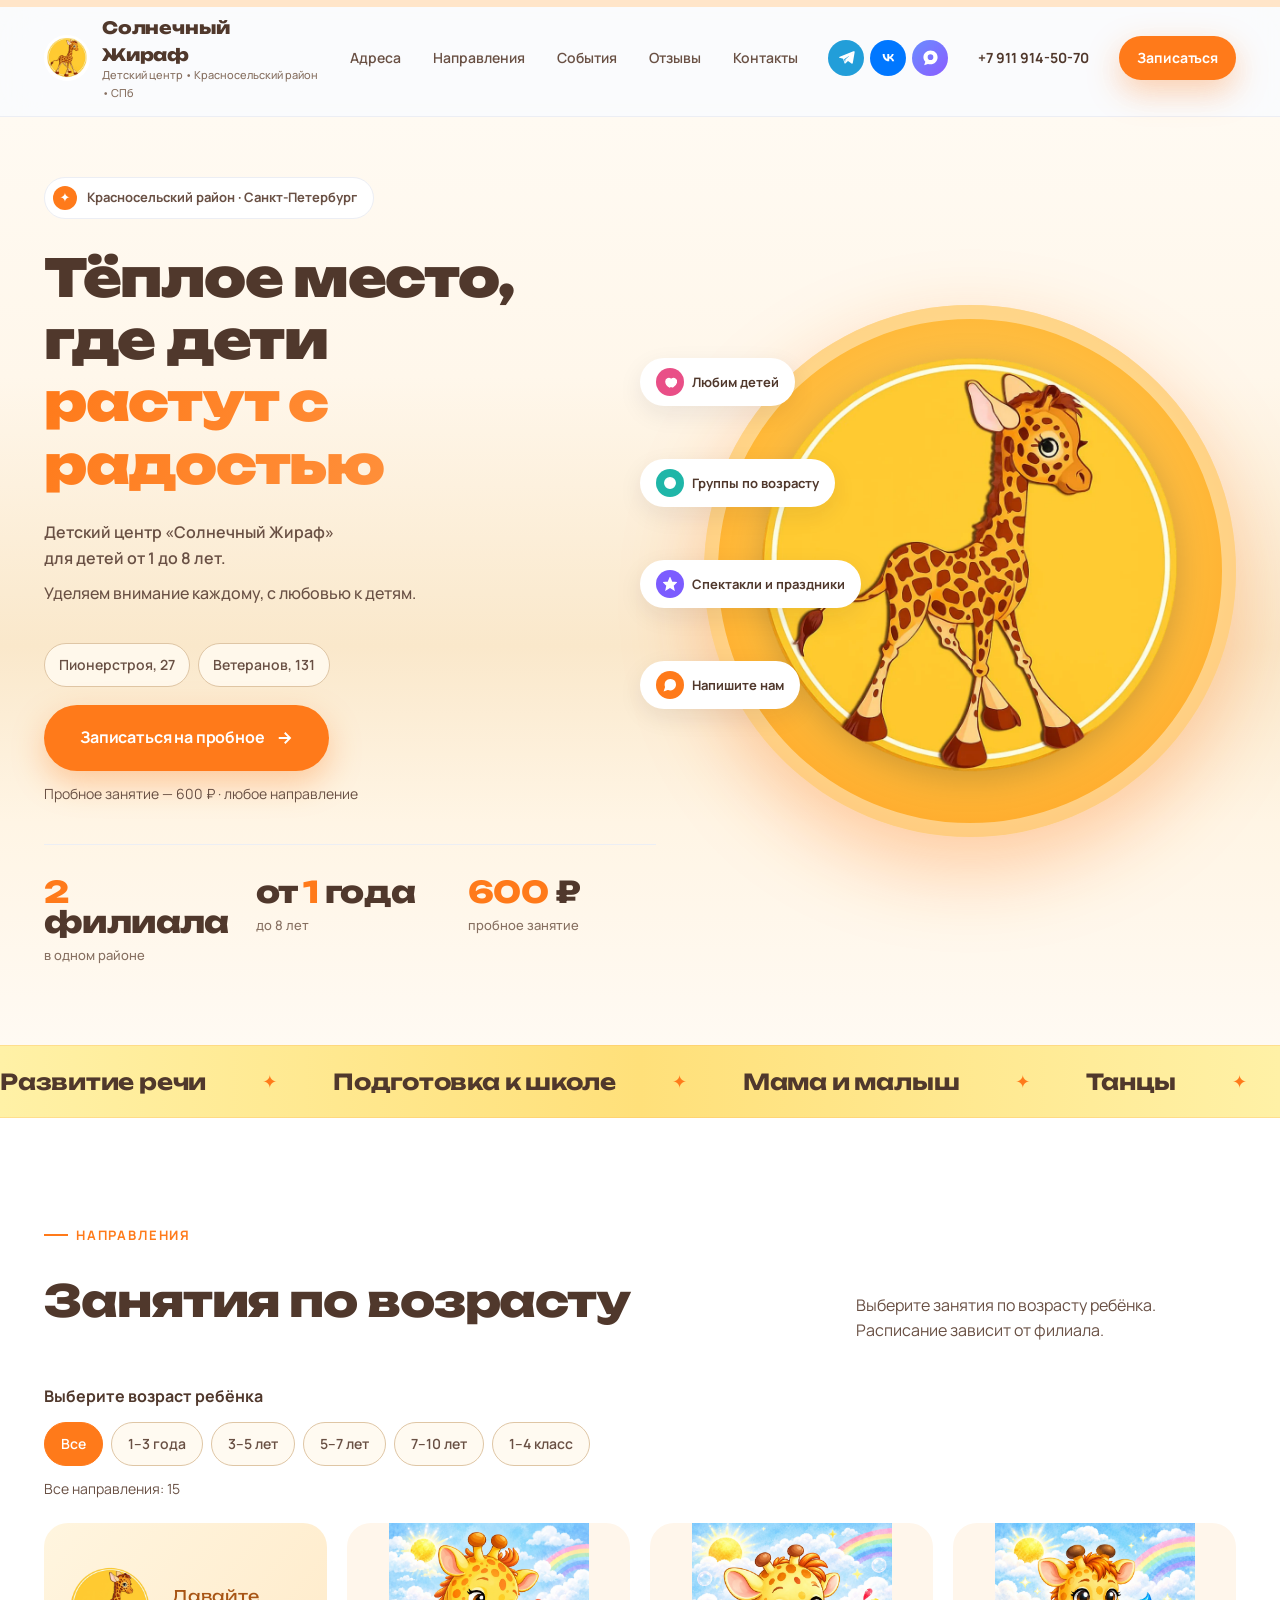
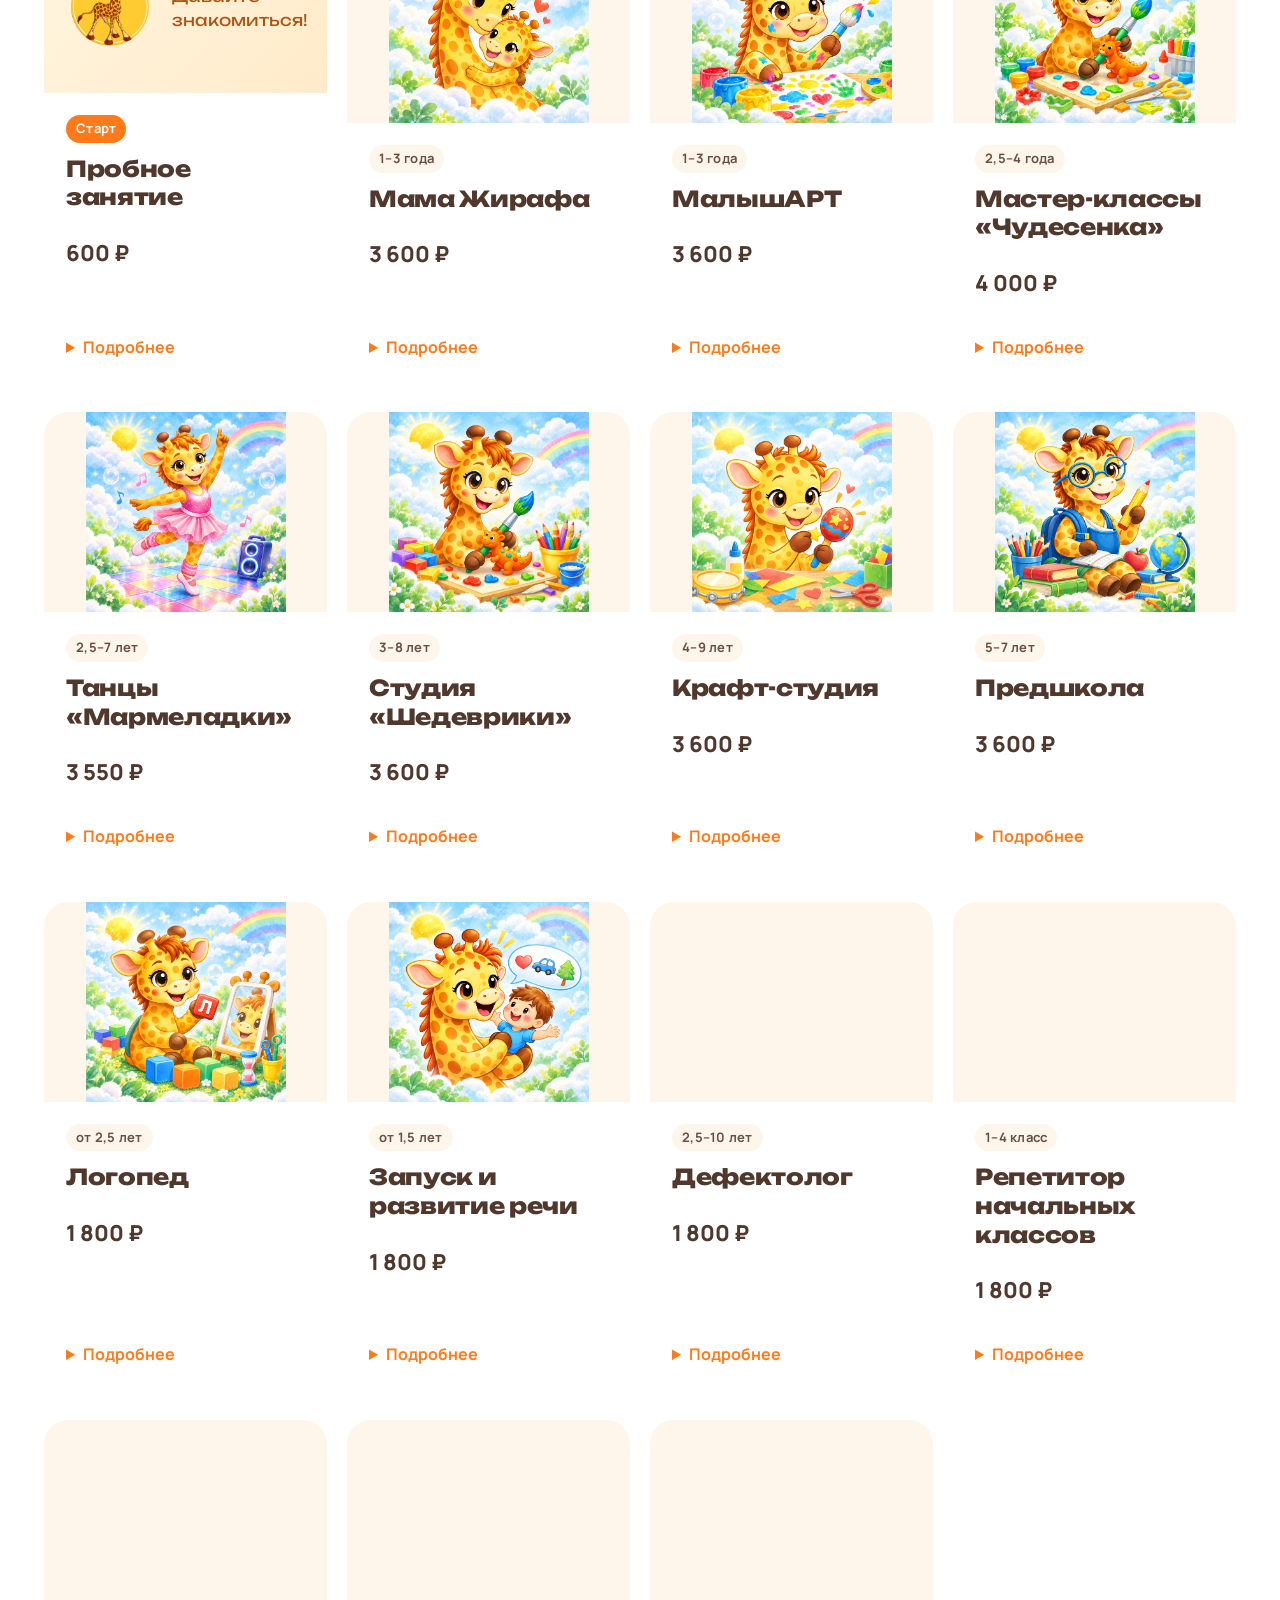
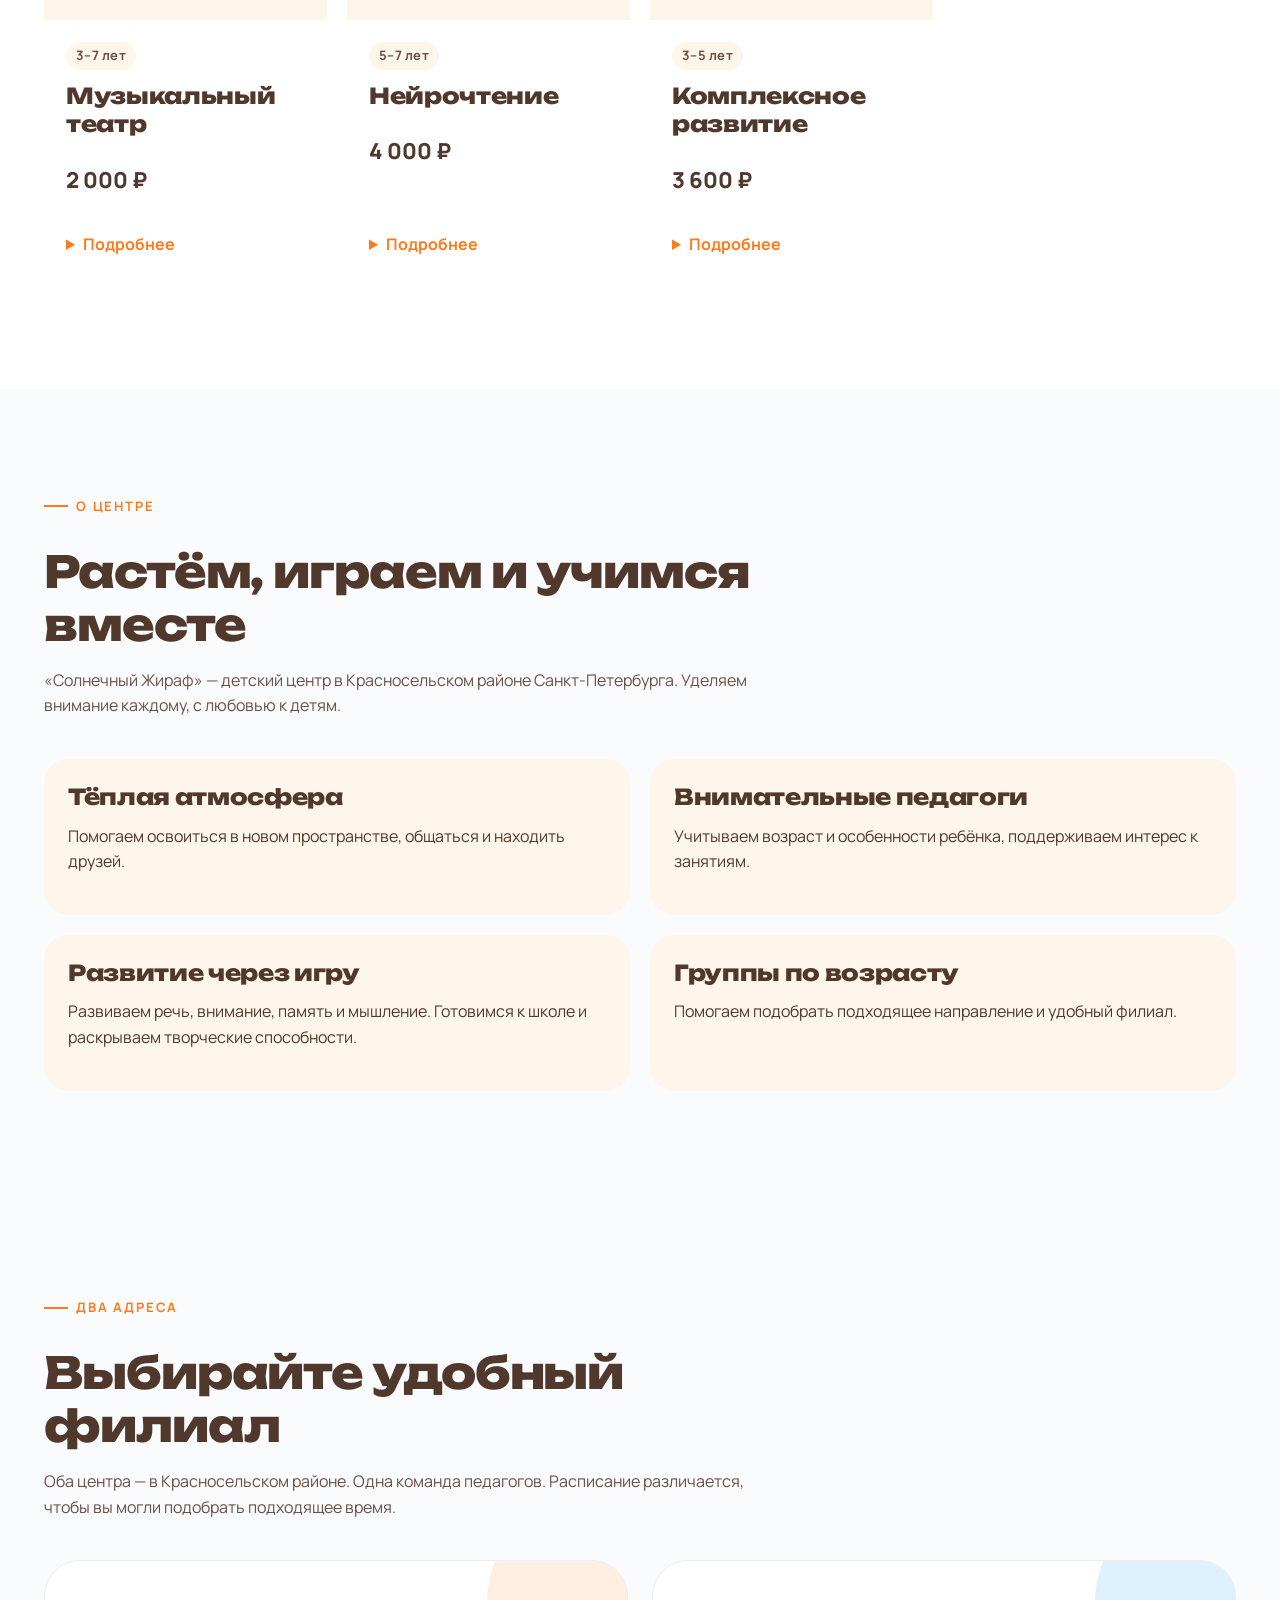
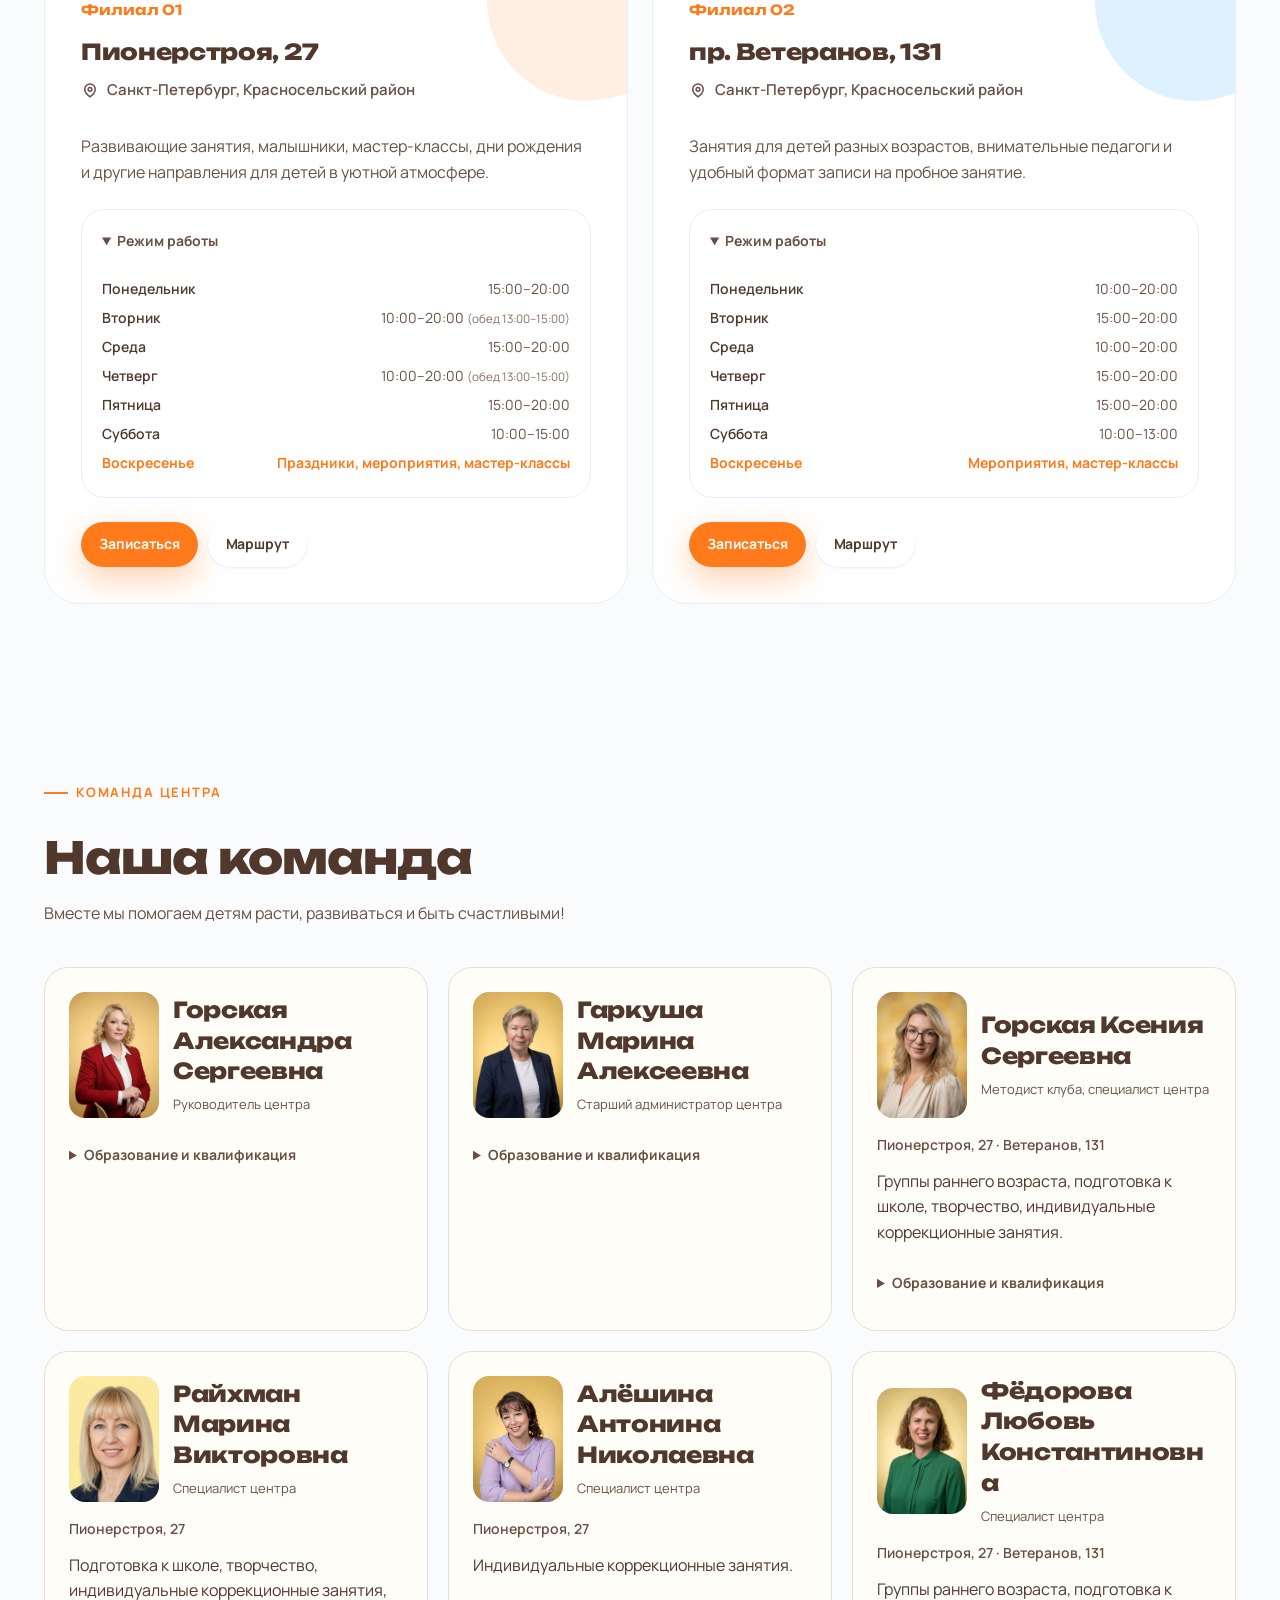
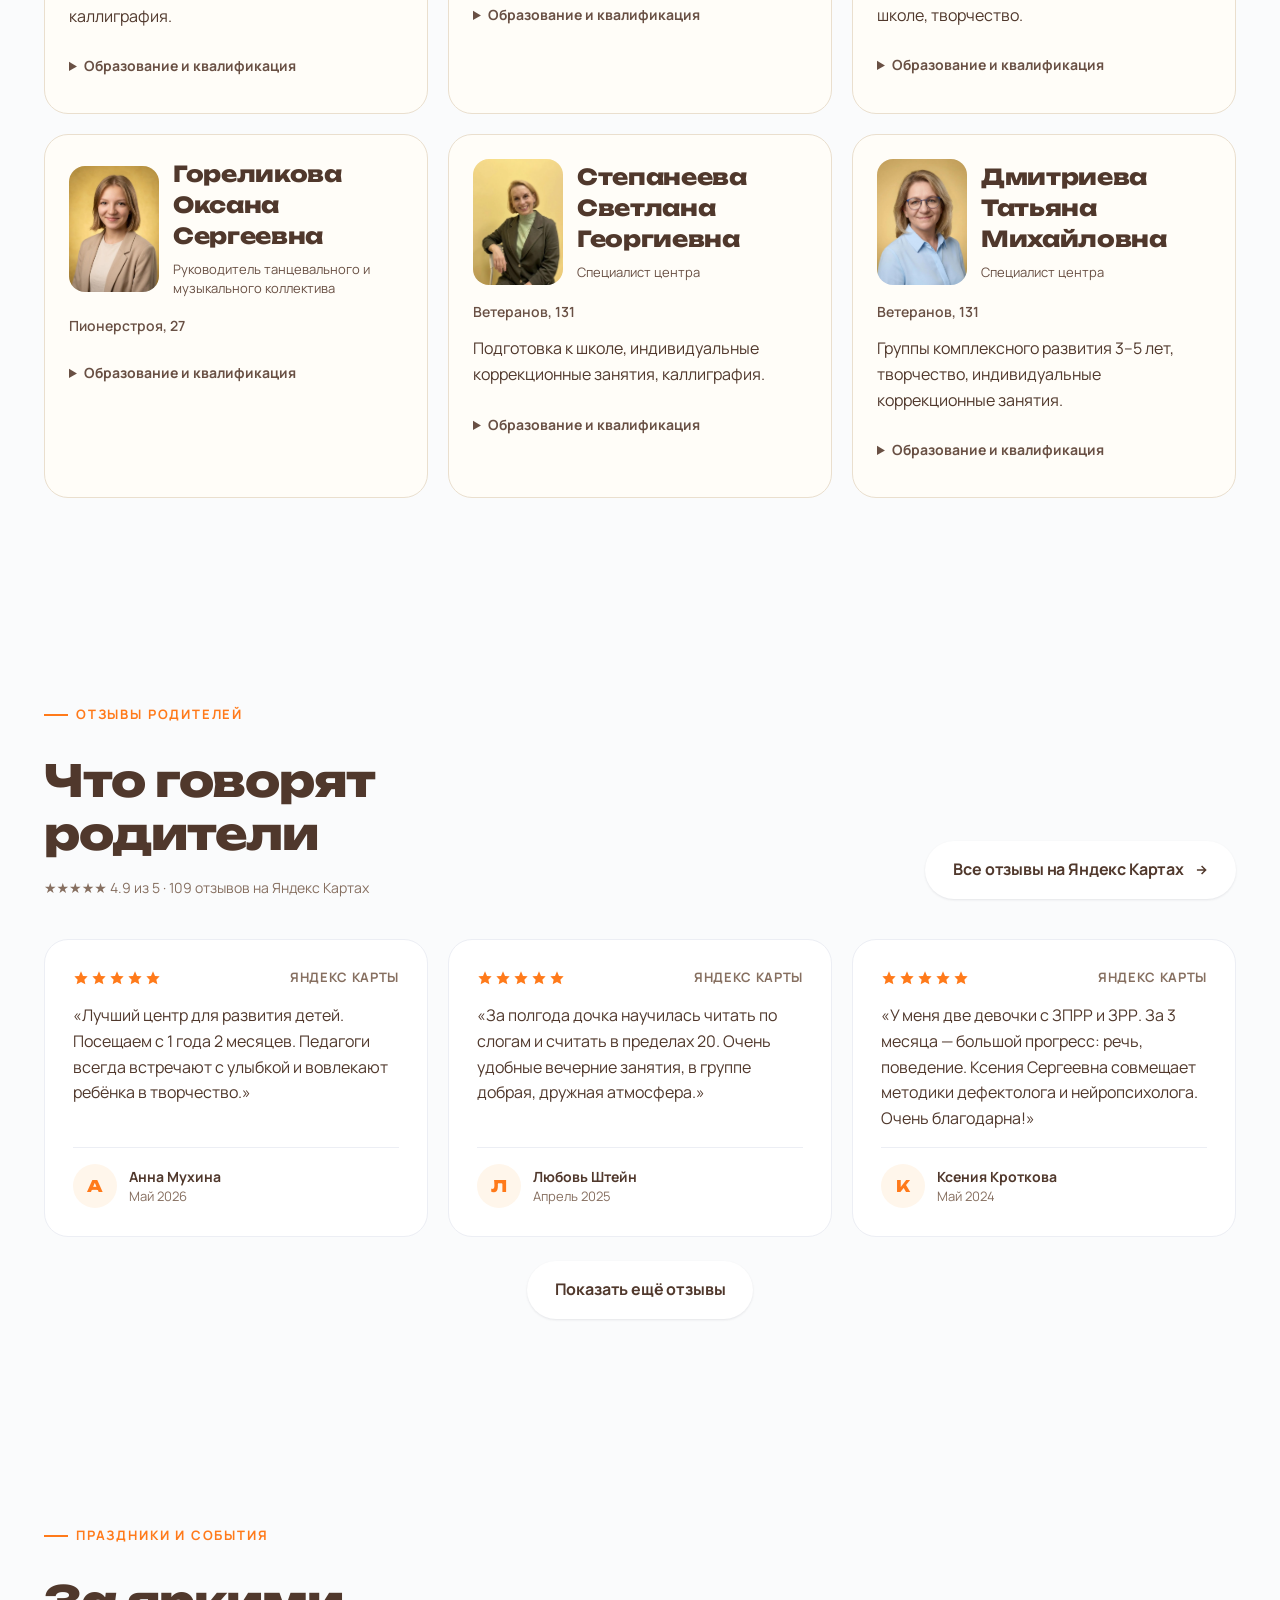
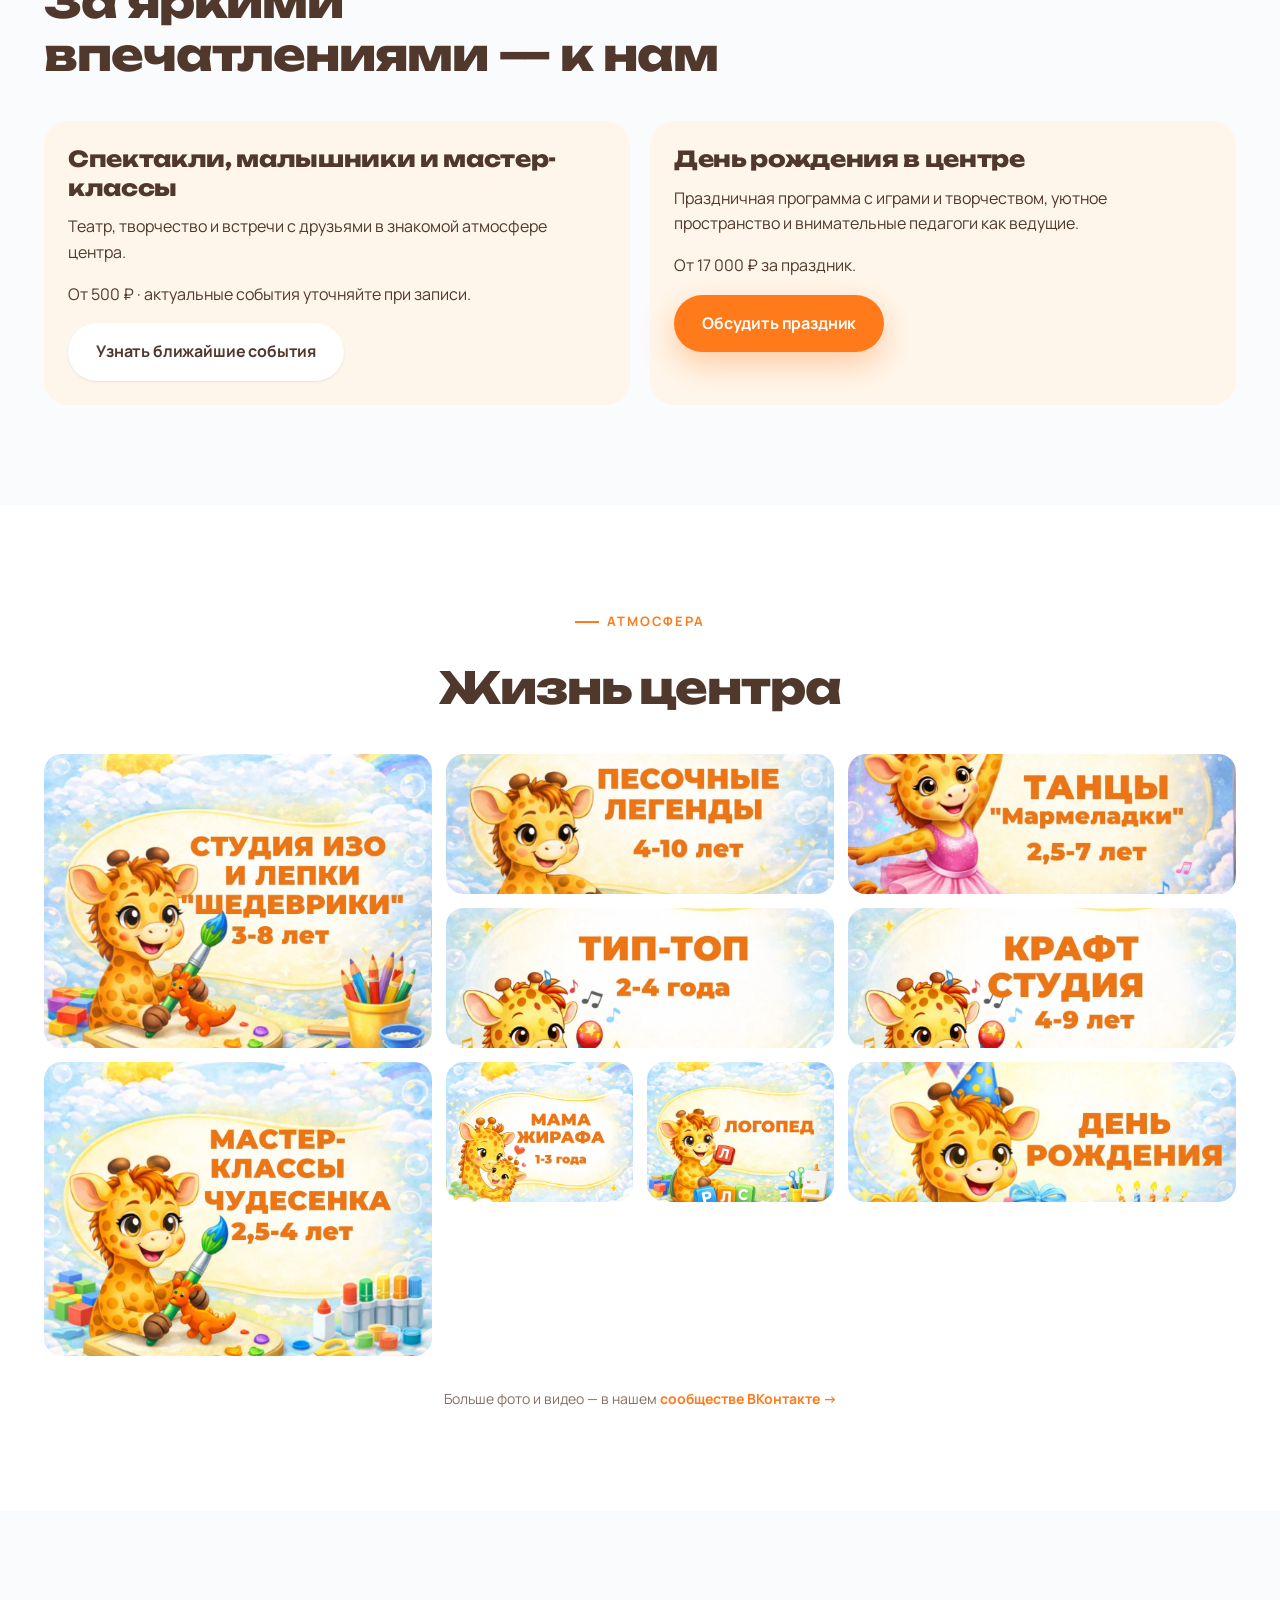
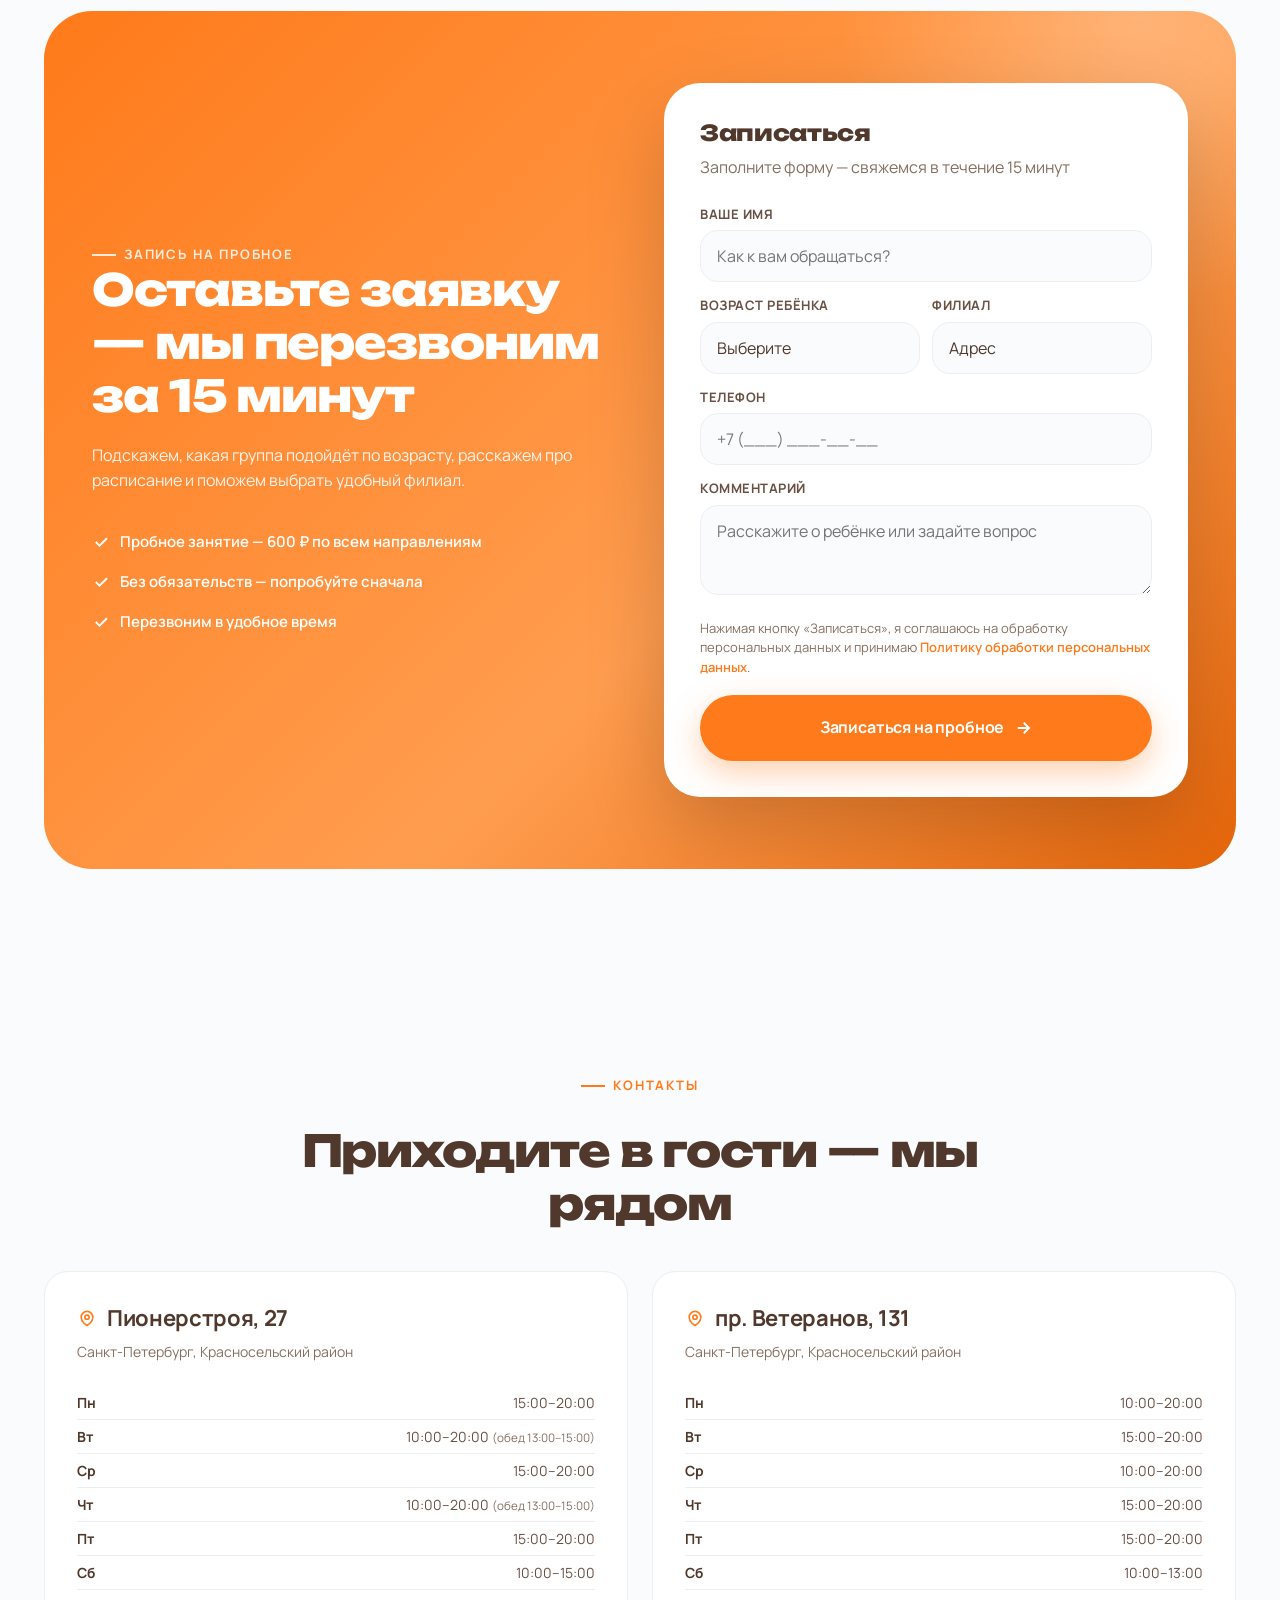
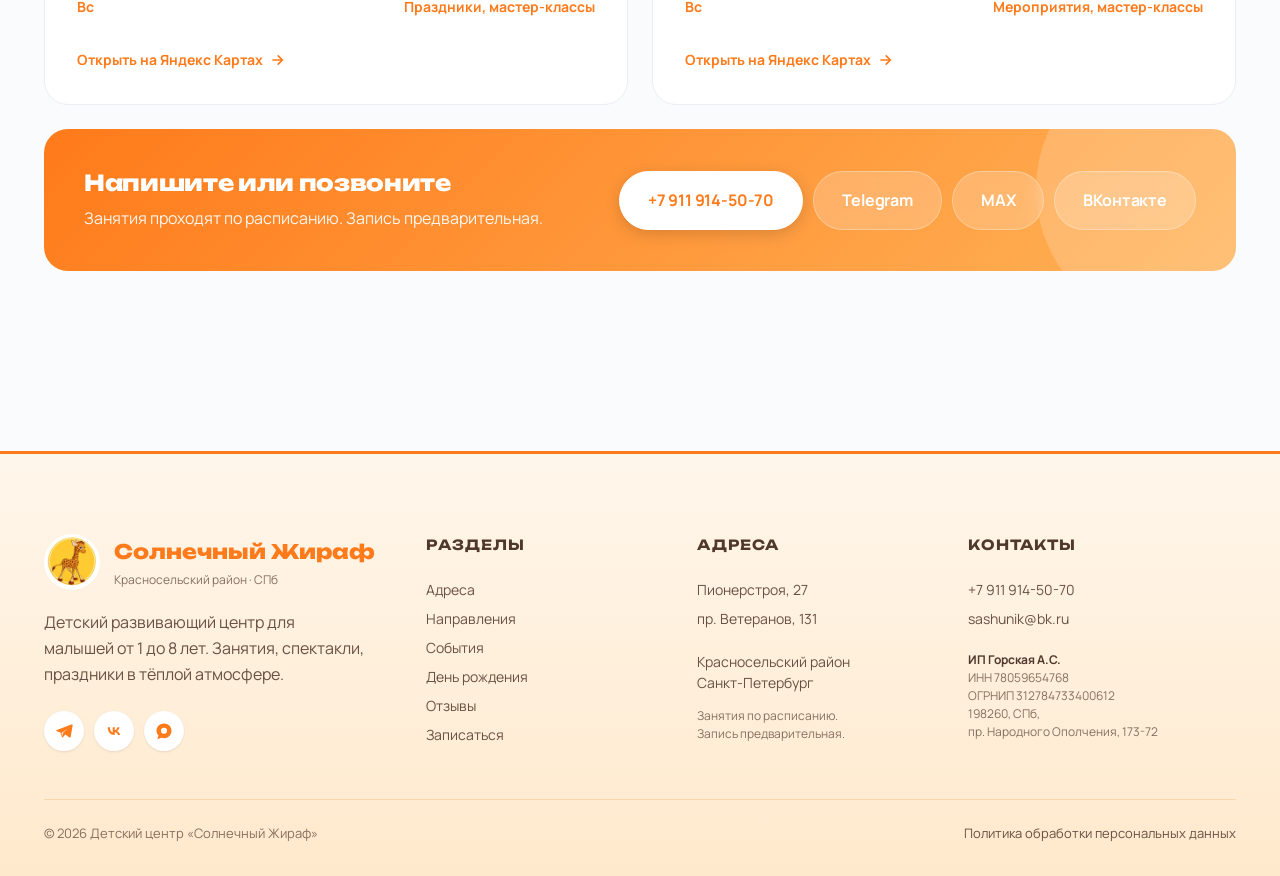
<file: index.html>
<!DOCTYPE html>
<html lang="ru">
<head>
  <meta charset="UTF-8">
  <meta name="viewport" content="width=device-width, initial-scale=1.0">
  <title>Детский центр «Солнечный Жираф» — Красносельский район, Санкт-Петербург</title>
  <meta name="description" content="Детский развивающий центр «Солнечный Жираф» в Красносельском районе Санкт-Петербурга. Занятия, мастер-классы, спектакли и праздники для детей от 1 до 8 лет. Два адреса: Пионерстроя, 27 и пр. Ветеранов, 131.">
  <meta name="keywords" content="детский центр Красносельский район, детский клуб Красносельский район, детский развивающий центр, развивающие занятия для детей, занятия для детей от 1 года, развитие детей от 1 до 8 лет, мама и малыш занятия, логопед для ребёнка, подготовка к школе, мастер-классы для детей, спектакли для малышей, детский центр на Пионерстроя, детский центр на Ветеранов, день рождения в детском центре, детские праздники Красносельский район">

  <link rel="icon" type="image/jpeg" href="photo_2026-03-06_17-56-13.jpg">
  <link rel="apple-touch-icon" href="photo_2026-03-06_17-56-13.jpg">

  <meta property="og:type" content="website">
  <meta property="og:title" content="Детский центр «Солнечный Жираф» — Красносельский район, СПб">
  <meta property="og:description" content="Развитие детей от 1 до 8 лет: занятия, мастер-классы, спектакли и праздники. Два адреса в Красносельском районе. Пробное занятие — 600 ₽.">
  <meta property="og:image" content="og-preview.jpg">
  <meta property="og:image:width" content="1280">
  <meta property="og:image:height" content="500">
  <meta property="og:locale" content="ru_RU">
  <meta property="og:site_name" content="Солнечный Жираф">
  <meta name="twitter:card" content="summary_large_image">
  <meta name="twitter:image" content="og-preview.jpg">

  <link rel="preconnect" href="https://fonts.googleapis.com">
  <link rel="preconnect" href="https://fonts.gstatic.com" crossorigin>
  <link href="https://fonts.googleapis.com/css2?family=Manrope:wght@400;500;600;700;800&family=Unbounded:wght@500;700;800;900&display=swap" rel="stylesheet">

  <style>
    /* ================================================================
       DESIGN SYSTEM
       ================================================================ */
    :root {
      /* Brand */
      --orange:      #FF7A1A;
      --orange-dk:   #E5650A;
      --orange-lt:   #FFF1E0;

      /* Pastels */
      --peach:       #FFE0C7;
      --cream:       #FFF6EB;
      --mint:        #C8F0DC;
      --sky:         #BEE3FF;
      --lilac:       #E7DCFF;
      --pink:        #FFD9E6;
      --lemon:       #FFF1A6;

      /* Neutrals */
      --ink:         #1A1F2E;
      --ink-2:       #3D4759;
      --ink-3:       #6F7A8C;
      --line:        #ECEEF4;
      --bg:          #FAFBFC;
      --paper:       #FFFFFF;

      /* Vivid */
      --teal:        #1FB6A8;
      --violet:      #7C5CFF;
      --berry:       #E94F87;

      /* Radii */
      --r-xs: 12px;
      --r-sm: 18px;
      --r:    24px;
      --r-lg: 36px;
      --r-xl: 48px;
      --r-pill: 999px;

      /* Shadows */
      --sh-1: 0 1px 3px rgba(26,31,46,.06), 0 1px 2px rgba(26,31,46,.04);
      --sh-2: 0 8px 24px rgba(26,31,46,.08);
      --sh-3: 0 18px 48px rgba(26,31,46,.10);
      --sh-orange: 0 12px 32px rgba(255,122,26,.35);

      /* Type */
      --font-display: 'Unbounded', 'Manrope', system-ui, sans-serif;
      --font-text: 'Manrope', system-ui, sans-serif;
    }

    *, *::before, *::after { box-sizing: border-box; margin: 0; padding: 0; }
    html { scroll-behavior: smooth; -webkit-text-size-adjust: 100%; }
    body {
      font-family: var(--font-text);
      background: var(--bg);
      color: var(--ink);
      line-height: 1.55;
      font-size: 16px;
      -webkit-font-smoothing: antialiased;
      overflow-x: hidden;
    }
    img { max-width: 100%; display: block; }
    a { color: inherit; text-decoration: none; }
    button { font: inherit; cursor: pointer; border: 0; background: transparent; color: inherit; }

    /* ================================================================
       LAYOUT
       ================================================================ */
    .wrap { max-width: 1240px; margin: 0 auto; padding: 0 24px; }
    .section { padding: 100px 0; position: relative; }
    .section--tight { padding: 72px 0; }
    @media (max-width: 760px) {
      .section { padding: 64px 0; }
      .section--tight { padding: 48px 0; }
    }

    /* ================================================================
       TYPOGRAPHY
       ================================================================ */
    .eyebrow {
      display: inline-flex; align-items: center; gap: 8px;
      font-family: var(--font-text);
      font-size: 13px; font-weight: 700;
      text-transform: uppercase; letter-spacing: 0.14em;
      color: var(--orange);
    }
    .eyebrow::before {
      content: ''; width: 24px; height: 2px; background: var(--orange);
    }

    h1, h2, h3 { font-family: var(--font-display); font-weight: 800; letter-spacing: -0.02em; line-height: 1.1; color: var(--ink); }
    h1 { font-size: clamp(26px, 4.2vw, 52px); font-weight: 900; }
    h2 { font-size: clamp(24px, 3.6vw, 44px); }
    h3 { font-size: clamp(17px, 1.8vw, 22px); }
    .lead { font-size: clamp(15px, 1.4vw, 18px); color: var(--ink-2); line-height: 1.55; font-weight: 500; }

    /* ================================================================
       BUTTONS
       ================================================================ */
    .btn {
      display: inline-flex; align-items: center; justify-content: center; gap: 10px;
      padding: 16px 28px;
      border-radius: var(--r-pill);
      font-family: var(--font-text); font-weight: 700; font-size: 15px;
      transition: transform .25s cubic-bezier(.2,.7,.3,1), box-shadow .25s, background .2s, color .2s;
      white-space: nowrap;
      letter-spacing: -0.01em;
    }
    .btn:hover { transform: translateY(-2px); }
    .btn:active { transform: translateY(0); }
    .btn--primary { background: var(--orange); color: #fff; box-shadow: var(--sh-orange); }
    .btn--primary:hover { background: var(--orange-dk); }
    .btn--orange { background: var(--orange); color: #fff; box-shadow: var(--sh-orange); }
    .btn--orange:hover { background: var(--orange-dk); }
    .btn--ghost { background: transparent; color: var(--orange); border: 1.5px solid var(--orange); }
    .btn--ghost:hover { background: var(--orange); color: #fff; }
    .btn--soft { background: var(--paper); color: var(--ink); box-shadow: var(--sh-1); }
    .btn--soft:hover { box-shadow: var(--sh-2); }
    .btn--sm { padding: 11px 18px; font-size: 13px; }
    .btn--lg { padding: 20px 36px; font-size: 17px; }
    .btn .arr { transition: transform .25s; }
    .btn:hover .arr { transform: translateX(4px); }

    /* ================================================================
       NAVIGATION
       ================================================================ */
    .nav {
      position: sticky; top: 0; z-index: 100;
      background: rgba(250,251,252,.72);
      backdrop-filter: saturate(180%) blur(20px);
      -webkit-backdrop-filter: saturate(180%) blur(20px);
      border-bottom: 1px solid var(--line);
    }
    .nav__inner {
      max-width: 1240px; margin: 0 auto; padding: 14px 24px;
      display: flex; align-items: center; gap: 16px;
    }
    .nav__brand { display: flex; align-items: center; gap: 12px; }
    .nav__logo {
      width: 46px; height: 46px; border-radius: 50%; object-fit: cover;
      background: var(--lemon);
    }
    .nav__name { font-family: var(--font-display); font-weight: 800; font-size: 17px; letter-spacing: -0.01em; }
    .nav__sub { font-size: 11px; color: var(--ink-3); font-weight: 500; margin-top: -2px; }
    .nav__menu { display: flex; gap: 4px; margin: 0 auto; list-style: none; }
    .nav__menu a {
      display: inline-block;
      padding: 9px 14px; border-radius: var(--r-pill);
      font-size: 14px; font-weight: 600; color: var(--ink-2);
      transition: background .2s, color .2s;
    }
    .nav__menu a:hover { background: var(--cream); color: var(--ink); }
    .nav__soc { display: flex; gap: 6px; }
    .nav__soc a {
      width: 36px; height: 36px; border-radius: 50%;
      display: inline-flex; align-items: center; justify-content: center;
      transition: transform .2s, box-shadow .2s;
      color: #fff;
    }
    .nav__soc a:hover { transform: translateY(-2px); }
    .nav__soc svg { width: 17px; height: 17px; fill: currentColor; }
    .ns-tg { background: #229ED9; }
    .ns-vk { background: #0077FF; }
    .ns-max { background: linear-gradient(135deg, #6A8DFF 0%, #8B5CFF 100%); }
    .nav__phone {
      font-weight: 700; font-size: 14px;
      padding: 8px 14px; border-radius: var(--r-pill);
      transition: background .2s;
      white-space: nowrap;
    }
    .nav__phone:hover { background: var(--cream); }
    .nav__burger {
      display: none;
      width: 44px; height: 44px;
      border-radius: 50%;
      background: var(--orange); color: #fff;
      align-items: center; justify-content: center;
      box-shadow: var(--sh-orange);
    }
    .nav__burger svg { width: 20px; height: 20px; }

    @media (max-width: 1080px) {
      .nav__menu { display: none; }
      .nav__soc { display: none; }
      .nav__phone { display: none; }
      .nav__burger { display: inline-flex; }
      .nav__inner > .btn { display: none; }
    }

    /* Mobile menu */
    .mob {
      position: fixed; inset: 0; z-index: 999;
      background: rgba(26,31,46,.5);
      backdrop-filter: blur(8px);
      opacity: 0; pointer-events: none;
      transition: opacity .3s;
    }
    .mob.open { opacity: 1; pointer-events: auto; }
    .mob__panel {
      position: absolute; top: 0; right: 0; bottom: 0;
      width: min(360px, 88vw);
      background: var(--paper);
      padding: 24px;
      transform: translateX(100%);
      transition: transform .35s cubic-bezier(.2,.7,.3,1);
      overflow-y: auto;
    }
    .mob.open .mob__panel { transform: translateX(0); }
    .mob__hd { display: flex; align-items: center; justify-content: space-between; margin-bottom: 28px; }
    .mob__close { width: 40px; height: 40px; border-radius: 50%; background: var(--cream); display: inline-flex; align-items: center; justify-content: center; }
    .mob__close svg { width: 18px; height: 18px; }
    .mob__nav { list-style: none; margin-bottom: 24px; }
    .mob__nav a {
      display: block; padding: 14px 0;
      font-size: 18px; font-weight: 700; color: var(--ink);
      border-bottom: 1px solid var(--line);
    }
    .mob__cta { display: grid; gap: 10px; margin-top: 24px; }
    .mob__cta .btn { width: 100%; }
    .mob__soc { display: flex; gap: 10px; justify-content: center; margin-top: 20px; }
    .mob__soc a {
      width: 44px; height: 44px; border-radius: 50%;
      display: inline-flex; align-items: center; justify-content: center;
      color: #fff;
    }
    .mob__soc svg { width: 20px; height: 20px; fill: currentColor; }

    /* ================================================================
       HERO
       ================================================================ */
    .hero {
      position: relative;
      padding: 60px 0 80px;
      overflow: hidden;
    }
    .hero__inner {
      display: grid;
      grid-template-columns: 1.15fr 1fr;
      gap: 48px;
      align-items: center;
    }
    .hero__eyebrow {
      display: inline-flex; align-items: center; gap: 10px;
      background: var(--paper);
      padding: 8px 16px 8px 8px;
      border-radius: var(--r-pill);
      border: 1px solid var(--line);
      font-size: 13px; font-weight: 700; color: var(--ink-2);
      margin-bottom: 28px;
    }
    .hero__eyebrow .dot {
      width: 24px; height: 24px; border-radius: 50%;
      background: var(--orange);
      display: inline-flex; align-items: center; justify-content: center;
      color: #fff; font-size: 13px;
    }

    .hero__title { margin-bottom: 24px; }
    .hero__title .word--accent {
      background: linear-gradient(120deg, var(--orange) 0%, #FF9D4F 100%);
      -webkit-background-clip: text;
      background-clip: text;
      color: transparent;
      display: inline-block;
    }
    .hero__title .word--sun {
      position: relative; display: inline-block;
    }
    .hero__title .word--sun::after {
      content: '';
      position: absolute; right: -14px; top: -12px;
      width: 28px; height: 28px; border-radius: 50%;
      background: var(--lemon);
      box-shadow: 0 0 32px rgba(255,209,90,.6);
      z-index: -1;
    }

    .hero__lead { margin-bottom: 36px; max-width: 540px; }

    .hero__cta { display: flex; flex-wrap: wrap; gap: 12px; margin-bottom: 40px; }

    .hero__stats {
      display: grid; grid-template-columns: repeat(3, 1fr); gap: 24px;
      padding-top: 32px;
      border-top: 1px solid var(--line);
    }
    .hero__stat { }
    .hero__stat .num {
      font-family: var(--font-display); font-weight: 800;
      font-size: clamp(20px, 2.4vw, 30px);
      color: var(--ink); line-height: 1;
      letter-spacing: -0.02em;
    }
    .hero__stat .num span { color: var(--orange); }
    .hero__stat .lbl { font-size: 13px; color: var(--ink-3); margin-top: 8px; font-weight: 500; }

    /* Hero visual side */
    .hero__visual {
      position: relative;
      aspect-ratio: 1;
      max-width: 560px;
      margin-left: auto;
    }
    .hero__giraffe {
      position: relative;
      width: 100%; height: 100%;
      border-radius: 50%;
      background: radial-gradient(circle at 50% 45%, #FFE07A 0%, #FFB838 60%, #FF9015 100%);
      display: flex; align-items: center; justify-content: center;
      box-shadow:
        0 30px 80px rgba(255,122,26,.35),
        inset 0 0 0 14px rgba(255,255,255,.4);
      animation: bob 5s ease-in-out infinite;
    }
    .hero__giraffe img {
      width: 92%; height: 92%; object-fit: contain;
      filter: drop-shadow(0 8px 16px rgba(0,0,0,.18));
    }
    @keyframes bob {
      0%, 100% { transform: translateY(0) rotate(-1deg); }
      50%      { transform: translateY(-18px) rotate(1.5deg); }
    }

    /* Floating chips around hero */
    .hero__chip {
      position: absolute;
      background: var(--paper);
      padding: 10px 16px;
      border-radius: var(--r-pill);
      box-shadow: var(--sh-2);
      font-size: 13px; font-weight: 700;
      display: flex; align-items: center; gap: 8px;
      animation: float 6s ease-in-out infinite;
      color: var(--ink);
      transition: transform .2s, box-shadow .2s;
    }
    a.hero__chip:hover { box-shadow: var(--sh-3); }
    a.hero__chip:hover .ico { transform: scale(1.1); }
    .hero__chip .ico { transition: transform .2s; }
    .hero__chip .ico {
      width: 28px; height: 28px; border-radius: 50%;
      display: inline-flex; align-items: center; justify-content: center;
      color: #fff;
    }
    .hero__chip .ico svg { width: 14px; height: 14px; fill: currentColor; }
    .hero__chip--1 { top: 12%;    left: -6%;  animation-delay: 0s; }
    .hero__chip--2 { top: 6%;     right: -10%; animation-delay: 1.5s; }
    .hero__chip--3 { bottom: 16%; left: -12%; animation-delay: 3s; }
    .hero__chip--4 { bottom: 8%;  right: -4%; animation-delay: 4.5s; }
    .hero__chip--1 .ico { background: var(--berry); }
    .hero__chip--2 .ico { background: var(--teal); }
    .hero__chip--3 .ico { background: var(--violet); }
    .hero__chip--4 .ico { background: var(--orange); }
    @keyframes float {
      0%, 100% { transform: translateY(0); }
      50%      { transform: translateY(-12px); }
    }

    /* Hero background decorations */
    .hero__blob {
      position: absolute; pointer-events: none; z-index: -1;
      border-radius: 50%; filter: blur(60px); opacity: .55;
    }
    .hero__blob--1 { width: 460px; height: 460px; background: var(--peach); top: -100px; right: -80px; }
    .hero__blob--2 { width: 380px; height: 380px; background: var(--sky); bottom: -120px; left: -100px; }

    @media (max-width: 980px) {
      .hero__inner { grid-template-columns: 1fr; gap: 64px; text-align: center; }
      .hero__eyebrow { margin: 0 auto 24px; }
      .hero__lead { margin-left: auto; margin-right: auto; }
      .hero__cta { justify-content: center; }
      .hero__visual { margin: 0 auto; max-width: 420px; }
      .hero__stats { max-width: 480px; margin-left: auto; margin-right: auto; }
    }
    @media (max-width: 600px) {
      .hero__chip { font-size: 11px; padding: 7px 12px; }
      .hero__stats { grid-template-columns: 1fr 1fr; gap: 16px; }
      .hero__stat:nth-child(3) { grid-column: 1 / -1; }
    }

    /* ================================================================
       MARQUEE / TICKER
       ================================================================ */
    .ticker {
      background: linear-gradient(90deg, var(--lemon) 0%, #FFE07A 50%, var(--lemon) 100%);
      color: var(--ink);
      padding: 18px 0;
      overflow: hidden;
      border-top: 1px solid rgba(255,178,87,.3);
      border-bottom: 1px solid rgba(255,178,87,.3);
    }
    .ticker__track {
      display: flex; gap: 56px;
      animation: tickerScroll 38s linear infinite;
      white-space: nowrap;
      width: max-content;
    }
    .ticker__item {
      font-family: var(--font-display);
      font-size: 22px; font-weight: 700;
      letter-spacing: -0.01em;
      display: flex; align-items: center; gap: 56px;
    }
    .ticker__item::after {
      content: '✦';
      color: var(--orange);
      font-size: 18px;
    }
    @keyframes tickerScroll {
      to { transform: translateX(-50%); }
    }

    /* ================================================================
       BRANCHES
       ================================================================ */
    .branches { display: grid; grid-template-columns: 1fr 1fr; gap: 24px; }
    .branch {
      position: relative;
      background: var(--paper);
      border-radius: var(--r-lg);
      padding: 36px;
      border: 1px solid var(--line);
      transition: transform .3s, box-shadow .3s;
      overflow: hidden;
    }
    .branch:hover { transform: translateY(-6px); box-shadow: var(--sh-3); }
    .branch::after {
      content: '';
      position: absolute; top: -60px; right: -60px;
      width: 200px; height: 200px; border-radius: 50%;
      background: var(--peach); opacity: .5;
      z-index: 0;
    }
    .branch--2::after { background: var(--sky); }
    .branch > * { position: relative; z-index: 1; }

    .branch__num {
      display: inline-block;
      font-family: var(--font-display);
      font-size: 14px; font-weight: 700;
      color: var(--orange);
      margin-bottom: 16px;
    }
    .branch__title { margin-bottom: 12px; font-size: clamp(18px, 2.2vw, 24px); }
    .branch__addr {
      display: inline-flex; align-items: center; gap: 8px;
      color: var(--ink-2); font-weight: 600; font-size: 15px;
      margin-bottom: 20px;
    }
    .branch__addr svg { width: 18px; height: 18px; }
    .branch__desc { color: var(--ink-2); margin-bottom: 24px; font-size: 15px; }

    .branch__hours {
      background: rgba(255,255,255,.7);
      backdrop-filter: blur(8px);
      border-radius: var(--r);
      padding: 20px;
      margin-bottom: 24px;
      border: 1px solid var(--line);
    }
    .branch__hours h4 {
      font-family: var(--font-text); font-size: 11px; font-weight: 700;
      text-transform: uppercase; letter-spacing: .1em; color: var(--ink-3);
      margin-bottom: 12px;
    }
    .branch__hours table { width: 100%; border-collapse: collapse; }
    .branch__hours td { padding: 4px 0; font-size: 13px; }
    .branch__hours td:first-child { color: var(--ink); font-weight: 600; }
    .branch__hours td:last-child { color: var(--ink-2); text-align: right; }
    .branch__hours .sun td { color: var(--orange); font-weight: 700; }

    .branch__btns { display: flex; flex-wrap: wrap; gap: 10px; }

    @media (max-width: 760px) { .branches { grid-template-columns: 1fr; } }

    /* ================================================================
       BENTO (Why us)
       ================================================================ */
    .why {
      display: grid;
      grid-template-columns: repeat(6, 1fr);
      grid-auto-rows: minmax(160px, auto);
      gap: 16px;
    }
    .why__card {
      border-radius: var(--r);
      padding: 28px;
      display: flex; flex-direction: column; justify-content: space-between;
      gap: 16px;
      transition: transform .3s, box-shadow .3s;
      position: relative;
      overflow: hidden;
    }
    .why__card:hover { transform: translateY(-4px); box-shadow: var(--sh-2); }
    .why__card h3 { font-size: 20px; line-height: 1.15; }
    .why__card p { color: var(--ink-2); font-size: 14px; }
    .why__icon {
      width: 44px; height: 44px; border-radius: 14px;
      background: rgba(255,255,255,.7);
      display: inline-flex; align-items: center; justify-content: center;
      color: var(--ink);
    }
    .why__icon svg { width: 22px; height: 22px; stroke: currentColor; fill: none; stroke-width: 2; }

    /* Bento positions & colors */
    .why__card--1 { grid-column: span 3; background: var(--peach); }
    .why__card--2 { grid-column: span 3; background: var(--mint); }
    .why__card--3 { grid-column: span 2; background: var(--sky); }
    .why__card--4 { grid-column: span 2; background: var(--lilac); }
    .why__card--5 { grid-column: span 2; background: var(--pink); }
    .why__card--6 {
      grid-column: span 4;
      background: linear-gradient(135deg, var(--orange) 0%, #FFB257 100%);
      color: #fff;
      position: relative;
    }
    .why__card--6::before {
      content: ''; position: absolute;
      right: -40px; bottom: -40px;
      width: 220px; height: 220px; border-radius: 50%;
      background: rgba(255,255,255,.18);
      pointer-events: none;
    }
    .why__card--6 > * { position: relative; z-index: 1; }
    .why__card--6 h3 { color: #fff; }
    .why__card--6 p { color: rgba(255,255,255,.92); }
    .why__card--6 .why__icon { background: rgba(255,255,255,.25); color: #fff; }
    .why__card--6 .btn--orange { background: #fff; color: var(--orange); box-shadow: 0 4px 16px rgba(0,0,0,.15); }
    .why__card--6 .btn--orange:hover { background: var(--ink); color: #fff; }
    .why__card--7 { grid-column: span 2; background: var(--lemon); }

    .why__card--1 h3, .why__card--2 h3 { font-size: 20px; }

    .why__big {
      font-family: var(--font-display);
      font-size: 64px; font-weight: 900; line-height: .9;
      letter-spacing: -0.04em;
    }

    @media (max-width: 980px) {
      .why { grid-template-columns: repeat(2, 1fr); }
      .why__card--1, .why__card--2, .why__card--3, .why__card--4,
      .why__card--5, .why__card--6, .why__card--7 { grid-column: span 1; }
      .why__card--6 { grid-column: span 2; }
      .why__card--1, .why__card--2 { grid-column: span 2; }
    }
    @media (max-width: 560px) {
      .why { grid-template-columns: 1fr; }
      .why__card--1, .why__card--2, .why__card--6 { grid-column: span 1; }
    }

    /* ================================================================
       SECTION HEADER
       ================================================================ */
    .shead { margin-bottom: 56px; max-width: 740px; }
    .shead .eyebrow { margin-bottom: 18px; }
    .shead h2 { margin-bottom: 16px; }
    .shead p { color: var(--ink-2); font-size: 18px; line-height: 1.5; }
    .shead--center { margin-left: auto; margin-right: auto; text-align: center; }
    .shead--center .eyebrow { justify-content: center; }
    .shead--end {
      display: flex; align-items: flex-end; justify-content: space-between; gap: 32px;
      max-width: 100%; flex-wrap: wrap;
    }
    .shead--end > div { max-width: 600px; }

    /* ================================================================
       DIRECTIONS (services grid)
       ================================================================ */
    .dirs {
      display: grid;
      grid-template-columns: repeat(auto-fill, minmax(280px, 1fr));
      gap: 20px;
    }
    .dir {
      background: var(--paper);
      border-radius: var(--r);
      overflow: hidden;
      transition: transform .3s, box-shadow .3s;
      display: flex; flex-direction: column;
      position: relative;
    }
    .dir:hover { transform: translateY(-6px); box-shadow: var(--sh-3); }
    .dir__img {
      aspect-ratio: 1; overflow: hidden;
      background: var(--cream);
    }
    .dir__img img {
      width: 100%; height: 100%; object-fit: cover;
      transition: transform .5s cubic-bezier(.2,.7,.3,1);
    }
    .dir:hover .dir__img img { transform: scale(1.06); }
    .dir__placeholder {
      aspect-ratio: 1; display: flex; align-items: center; justify-content: center;
      font-family: var(--font-display); font-size: 90px; font-weight: 800;
      letter-spacing: -0.06em;
    }
    .dir__placeholder--art   { background: var(--pink);  color: var(--berry); }
    .dir__placeholder--brain { background: var(--lilac); color: var(--violet); }
    .dir__placeholder--book  { background: var(--mint);  color: var(--teal); }
    .dir__placeholder--star  { background: var(--sky);   color: #0E6CB8; }

    .dir__body { padding: 22px; flex: 1; display: flex; flex-direction: column; gap: 12px; }
    .dir__tags { display: flex; gap: 6px; flex-wrap: wrap; }
    .dir__tag {
      font-size: 11px; font-weight: 700;
      padding: 4px 10px; border-radius: var(--r-pill);
      background: var(--cream); color: var(--ink-2);
      letter-spacing: 0.02em;
    }
    .dir__tag--hot { background: var(--orange); color: #fff; }
    .dir__title { font-size: 19px; line-height: 1.2; font-weight: 800; font-family: var(--font-display); letter-spacing: -0.01em; }
    .dir__desc { color: var(--ink-2); font-size: 14px; line-height: 1.55; flex: 1; }
    .dir__foot {
      display: flex; align-items: center; justify-content: space-between;
      padding-top: 12px; border-top: 1px solid var(--line);
    }
    .dir__price { font-family: var(--font-display); font-weight: 800; font-size: 20px; color: var(--ink); letter-spacing: -0.02em; }
    .dir__price small { display: block; font-size: 10px; color: var(--ink-3); font-weight: 500; letter-spacing: 0.05em; text-transform: uppercase; margin-top: 2px; }
    .dir__go {
      width: 40px; height: 40px; border-radius: 50%;
      background: var(--orange-lt); color: var(--orange);
      display: inline-flex; align-items: center; justify-content: center;
      transition: background .2s, color .2s, transform .2s;
    }
    .dir:hover .dir__go { background: var(--orange); color: #fff; transform: rotate(-45deg); }
    .dir__go svg { width: 16px; height: 16px; }

    /* ================================================================
       HELP LIST (С чем помогаем)
       ================================================================ */
    .help {
      display: grid;
      grid-template-columns: repeat(2, 1fr);
      gap: 16px 64px;
      max-width: 1000px;
      margin: 0 auto;
    }
    .help li {
      display: flex; align-items: flex-start; gap: 18px;
      padding: 16px 0;
      border-bottom: 1px solid var(--line);
      list-style: none;
    }
    .help li:last-child, .help li:nth-last-child(2) { border-bottom: 0; }
    .help__num {
      flex-shrink: 0;
      font-family: var(--font-display); font-size: 14px; font-weight: 700;
      color: var(--orange);
      width: 28px;
    }
    .help__text { font-size: 16px; font-weight: 600; color: var(--ink); line-height: 1.4; }
    @media (max-width: 760px) {
      .help { grid-template-columns: 1fr; gap: 0; }
      .help li:nth-last-child(2) { border-bottom: 1px solid var(--line); }
    }

    /* ================================================================
       SCHEME (4 steps)
       ================================================================ */
    .scheme { display: grid; grid-template-columns: repeat(4, 1fr); gap: 16px; }
    .scheme__step {
      background: var(--paper);
      border-radius: var(--r);
      padding: 28px;
      position: relative;
      transition: transform .3s;
    }
    .scheme__step:hover { transform: translateY(-4px); }
    .scheme__num {
      font-family: var(--font-display); font-weight: 900;
      font-size: 44px;
      background: linear-gradient(180deg, var(--orange) 0%, transparent 100%);
      -webkit-background-clip: text;
      background-clip: text;
      color: transparent;
      line-height: 1;
      letter-spacing: -0.04em;
      margin-bottom: 16px;
    }
    .scheme__step h3 { font-size: 19px; margin-bottom: 8px; }
    .scheme__step p { color: var(--ink-2); font-size: 14px; line-height: 1.55; }
    @media (max-width: 980px) { .scheme { grid-template-columns: 1fr 1fr; } }
    @media (max-width: 560px) { .scheme { grid-template-columns: 1fr; } }

    /* ================================================================
       FEATURE BLOCK (Events / Birthday)
       ================================================================ */
    .feat {
      display: grid;
      grid-template-columns: 1fr 1fr;
      gap: 48px;
      align-items: center;
    }
    .feat--reverse .feat__visual { order: 2; }
    .feat__visual {
      position: relative;
      border-radius: var(--r-lg);
      overflow: hidden;
      aspect-ratio: 4/5;
    }
    .feat__visual img { width: 100%; height: 100%; object-fit: cover; }
    .feat__visual::before {
      content: ''; position: absolute; inset: 0;
      background: linear-gradient(180deg, transparent 50%, rgba(0,0,0,.4) 100%);
      z-index: 1;
    }
    .feat__badge {
      position: absolute; bottom: 20px; left: 20px; z-index: 2;
      background: rgba(255,255,255,.95);
      backdrop-filter: blur(10px);
      padding: 8px 14px; border-radius: var(--r-pill);
      font-size: 12px; font-weight: 700;
    }
    .feat__content h2 { margin-bottom: 20px; }
    .feat__content p { color: var(--ink-2); font-size: 17px; margin-bottom: 24px; }
    .feat__list { list-style: none; margin-bottom: 32px; }
    .feat__list li {
      display: flex; align-items: flex-start; gap: 12px;
      padding: 14px 0;
      border-bottom: 1px solid var(--line);
      font-size: 15px; font-weight: 600;
    }
    .feat__list li:last-child { border-bottom: 0; }
    .feat__list .check {
      flex-shrink: 0;
      width: 24px; height: 24px; border-radius: 50%;
      background: var(--teal); color: #fff;
      display: inline-flex; align-items: center; justify-content: center;
    }
    .feat__list .check svg { width: 12px; height: 12px; }
    .feat__price {
      display: inline-flex; align-items: baseline; gap: 8px;
      font-family: var(--font-display);
      margin-bottom: 28px;
    }
    .feat__price .num { font-size: 36px; font-weight: 900; color: var(--orange); letter-spacing: -0.04em; line-height: 1; }
    .feat__price .lbl { color: var(--ink-3); font-size: 14px; font-weight: 600; }
    .feat__btns { display: flex; flex-wrap: wrap; gap: 12px; }

    @media (max-width: 900px) {
      .feat { grid-template-columns: 1fr; gap: 32px; }
      .feat--reverse .feat__visual { order: 0; }
      .feat__visual { aspect-ratio: 4/3; max-width: 520px; margin: 0 auto; }
    }

    /* ================================================================
       TEACHERS
       ================================================================ */
    .teachers {
      background: linear-gradient(135deg, #FFF8EC 0%, #FFEBCF 100%);
      color: var(--ink);
      border-radius: var(--r-lg);
      padding: 80px 56px;
      position: relative; overflow: hidden;
    }
    .teachers::before, .teachers::after {
      content: ''; position: absolute;
      border-radius: 50%; filter: blur(80px); pointer-events: none;
    }
    .teachers::before { width: 400px; height: 400px; background: rgba(255,122,26,.25); top: -150px; left: -150px; }
    .teachers::after  { width: 360px; height: 360px; background: rgba(190,227,255,.6); bottom: -150px; right: -150px; }
    .teachers__inner { max-width: 720px; margin: 0 auto; text-align: center; position: relative; z-index: 1; }
    .teachers h2 { color: var(--ink); margin-bottom: 24px; }
    .teachers p { color: var(--ink-2); font-size: 18px; margin-bottom: 32px; line-height: 1.6; }
    .teachers__chips { display: flex; flex-wrap: wrap; gap: 8px; justify-content: center; margin-bottom: 36px; }
    .teachers__chips span {
      background: rgba(255,255,255,.8);
      backdrop-filter: blur(10px);
      padding: 8px 16px; border-radius: var(--r-pill);
      font-size: 13px; font-weight: 600;
      border: 1px solid rgba(255,122,26,.2);
      color: var(--ink-2);
    }
    @media (max-width: 700px) { .teachers { padding: 56px 24px; } }

    /* ================================================================
       PRICES TABLE
       ================================================================ */
    .pnote {
      background: var(--cream);
      border-radius: var(--r);
      padding: 24px 28px;
      margin-bottom: 32px;
      font-size: 15px; color: var(--ink-2); line-height: 1.6;
      border-left: 4px solid var(--orange);
    }
    .ptable-wrap {
      background: var(--paper);
      border-radius: var(--r-lg);
      overflow: hidden;
      border: 1px solid var(--line);
    }
    .ptable { width: 100%; border-collapse: collapse; }
    .ptable th {
      text-align: left;
      padding: 18px 24px;
      font-family: var(--font-display); font-size: 13px; font-weight: 700;
      text-transform: uppercase; letter-spacing: 0.08em;
      color: var(--ink-3);
      background: var(--cream);
      border-bottom: 1px solid var(--line);
    }
    .ptable th:last-child { text-align: right; }
    .ptable td { padding: 18px 24px; font-size: 14.5px; border-bottom: 1px solid var(--line); vertical-align: middle; }
    .ptable tr:last-child td { border-bottom: 0; }
    .ptable tr:hover td { background: var(--cream); }
    .ptable td:first-child { font-weight: 700; color: var(--ink); }
    .ptable td:nth-child(2) { color: var(--ink-3); font-size: 13px; }
    .ptable td:last-child { text-align: right; font-family: var(--font-display); font-weight: 800; color: var(--orange); font-size: 16px; white-space: nowrap; letter-spacing: -0.01em; }
    .ptable td:last-child small { display: block; font-size: 10px; color: var(--ink-3); font-weight: 600; letter-spacing: 0.05em; text-transform: uppercase; margin-top: 2px; }
    @media (max-width: 760px) {
      .ptable th:nth-child(2), .ptable td:nth-child(2) { display: none; }
      .ptable th, .ptable td { padding: 14px 16px; }
    }

    .pbtns { display: flex; flex-wrap: wrap; gap: 12px; justify-content: center; margin-top: 32px; }

    /* ================================================================
       REVIEWS (carousel-like)
       ================================================================ */
    .revs {
      display: grid;
      grid-template-columns: repeat(auto-fill, minmax(320px, 1fr));
      gap: 20px;
    }
    .rev {
      background: var(--paper);
      border-radius: var(--r);
      padding: 28px;
      border: 1px solid var(--line);
      display: flex; flex-direction: column; gap: 16px;
      transition: transform .3s, box-shadow .3s;
    }
    .rev:hover { transform: translateY(-4px); box-shadow: var(--sh-2); }
    .rev__head { display: flex; align-items: center; justify-content: space-between; }
    .rev__stars { display: flex; gap: 2px; }
    .rev__stars svg { width: 16px; height: 16px; fill: var(--orange); }
    .rev__src { font-size: 11px; font-weight: 700; color: var(--ink-3); text-transform: uppercase; letter-spacing: 0.05em; }
    .rev__text { font-size: 15px; color: var(--ink); line-height: 1.6; flex: 1; }
    .rev__author { display: flex; align-items: center; gap: 12px; padding-top: 16px; border-top: 1px solid var(--line); }
    .rev__ava {
      width: 44px; height: 44px; border-radius: 50%;
      background: var(--cream);
      display: inline-flex; align-items: center; justify-content: center;
      font-family: var(--font-display); font-weight: 800; font-size: 16px;
      color: var(--orange);
    }
    .rev__name { font-weight: 700; font-size: 14px; }
    .rev__sub { font-size: 12px; color: var(--ink-3); }

    /* ================================================================
       GALLERY
       ================================================================ */
    .gal {
      display: grid;
      grid-template-columns: repeat(6, 1fr);
      grid-auto-rows: 140px;
      gap: 14px;
    }
    .gal a {
      border-radius: var(--r-sm);
      overflow: hidden;
      transition: transform .3s, box-shadow .3s;
      display: block;
    }
    .gal a:hover { transform: scale(1.03); box-shadow: var(--sh-2); }
    .gal img { width: 100%; height: 100%; object-fit: cover; }
    .gal__1 { grid-column: span 2; grid-row: span 2; }
    .gal__2 { grid-column: span 2; }
    .gal__3 { grid-column: span 2; }
    .gal__4 { grid-column: span 2; }
    .gal__5 { grid-column: span 2; }
    .gal__6 { grid-column: span 2; grid-row: span 2; }
    .gal__7 { grid-column: span 1; }
    .gal__8 { grid-column: span 1; }
    .gal__9 { grid-column: span 2; }

    @media (max-width: 760px) {
      .gal { grid-template-columns: repeat(2, 1fr); grid-auto-rows: 120px; }
      .gal__1, .gal__6 { grid-column: span 2; grid-row: span 2; }
      .gal__2, .gal__3, .gal__4, .gal__5, .gal__9 { grid-column: span 1; grid-row: span 1; }
    }

    /* ================================================================
       FORM
       ================================================================ */
    .form-section {
      background: linear-gradient(135deg, var(--orange) 0%, #FF9D4F 60%, var(--orange-dk) 100%);
      color: #fff;
      border-radius: var(--r-xl);
      padding: 72px 48px;
      position: relative; overflow: hidden;
    }
    .form-section::before {
      content: ''; position: absolute;
      width: 600px; height: 600px;
      background: radial-gradient(circle, rgba(255,255,255,.25), transparent 70%);
      top: -300px; right: -200px;
      pointer-events: none;
    }
    .form-section__grid {
      display: grid; grid-template-columns: 1fr 1fr; gap: 48px;
      align-items: center; position: relative;
    }
    .form-section h2 { color: #fff; margin-bottom: 20px; }
    .form-section p { color: rgba(255,255,255,.9); font-size: 18px; margin-bottom: 28px; line-height: 1.5; }
    .form-section .eyebrow { color: rgba(255,255,255,.85); }
    .form-section .eyebrow::before { background: rgba(255,255,255,.85); }
    .form-section__features { list-style: none; }
    .form-section__features li {
      display: flex; align-items: center; gap: 10px;
      padding: 8px 0;
      font-size: 15px; font-weight: 600; color: #fff;
    }
    .form-section__features svg { width: 18px; height: 18px; flex-shrink: 0; }

    .form-card {
      background: #fff;
      border-radius: var(--r-lg);
      padding: 36px;
      box-shadow: 0 30px 80px rgba(0,0,0,.18);
      color: var(--ink);
    }
    .form-card h3 { font-size: 24px; margin-bottom: 8px; }
    .form-card > p { color: var(--ink-3); font-size: 14px; margin-bottom: 24px; }

    .field { margin-bottom: 14px; }
    .field label {
      display: block;
      font-size: 12px; font-weight: 700;
      color: var(--ink-2); margin-bottom: 6px;
      text-transform: uppercase; letter-spacing: 0.04em;
    }
    .field input, .field select, .field textarea {
      width: 100%;
      padding: 14px 16px;
      border: 1.5px solid var(--line);
      border-radius: var(--r-sm);
      font-family: var(--font-text);
      font-size: 15px;
      color: var(--ink);
      background: var(--bg);
      transition: border-color .2s, background .2s, box-shadow .2s;
      outline: none;
      appearance: none;
    }
    .field input:focus, .field select:focus, .field textarea:focus {
      border-color: var(--orange);
      background: #fff;
      box-shadow: 0 0 0 4px rgba(255,122,26,.12);
    }
    .field textarea { resize: vertical; min-height: 90px; }
    .field--row { display: grid; grid-template-columns: 1fr 1fr; gap: 12px; }
    .form-card .consent {
      font-size: 11px; color: var(--ink-3);
      margin: 16px 0 18px; line-height: 1.6;
    }
    .form-card .consent a { color: var(--orange); font-weight: 600; }
    .form-card .btn { width: 100%; }

    .form-success { text-align: center; padding: 24px 0; }
    .form-success__ico {
      width: 72px; height: 72px; border-radius: 50%;
      background: var(--mint); color: var(--teal);
      display: inline-flex; align-items: center; justify-content: center;
      margin-bottom: 18px;
    }
    .form-success__ico svg { width: 36px; height: 36px; }
    .form-success h3 { margin-bottom: 8px; }
    .form-success p { color: var(--ink-3); font-size: 14px; }

    @media (max-width: 900px) {
      .form-section { padding: 48px 24px; border-radius: var(--r-lg); }
      .form-section__grid { grid-template-columns: 1fr; }
      .form-card { padding: 24px; }
    }

    /* ================================================================
       CONTACTS
       ================================================================ */
    .contacts {
      display: grid; grid-template-columns: 1fr 1fr; gap: 24px;
    }
    .contact {
      background: var(--paper);
      border-radius: var(--r);
      padding: 32px;
      border: 1px solid var(--line);
      transition: box-shadow .3s, transform .3s;
    }
    .contact:hover { box-shadow: var(--sh-2); transform: translateY(-4px); }
    .contact__addr {
      display: flex; align-items: center; gap: 10px;
      font-weight: 700; font-size: 18px;
      margin-bottom: 8px;
    }
    .contact__addr svg { width: 20px; height: 20px; color: var(--orange); }
    .contact__city { color: var(--ink-3); font-size: 13px; margin-bottom: 24px; }
    .contact__hours table { width: 100%; border-collapse: collapse; margin-bottom: 24px; }
    .contact__hours td { padding: 6px 0; font-size: 13px; border-bottom: 1px solid var(--line); }
    .contact__hours tr:last-child td { border-bottom: 0; }
    .contact__hours td:first-child { font-weight: 700; color: var(--ink); }
    .contact__hours td:last-child { color: var(--ink-2); text-align: right; }
    .contact__hours .sun td { color: var(--orange); font-weight: 700; }
    .contact__map {
      display: inline-flex; align-items: center; gap: 6px;
      font-weight: 700; font-size: 14px; color: var(--orange);
    }
    .contact__map:hover { text-decoration: underline; }
    .contact__map svg { width: 16px; height: 16px; }

    .contacts__cta {
      grid-column: 1 / -1;
      background: linear-gradient(135deg, var(--orange) 0%, #FFB257 100%);
      color: #fff;
      border-radius: var(--r);
      padding: 40px;
      display: flex; flex-wrap: wrap; gap: 24px;
      align-items: center; justify-content: space-between;
      position: relative; overflow: hidden;
    }
    .contacts__cta::before {
      content: ''; position: absolute;
      right: -80px; top: -80px;
      width: 280px; height: 280px; border-radius: 50%;
      background: rgba(255,255,255,.18);
      pointer-events: none;
    }
    .contacts__cta > * { position: relative; z-index: 1; }
    .contacts__cta h3 { color: #fff; font-size: 26px; }
    .contacts__cta p { color: rgba(255,255,255,.92); margin-top: 8px; font-size: 14px; }
    .contacts__btns { display: flex; flex-wrap: wrap; gap: 10px; }
    .contacts__btns .btn { background: rgba(255,255,255,.2); color: #fff; backdrop-filter: blur(8px); border: 1px solid rgba(255,255,255,.3); box-shadow: none; }
    .contacts__btns .btn:hover { background: #fff; color: var(--orange); border-color: #fff; }
    .contacts__btns .btn--orange { background: #fff; color: var(--orange); border-color: #fff; box-shadow: 0 4px 16px rgba(0,0,0,.15); }
    .contacts__btns .btn--orange:hover { background: var(--ink); color: #fff; border-color: var(--ink); }

    @media (max-width: 760px) {
      .contacts { grid-template-columns: 1fr; }
      .contacts__cta { padding: 28px; }
      .contacts__cta h3 { font-size: 22px; }
    }

    /* ================================================================
       SEO TEXT
       ================================================================ */
    .seo-text {
      background: var(--paper);
      border-radius: var(--r);
      padding: 48px;
      color: var(--ink-2);
      font-size: 14px;
      line-height: 1.75;
    }
    .seo-text h3 { font-size: 20px; margin-bottom: 16px; color: var(--ink); }
    .seo-text p { margin-bottom: 12px; }
    @media (max-width: 600px) { .seo-text { padding: 28px; } }

    /* ================================================================
       FOOTER
       ================================================================ */
    .footer {
      background: linear-gradient(180deg, #FFF6EB 0%, #FFE9CC 100%);
      color: var(--ink-2);
      padding: 80px 0 32px;
      margin-top: 80px;
      border-top: 3px solid var(--orange);
    }
    .footer__grid {
      display: grid;
      grid-template-columns: 1.5fr 1fr 1fr 1.2fr;
      gap: 48px;
      margin-bottom: 48px;
    }
    .footer__brand {
      display: flex; align-items: center; gap: 14px;
      margin-bottom: 20px;
    }
    .footer__brand img { width: 56px; height: 56px; border-radius: 50%; }
    .footer__brand-name { font-family: var(--font-display); font-weight: 800; color: var(--orange); font-size: 20px; }
    .footer__brand-sub { font-size: 12px; margin-top: 2px; color: var(--ink-3); }
    .footer__desc { font-size: 14px; margin-bottom: 24px; max-width: 320px; color: var(--ink-2); }
    .footer__soc { display: flex; gap: 10px; }
    .footer__soc a {
      width: 40px; height: 40px; border-radius: 50%;
      background: #fff;
      display: inline-flex; align-items: center; justify-content: center;
      transition: background .2s, color .2s, transform .2s;
      color: var(--orange);
      box-shadow: var(--sh-1);
    }
    .footer__soc a:hover { background: var(--orange); color: #fff; transform: translateY(-2px); }
    .footer__soc svg { width: 18px; height: 18px; fill: currentColor; }
    .footer__soc .fs-max { padding: 0; overflow: hidden; }
    .footer__soc .fs-max img { width: 134%; height: 134%; object-fit: cover; margin: -17%; }

    .footer__col h4 {
      font-family: var(--font-display); font-weight: 700; font-size: 14px;
      text-transform: uppercase; letter-spacing: 0.08em;
      color: var(--ink);
      margin-bottom: 18px;
    }
    .footer__col a { display: block; padding: 4px 0; font-size: 14px; color: var(--ink-2); transition: color .2s; }
    .footer__col a:hover { color: var(--orange); }
    .footer__col p { font-size: 13px; margin-bottom: 4px; color: var(--ink-2); }
    .footer__col p strong { color: var(--ink); }

    .footer__bottom {
      padding-top: 24px;
      border-top: 1px solid rgba(255,122,26,.2);
      display: flex; justify-content: space-between; flex-wrap: wrap;
      gap: 12px;
      font-size: 12px;
      color: var(--ink-3);
    }

    @media (max-width: 900px) {
      .footer__grid { grid-template-columns: 1fr 1fr; gap: 32px; }
    }
    @media (max-width: 560px) {
      .footer__grid { grid-template-columns: 1fr; }
    }

    /* ================================================================
       SCROLL ANIMATIONS
       ================================================================ */
    .fi { opacity: 0; transform: translateY(28px); transition: opacity .7s cubic-bezier(.2,.7,.3,1), transform .7s cubic-bezier(.2,.7,.3,1); }
    .fi.vis { opacity: 1; transform: none; }

    /* ================================================================
       SCROLL PROGRESS BAR
       ================================================================ */
    .scroll-progress {
      position: fixed; top: 0; left: 0;
      height: 3px; width: 0;
      background: linear-gradient(90deg, var(--orange) 0%, #FFB257 100%);
      z-index: 1000;
      transition: width .08s linear;
      box-shadow: 0 0 12px rgba(255,122,26,.5);
    }

    /* ================================================================
       FLOATING CTA (mobile)
       ================================================================ */
    .floating-cta {
      display: none;
      position: fixed; bottom: 16px; left: 16px; right: 16px;
      z-index: 90;
      background: #fff; color: var(--ink);
      padding: 12px 14px 12px 20px;
      border-radius: var(--r-pill);
      align-items: center; justify-content: space-between;
      box-shadow: 0 12px 32px rgba(0,0,0,.18);
      font-weight: 700; font-size: 14px;
      border: 2px solid var(--orange);
    }
    .floating-cta .btn { padding: 10px 18px; font-size: 13px; }
    @media (max-width: 760px) { .floating-cta { display: flex; } }

  </style>
<link rel="stylesheet" href="mobile-refresh.css">
<link rel="stylesheet" href="typography.css">
<link rel="stylesheet" href="branches.css">
<link rel="stylesheet" href="age-filter.css">
<link rel="preload" as="image" href="logo-giraffe.webp" fetchpriority="high">
</head>
<body>

<!-- Scroll progress -->
<div class="scroll-progress" id="scrollProgress"></div>

<!-- ===================== NAVIGATION ===================== -->
<header class="nav">
  <div class="nav__inner">
    <a href="#" class="nav__brand">
      <img src="photo_2026-03-06_17-56-13.webp" alt="Логотип Солнечный Жираф" class="nav__logo" width="1024" height="1024">
      <div>
        <div class="nav__name">Солнечный Жираф</div>
        <div class="nav__sub">Детский центр • Красносельский район • СПб</div>
      </div>
    </a>

    <nav>
      <ul class="nav__menu">
        <li><a href="#branches">Адреса</a></li>
        <li><a href="#directions">Направления</a></li>
        <li><a href="#events">События</a></li>
        <li><a href="#reviews">Отзывы</a></li>
        <li><a href="#contacts">Контакты</a></li>
      </ul>
    </nav>

    <div class="nav__soc">
      <a href="https://t.me/+79119145070" target="_blank" rel="noopener" class="ns-tg" aria-label="Telegram">
        <svg viewBox="0 0 24 24"><path d="M21.7 3.3 2.5 10.8c-1.3.5-1.3 1.3-.2 1.6l4.9 1.5 1.9 5.7c.2.6.1.9.7.9.5 0 .7-.2 1-.5.2-.2 1.7-1.6 3.3-3.2l5 3.7c.9.5 1.6.2 1.8-.8L23.5 4.7c.3-1.2-.4-1.7-1.8-1.4Zm-2.3 3.4-9 8L10 19l-1.4-4.4 11-7.7c.5-.3.9 0 .4.4Z"/></svg>
      </a>
      <a href="https://vk.com/sunnygiraffe" target="_blank" rel="noopener" class="ns-vk" aria-label="ВКонтакте">
        <svg viewBox="0 0 24 24"><path d="M12.8 17.3c-5.6 0-9-3.9-9.1-10.3h2.8c.1 4.7 2.2 6.6 3.8 7V7h2.7v4c1.6-.2 3.3-2 3.8-4h2.6c-.4 2.5-2.2 4.4-3.4 5.1 1.3.6 3.3 2.2 4.1 5.1h-2.9c-.6-2-2.1-3.6-4.2-3.8v3.8h-1.2Z"/></svg>
      </a>
      <a href="https://max.ru/u/f9LHodD0cOJqJCsewTruSvVB87S59GgYN-JLiEZyi4HsAv82-gZxdaBaBl0" target="_blank" rel="noopener" class="ns-max" aria-label="MAX">
        <svg viewBox="0 0 24 24" fill-rule="evenodd"><path d="M12 2C6.5 2 2 6.3 2 11.5c0 2.4 1 4.7 2.7 6.4L3 23l5.4-1.9c1.2.3 2.4.5 3.6.5 5.5 0 10-4.3 10-10S17.5 2 12 2zm0 5.5a4 4 0 1 1 0 8 4 4 0 0 1 0-8z"/></svg>
      </a>
    </div>

    <a href="tel:+79119145070" class="nav__phone">+7 911 914-50-70</a>
    <a href="#register" class="btn btn--orange btn--sm">Записаться</a>

    <button class="nav__burger" onclick="document.getElementById('mob').classList.add('open')" aria-label="Меню">
      <svg viewBox="0 0 24 24" fill="none" stroke="currentColor" stroke-width="2.5"><path d="M4 6h16M4 12h16M4 18h16"/></svg>
    </button>
  </div>
</header>

<!-- ===================== MOBILE MENU ===================== -->
<div class="mob" id="mob" onclick="this.classList.remove('open')">
  <div class="mob__panel" onclick="event.stopPropagation()">
    <div class="mob__hd">
      <div class="nav__brand">
        <img src="photo_2026-03-06_17-56-13.webp" alt="" class="nav__logo" width="1024" height="1024">
        <div>
          <div class="nav__name" style="font-size:15px;">Солнечный Жираф</div>
          <div class="nav__sub">Красносельский · СПб</div>
        </div>
      </div>
      <button class="mob__close" onclick="document.getElementById('mob').classList.remove('open')" aria-label="Закрыть">
        <svg viewBox="0 0 24 24" fill="none" stroke="currentColor" stroke-width="2.5"><path d="M18 6 6 18M6 6l12 12"/></svg>
      </button>
    </div>
    <ul class="mob__nav">
      <li><a href="#branches">Адреса и расписание</a></li>
      <li><a href="#why">Почему мы</a></li>
      <li><a href="#directions">Направления</a></li>
      <li><a href="#events">Спектакли и события</a></li>
      <li><a href="#birthday">День рождения</a></li>
      <li><a href="#reviews">Отзывы</a></li>
      <li><a href="#contacts">Контакты</a></li>
    </ul>
    <div class="mob__cta">
      <a href="#register" class="btn btn--orange btn--lg">Записаться на пробное</a>
      <a href="tel:+79119145070" class="btn btn--ghost">+7 911 914-50-70</a>
    </div>
    <div class="mob__soc">
      <a href="https://t.me/+79119145070" target="_blank" rel="noopener" class="ns-tg" aria-label="Telegram">
        <svg viewBox="0 0 24 24"><path d="M21.7 3.3 2.5 10.8c-1.3.5-1.3 1.3-.2 1.6l4.9 1.5 1.9 5.7c.2.6.1.9.7.9.5 0 .7-.2 1-.5.2-.2 1.7-1.6 3.3-3.2l5 3.7c.9.5 1.6.2 1.8-.8L23.5 4.7c.3-1.2-.4-1.7-1.8-1.4Zm-2.3 3.4-9 8L10 19l-1.4-4.4 11-7.7c.5-.3.9 0 .4.4Z"/></svg>
      </a>
      <a href="https://vk.com/sunnygiraffe" target="_blank" rel="noopener" class="ns-vk" aria-label="ВКонтакте">
        <svg viewBox="0 0 24 24"><path d="M12.8 17.3c-5.6 0-9-3.9-9.1-10.3h2.8c.1 4.7 2.2 6.6 3.8 7V7h2.7v4c1.6-.2 3.3-2 3.8-4h2.6c-.4 2.5-2.2 4.4-3.4 5.1 1.3.6 3.3 2.2 4.1 5.1h-2.9c-.6-2-2.1-3.6-4.2-3.8v3.8h-1.2Z"/></svg>
      </a>
      <a href="https://max.ru/u/f9LHodD0cOJqJCsewTruSvVB87S59GgYN-JLiEZyi4HsAv82-gZxdaBaBl0" target="_blank" rel="noopener" class="ns-max" aria-label="MAX">
        <svg viewBox="0 0 24 24" fill-rule="evenodd"><path d="M12 2C6.5 2 2 6.3 2 11.5c0 2.4 1 4.7 2.7 6.4L3 23l5.4-1.9c1.2.3 2.4.5 3.6.5 5.5 0 10-4.3 10-10S17.5 2 12 2zm0 5.5a4 4 0 1 1 0 8 4 4 0 0 1 0-8z"/></svg>
      </a>
    </div>
  </div>
</div>

<!-- ===================== HERO ===================== -->
<section class="hero">
<div class="hero__blob hero__blob--1"></div>
  <div class="hero__blob hero__blob--2"></div>

  <div class="wrap">
    <div class="hero__inner">
      <div class="hero__content">
        <div class="hero__eyebrow">
          <span class="dot">✦</span>
          <span>Красносельский район · Санкт-Петербург</span>
        </div>

        <h1 class="hero__title">Тёплое место,<br>где дети<br><span class="word--accent">растут с радостью</span></h1>

        <p class="hero__lead lead">
          <span class="hero__intro">Детский центр «Солнечный Жираф»<br>для детей от 1 до 8 лет.</span><span class="hero__details">Уделяем внимание каждому, с любовью к детям.</span>
        </p>

        <div class="hero__cta">
          <a href="#register" class="btn btn--orange btn--lg">
            Записаться на пробное
            <svg class="arr" viewBox="0 0 24 24" fill="none" stroke="currentColor" stroke-width="2.5" width="18" height="18"><path d="M5 12h14M13 5l7 7-7 7"/></svg>
          </a>
          <p class="hero__trial-price">Пробное занятие — 600 ₽ · любое направление</p><p class="hero__branch-label">Выбрать филиал</p><p class="hero__addresses"><a href="#branch-pionerstroya">Пионерстроя, 27</a><span aria-hidden="true"> · </span><a href="#branch-veteranov">Ветеранов, 131</a></p>
        </div>

        <div class="hero__stats">
          <div class="hero__stat">
            <div class="num"><span>2</span> филиала</div>
            <div class="lbl">в одном районе</div>
          </div>
          <div class="hero__stat">
            <div class="num">от <span>1</span> года</div>
            <div class="lbl">до 8 лет</div>
          </div>
          <div class="hero__stat">
            <div class="num"><span>600</span> ₽</div>
            <div class="lbl">пробное занятие</div>
          </div>
        </div>
      </div>

      <div class="hero__visual">
        <div class="hero__giraffe">
          <img src="logo-giraffe.webp" alt="Жирафёнок — талисман центра Солнечный Жираф" width="1080" height="1080" fetchpriority="high" decoding="async">
        </div>

        <a href="#teachers" class="hero__chip hero__chip--1">
          <span class="ico"><svg viewBox="0 0 24 24" fill="none" stroke="currentColor" stroke-width="2.5"><path d="M12 21s-7-4.5-7-10a5 5 0 0 1 9-3 5 5 0 0 1 9 3c0 5.5-7 10-7 10"/></svg></span>
          Любим детей
        </a>
        <a href="#directions" class="hero__chip hero__chip--2">
          <span class="ico"><svg viewBox="0 0 24 24" fill="none" stroke="currentColor" stroke-width="2.5"><circle cx="12" cy="12" r="9"/><path d="M12 7v5l3 2"/></svg></span>
          Группы по возрасту
        </a>
        <a href="#events" class="hero__chip hero__chip--3">
          <span class="ico"><svg viewBox="0 0 24 24" fill="none" stroke="currentColor" stroke-width="2.5"><path d="M12 2 15 9l7 .5-5 5 1.5 7-6.5-4-6.5 4L7 14.5l-5-5L9 9z"/></svg></span>
          Спектакли и праздники
        </a>
        <a href="https://t.me/+79119145070" target="_blank" rel="noopener" class="hero__chip hero__chip--4">
          <span class="ico"><svg viewBox="0 0 24 24" fill="none" stroke="currentColor" stroke-width="2.5"><path d="M21 11.5a8.4 8.4 0 0 1-.9 3.8 8.5 8.5 0 0 1-7.6 4.7 8.4 8.4 0 0 1-3.8-.9L3 21l1.9-5.7a8.4 8.4 0 0 1-.9-3.8 8.5 8.5 0 0 1 4.7-7.6 8.4 8.4 0 0 1 3.8-.9h.5a8.5 8.5 0 0 1 8 8z"/></svg></span>
          Напишите нам
        </a>
      </div>
    </div>
  </div>
</section>

<section class="ticker" aria-hidden="true">
  <div class="ticker__track">
    <div class="ticker__item">Развитие речи</div>
    <div class="ticker__item">Подготовка к школе</div>
    <div class="ticker__item">Мама и малыш</div>
    <div class="ticker__item">Танцы</div>
    <div class="ticker__item">Логопед</div>
    <div class="ticker__item">Спектакли</div>
    <div class="ticker__item">Малышники</div>
    <div class="ticker__item">Мастер-классы</div>
    <div class="ticker__item">Дни рождения</div>
    <!-- repeat for seamless loop -->
    <div class="ticker__item">Развитие речи</div>
    <div class="ticker__item">Подготовка к школе</div>
    <div class="ticker__item">Мама и малыш</div>
    <div class="ticker__item">Танцы</div>
    <div class="ticker__item">Логопед</div>
    <div class="ticker__item">Спектакли</div>
    <div class="ticker__item">Малышники</div>
    <div class="ticker__item">Мастер-классы</div>
    <div class="ticker__item">Дни рождения</div>
  </div>
</section>

<section class="section" id="directions" style="background:var(--paper);">
  <div class="wrap">
    <div class="shead shead--end fi">
      <div>
        <div class="eyebrow">Направления</div>
        <h2>Занятия по возрасту</h2>
      </div>
      <p style="max-width:380px;">Выберите занятия по возрасту ребёнка. Расписание зависит от филиала.</p>
    </div>

    <div class="age-picker"><span class="age-picker__label" id="age-picker-label">Выберите возраст ребёнка</span><div class="age-picker__buttons" role="group" aria-labelledby="age-picker-label"><button type="button" data-age="all" aria-pressed="true">Все</button><button type="button" data-age="1-3" aria-pressed="false">1–3 года</button><button type="button" data-age="3-5" aria-pressed="false">3–5 лет</button><button type="button" data-age="5-7" aria-pressed="false">5–7 лет</button><button type="button" data-age="7-10" aria-pressed="false">7–10 лет</button><button type="button" data-age="school" aria-pressed="false">1–4 класс</button></div><p id="age-results" role="status" aria-live="polite"></p></div><div class="dirs">

      <!-- Пробное занятие -->
      <article class="dir dir--sample">
        <div class="sample-visual"><img src="logo-giraffe.webp" alt="" width="100" height="100" loading="lazy" decoding="async"><span>Давайте<br>знакомиться!</span></div>
        <div class="dir__body">
          <div class="dir__tags"><span class="dir__tag dir__tag--hot">Старт</span></div>
          <div class="dir__title">Пробное занятие</div><div class="course-price">600 ₽</div><details class="course-details"><summary><span class="course-more">Подробнее</span><span class="course-less">Свернуть</span></summary><div class="course-details__content"><p class="dir__desc">Первое знакомство с центром, педагогом и атмосферой. Понять, комфортно ли ребёнку.</p><div class="course-details__price">600 ₽<small>разовое</small></div><a class="btn btn--orange btn--sm" href="#register">Записаться</a></div></details></div></article>

      <!-- Мама Жирафа -->
      <article class="dir">
        <div class="dir__img"><img src="course-illustration-01.webp" alt="Мама Жирафа" width="1254" height="1254" loading="lazy" decoding="async"></div>
        <div class="dir__body">
          <div class="dir__tags"><span class="dir__tag">1–3 года</span></div>
          <div class="dir__title">Мама Жирафа</div><div class="course-price">3 600 ₽</div><details class="course-details"><summary><span class="course-more">Подробнее</span><span class="course-less">Свернуть</span></summary><div class="course-details__content"><p class="dir__desc">Комплексные занятия раннего развития под контролем дефектолога, с особым вниманием к запуску и развитию речи. Игры, движение, сенсорика, творчество и общение.</p><p class="direction-schedule">1–3 года · 40 минут · пр. Ветеранов, 131.<br>Педагог — Горская Ксения Сергеевна, специалист по раннему развитию и запуску речи с опытом более 8 лет.<br>Актуальное время группы уточняйте при записи.</p><details class="direction-details"><summary>Как проходят занятия</summary><p>На каждом занятии — логоритмика, двигательные и сенсорные игры, речевые упражнения, творчество и музыка. Развиваем внимание, мышление, крупную и мелкую моторику, знакомимся с окружающим миром и учимся взаимодействовать с другими детьми.</p><p>Подходит малышам, которым нужны речевая практика, комплексное развитие и общение со сверстниками. Педагог учитывает возраст и особенности ребёнка, а родители получают рекомендации специалиста и поддержку в вопросах речи и развития.</p></details><div class="course-details__price">3 600 ₽<small>4 занятия по 40 минут</small><span class="dance-package">5 900 ₽<small>8 занятий по 40 минут</small></span></div><a class="btn btn--orange btn--sm" href="#register">Записаться</a></div></details></div></article>

      <!-- МалышАРТ -->
      <article class="dir">
        <div class="dir__img"><img src="course-illustration-02.webp" alt="МалышАРТ 1-3 года" width="1254" height="1254" loading="lazy" decoding="async"></div>
        <div class="dir__body">
          <div class="dir__tags"><span class="dir__tag">1–3 года</span></div>
          <div class="dir__title">МалышАРТ</div><div class="course-price">3 600 ₽</div><details class="course-details"><summary><span class="course-more">Подробнее</span><span class="course-less">Свернуть</span></summary><div class="course-details__content"><p class="dir__desc">Творческие занятия для самых маленьких: рисование, лепка, сенсорные игры.</p><div class="course-details__price">3 600 ₽</div><a class="btn btn--orange btn--sm" href="#register">Записаться</a></div></details></div></article>

      <!-- Тип-Топ -->
      

      <!-- Чудесенка -->
      <article class="dir">
        <div class="dir__img"><img src="course-illustration-03.webp" alt="Чудесенка" width="1254" height="1254" loading="lazy" decoding="async"></div>
        <div class="dir__body">
          <div class="dir__tags"><span class="dir__tag">2,5–4 года</span></div>
          <div class="dir__title">Мастер-классы «Чудесенка»</div><div class="course-price">4 000 ₽</div><details class="course-details"><summary><span class="course-more">Подробнее</span><span class="course-less">Свернуть</span></summary><div class="course-details__content"><p class="dir__desc">Творческие занятия для малышей: рисование, лепка, аппликация, поделки.</p><div class="course-details__price">4 000 ₽</div><a class="btn btn--orange btn--sm" href="#register">Записаться</a></div></details></div></article>

      <!-- Мармеладки -->
      <article class="dir">
        <div class="dir__img"><img src="course-illustration-04.webp" alt="Танцы Мармеладки" width="1254" height="1254" loading="lazy" decoding="async"></div>
        <div class="dir__body">
          <div class="dir__tags"><span class="dir__tag">2,5–7 лет</span></div>
          <div class="dir__title">Танцы «Мармеладки»</div><div class="course-price">3 550 ₽</div><details class="course-details"><summary><span class="course-more">Подробнее</span><span class="course-less">Свернуть</span></summary><div class="course-details__content"><p class="dir__desc">Развиваем координацию, чувство ритма, гибкость и уверенность через музыку, игру и танцевальные постановки.</p><p class="direction-schedule">Пионерстроя, 27 · 40 минут.<br>Актуальное время группы уточняйте при записи.</p><details class="direction-details"><summary>Как проходят занятия</summary><p>Разминка, игровые упражнения, растяжка, упражнения для осанки, прыжки, импровизация и постановка танцевальных номеров. Занимаемся в поддерживающей и дружелюбной атмосфере.</p><p>Подходит детям, которые любят движение и музыку, хотят развить координацию, общаться и выступать. Коллектив регулярно участвует в конкурсах и занимает призовые места.</p></details><div class="course-details__price">3 550 ₽<small>4 занятия</small><span class="dance-package">5 500 ₽<small>8 занятий</small></span></div><a class="btn btn--orange btn--sm" href="#register">Записаться</a></div></details></div></article>

      <!-- Шедеврики -->
      <article class="dir">
        <div class="dir__img"><img src="course-illustration-05.webp" alt="Шедеврики" width="1254" height="1254" loading="lazy" decoding="async"></div>
        <div class="dir__body">
          <div class="dir__tags"><span class="dir__tag">3–8 лет</span></div>
          <div class="dir__title">Студия «Шедеврики»</div><div class="course-price">3 600 ₽</div><details class="course-details"><summary><span class="course-more">Подробнее</span><span class="course-less">Свернуть</span></summary><div class="course-details__content"><p class="dir__desc">Студия живописи и лепки: гуашь, акрил, пластилин — каждый малыш художник.</p><div class="course-details__price">3 600 ₽</div><a class="btn btn--orange btn--sm" href="#register">Записаться</a></div></details></div></article>

      <!-- Крафт -->
      <article class="dir">
        <div class="dir__img"><img src="course-illustration-06.webp" alt="Крафт-студия" width="1254" height="1254" loading="lazy" decoding="async"></div>
        <div class="dir__body">
          <div class="dir__tags"><span class="dir__tag">4–9 лет</span></div>
          <div class="dir__title">Крафт-студия</div><div class="course-price">3 600 ₽</div><details class="course-details"><summary><span class="course-more">Подробнее</span><span class="course-less">Свернуть</span></summary><div class="course-details__content"><p class="dir__desc">Объёмные поделки, игрушки и работы из самых разных материалов.</p><div class="course-details__price">3 600 ₽</div><a class="btn btn--orange btn--sm" href="#register">Записаться</a></div></details></div></article>

      <!-- Песочные легенды -->
      

      <!-- Предшкола -->
      <article class="dir">
        <div class="dir__img"><img src="course-illustration-07.webp" alt="Предшкола 5-7 лет" width="1254" height="1254" loading="lazy" decoding="async"></div>
        <div class="dir__body">
          <div class="dir__tags"><span class="dir__tag">5–7 лет</span></div>
          <div class="dir__title">Предшкола</div><div class="course-price">3 600 ₽</div><details class="course-details"><summary><span class="course-more">Подробнее</span><span class="course-less">Свернуть</span></summary><div class="course-details__content"><p class="dir__desc">Чтение, счёт, письмо, внимание, память, моторика — без давления.</p><div class="course-details__price">3 600 ₽</div><a class="btn btn--orange btn--sm" href="#register">Записаться</a></div></details></div></article>

      <!-- Экспресс -->
      

      <!-- Логопед -->
      <article class="dir">
        <div class="dir__img"><img src="course-illustration-08.webp" alt="Логопед" width="1254" height="1254" loading="lazy" decoding="async"></div>
        <div class="dir__body">
          <div class="dir__tags"><span class="dir__tag">от 2,5 лет</span></div>
          <div class="dir__title">Логопед</div><div class="course-price">1 800 ₽</div><details class="course-details"><summary><span class="course-more">Подробнее</span><span class="course-less">Свернуть</span></summary><div class="course-details__content"><p class="dir__desc">Диагностика, развитие речи, работа со звуками и произношением.</p><div class="course-details__price">1 800 ₽<small>занятие</small></div><a class="btn btn--orange btn--sm" href="#register">Записаться</a></div></details></div></article>

      <!-- Запуск речи -->
      <article class="dir">
        <div class="dir__img"><img src="course-illustration-09.webp" alt="Запуск речи" width="1254" height="1254" loading="lazy" decoding="async"></div>
        <div class="dir__body">
          <div class="dir__tags"><span class="dir__tag">от 1,5 лет</span></div>
          <div class="dir__title">Запуск и развитие речи</div><div class="course-price">1 800 ₽</div><details class="course-details"><summary><span class="course-more">Подробнее</span><span class="course-less">Свернуть</span></summary><div class="course-details__content"><p class="dir__desc">Для детей с задержкой речи. Запуск понимания и активной коммуникации.</p><div class="course-details__price">1 800 ₽<small>занятие</small></div><a class="btn btn--orange btn--sm" href="#register">Записаться</a></div></details></div></article>

      <!-- Дефектолог -->
      <article class="dir">
        <div class="dir__img"><img src="course-illustration-10.webp" alt="Дефектолог 2,5-10 лет" width="1254" height="1254" loading="lazy" decoding="async"></div>
        <div class="dir__body">
          <div class="dir__tags"><span class="dir__tag">2,5–10 лет</span></div>
          <div class="dir__title">Дефектолог</div><div class="course-price">1 800 ₽</div><details class="course-details"><summary><span class="course-more">Подробнее</span><span class="course-less">Свернуть</span></summary><div class="course-details__content"><p class="dir__desc">Для детей с особенностями развития. Внимание, мышление, речь, коммуникация и базовые навыки.</p><div class="course-details__price">1 800 ₽<small>занятие</small></div><a class="btn btn--orange btn--sm" href="#register">Записаться</a></div></details></div></article>

      <!-- Репетитор -->
      <article class="dir">
        <div class="dir__img"><img src="course-illustration-11.webp" alt="Репетитор начальных классов" width="1254" height="1254" loading="lazy" decoding="async"></div>
        <div class="dir__body">
          <div class="dir__tags"><span class="dir__tag">1–4 класс</span></div>
          <div class="dir__title">Репетитор начальных классов</div><div class="course-price">1 800 ₽</div><details class="course-details"><summary><span class="course-more">Подробнее</span><span class="course-less">Свернуть</span></summary><div class="course-details__content"><p class="dir__desc">Математика, русский язык, чтение, помощь с учебными трудностями.</p><div class="course-details__price">1 800 ₽<small>занятие</small></div><a class="btn btn--orange btn--sm" href="#register">Записаться</a></div></details></div></article>
<article class="dir dir--october"><div class="dir__img"><img src="course-illustration-12.webp" alt="Музыкальный театр" width="1254" height="1254" loading="lazy" decoding="async"></div><div class="dir__body"><div class="dir__tags"><span class="dir__tag">3–7 лет</span></div><div class="dir__title">Музыкальный театр</div><div class="course-price">2 000 ₽</div><details class="course-details"><summary><span class="course-more">Подробнее</span><span class="course-less">Свернуть</span></summary><div class="course-details__content"><p class="dir__desc">Логоритмика для детей 3–4 лет и «Музыкальный теремок» для 4–7 лет: музыка, движение, речь и сценки.</p><p class="direction-schedule">Пионерстроя, 27 · 50 минут.<br>Акция: 4 занятия — 2 000 ₽.<br>Актуальное расписание уточняйте при записи.</p><div class="course-details__price">2 000 ₽<small>4 занятия по 50 минут · акция</small></div><a class="btn btn--orange btn--sm" href="#register">Записаться</a></div></details></div></article>
<article class="dir dir--october"><div class="dir__img"><img src="course-illustration-13.webp" alt="Нейрочтение" width="1254" height="1254" loading="lazy" decoding="async"></div><div class="dir__body"><div class="dir__tags"><span class="dir__tag">5–7 лет</span></div><div class="dir__title">Нейрочтение</div><div class="course-price">4 000 ₽</div><details class="course-details"><summary><span class="course-more">Подробнее</span><span class="course-less">Свернуть</span></summary><div class="course-details__content"><p class="dir__desc">Для детей 5–7 лет, которым сложно даётся чтение или нужна подготовка к школе. Учимся следить за строкой, понимать прочитанное и работать с текстом, развиваем внимание, память и самоконтроль.</p><p class="direction-schedule">Пионерстроя, 27 · один раз в неделю, 50 минут.<br>Педагог — дефектолог-нейропедагог Горская Ксения Сергеевна.<br>Актуальное время уточняйте при записи.</p><div class="course-details__price">4 000 ₽</div><a class="btn btn--orange btn--sm" href="#register">Записаться</a></div></details></div></article>
<article class="dir dir--october"><div class="dir__img"><img src="course-illustration-14.webp" alt="Комплексное развитие" width="1254" height="1254" loading="lazy" decoding="async"></div><div class="dir__body"><div class="dir__tags"><span class="dir__tag">3–5 лет</span></div><div class="dir__title">Комплексное развитие</div><div class="course-price">3 600 ₽</div><details class="course-details"><summary><span class="course-more">Подробнее</span><span class="course-less">Свернуть</span></summary><div class="course-details__content"><p class="dir__desc">Речь, подготовка к чтению, счёт, моторика, внимание, память и творчество в игровой форме.</p><p class="direction-schedule">Группы 3–4 и 4–5 лет в двух филиалах.<br>Актуальное расписание уточняйте при записи.</p><div class="course-details__price">3 600 ₽</div><a class="btn btn--orange btn--sm" href="#register">Записаться</a></div></details></div></article>

    </div>
  </div>
</section>

<section class="section" id="why"><div class="wrap">
<div class="shead"><div class="eyebrow">О центре</div><h2>Растём, играем и учимся вместе</h2><p>«Солнечный Жираф» — детский центр в Красносельском районе Санкт-Петербурга. Уделяем внимание каждому, с любовью к детям.</p></div>
<div class="about-compact">
<article><h3>Тёплая атмосфера</h3><p>Помогаем освоиться в новом пространстве, общаться и находить друзей.</p></article>
<article><h3>Внимательные педагоги</h3><p>Учитываем возраст и особенности ребёнка, поддерживаем интерес к занятиям.</p></article>
<article><h3>Развитие через игру</h3><p>Развиваем речь, внимание, память и мышление. Готовимся к школе и раскрываем творческие способности.</p></article>
<article><h3>Группы по возрасту</h3><p>Помогаем подобрать подходящее направление и удобный филиал.</p></article>
</div></div></section>

<section class="section" id="branches">
  <div class="wrap">
    <div class="shead fi">
      <div class="eyebrow">Два адреса</div>
      <h2>Выбирайте удобный филиал</h2>
      <p>Оба центра — в Красносельском районе. Одна команда педагогов. Расписание различается, чтобы вы могли подобрать подходящее время.</p>
    </div>

    <div class="branches" aria-label="Филиалы центра">
      <article class="branch branch--1" id="branch-pionerstroya">
        <div class="branch__num">Филиал 01</div>
        <h3 class="branch__title">Пионерстроя, 27</h3>
        <div class="branch__addr">
          <svg viewBox="0 0 24 24" fill="none" stroke="currentColor" stroke-width="2"><path d="M12 21s-7-4.5-7-10a7 7 0 0 1 14 0c0 5.5-7 10-7 10z"/><circle cx="12" cy="11" r="2.5"/></svg>
          Санкт-Петербург, Красносельский район
        </div>
        <p class="branch__desc">Развивающие занятия, малышники, мастер-классы, дни рождения и другие направления для детей в уютной атмосфере.</p>

        <details class="branch__hours"><summary>Режим работы</summary>
          <table>
            <tr><td>Понедельник</td><td>15:00–20:00</td></tr>
            <tr><td>Вторник</td><td>10:00–20:00 <small style="color:var(--ink-3);">(обед 13:00–15:00)</small></td></tr>
            <tr><td>Среда</td><td>15:00–20:00</td></tr>
            <tr><td>Четверг</td><td>10:00–20:00 <small style="color:var(--ink-3);">(обед 13:00–15:00)</small></td></tr>
            <tr><td>Пятница</td><td>15:00–20:00</td></tr>
            <tr><td>Суббота</td><td>10:00–15:00</td></tr>
            <tr class="sun"><td>Воскресенье</td><td>Праздники, мероприятия, мастер-классы</td></tr>
          </table>
        </details>

        <div class="branch__btns">
          <a href="#register" class="btn btn--primary btn--sm">Записаться</a>
          <a href="https://yandex.ru/maps/-/CPHxBEnC" target="_blank" rel="noopener" class="btn btn--soft btn--sm">Маршрут</a>
        </div>
      </article>

      <article class="branch branch--2" id="branch-veteranov">
        <div class="branch__num">Филиал 02</div>
        <h3 class="branch__title">пр. Ветеранов, 131</h3>
        <div class="branch__addr">
          <svg viewBox="0 0 24 24" fill="none" stroke="currentColor" stroke-width="2"><path d="M12 21s-7-4.5-7-10a7 7 0 0 1 14 0c0 5.5-7 10-7 10z"/><circle cx="12" cy="11" r="2.5"/></svg>
          Санкт-Петербург, Красносельский район
        </div>
        <p class="branch__desc">Занятия для детей разных возрастов, внимательные педагоги и удобный формат записи на пробное занятие.</p>

        <details class="branch__hours"><summary>Режим работы</summary>
          <table>
            <tr><td>Понедельник</td><td>10:00–20:00</td></tr>
            <tr><td>Вторник</td><td>15:00–20:00</td></tr>
            <tr><td>Среда</td><td>10:00–20:00</td></tr>
            <tr><td>Четверг</td><td>15:00–20:00</td></tr>
            <tr><td>Пятница</td><td>15:00–20:00</td></tr>
            <tr><td>Суббота</td><td>10:00–13:00</td></tr>
            <tr class="sun"><td>Воскресенье</td><td>Мероприятия, мастер-классы</td></tr>
          </table>
        </details>

        <div class="branch__btns">
          <a href="#register" class="btn btn--primary btn--sm">Записаться</a>
          <a href="https://yandex.ru/maps/-/CPHxB4iM" target="_blank" rel="noopener" class="btn btn--soft btn--sm">Маршрут</a>
        </div>
      </article>
    </div>
  </div>
</section>

<section class="section section--tight" id="teachers"><div class="wrap"><div class="shead"><div class="eyebrow">Команда центра</div><h2>Наша команда</h2><p>Вместе мы помогаем детям расти, развиваться и быть счастливыми!</p></div><div class="team-grid" id="team-list"><article class="team-card"><div class="team-card__head"><img class="team-card__photo" src="team-aleksandra-gorskaya.jpg" alt="Горская Александра Сергеевна" width="90" height="126" loading="lazy" decoding="async"><div><h3>Горская Александра Сергеевна</h3><p class="team-card__role">Руководитель центра</p></div></div><details class="direction-details"><summary>Образование и квалификация</summary><p>Высшее специальное (дефектологическое) образование. Логопед, учитель начальных классов, психолог, педагог раннего развития.</p></details></article><article class="team-card"><div class="team-card__head"><img class="team-card__photo" src="team-marina-garkusha.jpg" alt="Гаркуша Марина Алексеевна" width="90" height="126" loading="lazy" decoding="async"><div><h3>Гаркуша Марина Алексеевна</h3><p class="team-card__role">Старший администратор центра</p></div></div><details class="direction-details"><summary>Образование и квалификация</summary><p>Среднее профессиональное образование. Повышение квалификации по курсу «Администратор детского центра».</p></details></article><article class="team-card"><div class="team-card__head"><img class="team-card__photo" src="team-kseniya-gorskaya.jpg" alt="Горская Ксения Сергеевна" width="90" height="126" loading="lazy" decoding="async"><div><h3>Горская Ксения Сергеевна</h3><p class="team-card__role">Методист клуба, специалист центра</p></div></div><p class="team-card__branch">Пионерстроя, 27 · Ветеранов, 131</p><p class="team-card__directions">Группы раннего возраста, подготовка к школе, творчество, индивидуальные коррекционные занятия.</p><details class="direction-details"><summary>Образование и квалификация</summary><p>Высшее специальное (дефектологическое) образование. Специальный психолог, педагог раннего развития, нейропедагог.</p></details></article><article class="team-card"><div class="team-card__head"><img class="team-card__photo" src="team-marina-raykhman.jpg" alt="Райхман Марина Викторовна" width="90" height="126" loading="lazy" decoding="async"><div><h3>Райхман Марина Викторовна</h3><p class="team-card__role">Специалист центра</p></div></div><p class="team-card__branch">Пионерстроя, 27</p><p class="team-card__directions">Подготовка к школе, творчество, индивидуальные коррекционные занятия, каллиграфия.</p><details class="direction-details"><summary>Образование и квалификация</summary><p>Высшее специальное (дефектологическое) образование. Олигофренопедагог, учитель начальных классов.</p></details></article><article class="team-card"><div class="team-card__head"><img class="team-card__photo" src="team-antonina-aleshina.jpg" alt="Алёшина Антонина Николаевна" width="90" height="126" loading="lazy" decoding="async" style="object-position:center 50%"><div><h3>Алёшина Антонина Николаевна</h3><p class="team-card__role">Специалист центра</p></div></div><p class="team-card__branch">Пионерстроя, 27</p><p class="team-card__directions">Индивидуальные коррекционные занятия.</p><details class="direction-details"><summary>Образование и квалификация</summary><p>Высшее специальное (дефектологическое) образование. Олигофренопедагог, логопед, учитель начальных классов.</p></details></article><article class="team-card"><div class="team-card__head"><img class="team-card__photo" src="team-lyubov-fedorova.jpg" alt="Фёдорова Любовь Константиновна" width="90" height="126" loading="lazy" decoding="async"><div><h3>Фёдорова Любовь Константиновна</h3><p class="team-card__role">Специалист центра</p></div></div><p class="team-card__branch">Пионерстроя, 27 · Ветеранов, 131</p><p class="team-card__directions">Группы раннего возраста, подготовка к школе, творчество.</p><details class="direction-details"><summary>Образование и квалификация</summary><p>Высшее образование. Профессиональная переподготовка «Педагог дошкольного образования», «Педагог раннего развития».</p></details></article><article class="team-card"><div class="team-card__head"><img class="team-card__photo" src="team-oksana-gorelikova.jpg" alt="Гореликова Оксана Сергеевна" width="90" height="126" loading="lazy" decoding="async"><div><h3>Гореликова Оксана Сергеевна</h3><p class="team-card__role">Руководитель танцевального и музыкального коллектива</p></div></div><p class="team-card__branch">Пионерстроя, 27</p><details class="direction-details"><summary>Образование и квалификация</summary><p>Среднее профессиональное образование. Руководитель хореографического коллектива, музыкальный руководитель, преподаватель.</p></details></article><article class="team-card"><div class="team-card__head"><img class="team-card__photo" src="team-svetlana-stepaneeva.jpg" alt="Степанеева Светлана Георгиевна" width="90" height="126" loading="lazy" decoding="async"><div><h3>Степанеева Светлана Георгиевна</h3><p class="team-card__role">Специалист центра</p></div></div><p class="team-card__branch">Ветеранов, 131</p><p class="team-card__directions">Подготовка к школе, индивидуальные коррекционные занятия, каллиграфия.</p><details class="direction-details"><summary>Образование и квалификация</summary><p>Высшее специальное (дефектологическое) образование. Олигофренопедагог, логопед, учитель начальных классов.</p></details></article><article class="team-card"><div class="team-card__head"><img class="team-card__photo" src="team-tatyana-dmitrieva.jpg" alt="Дмитриева Татьяна Михайловна" width="90" height="126" loading="lazy" decoding="async"><div><h3>Дмитриева Татьяна Михайловна</h3><p class="team-card__role">Специалист центра</p></div></div><p class="team-card__branch">Ветеранов, 131</p><p class="team-card__directions">Группы комплексного развития 3–5 лет, творчество, индивидуальные коррекционные занятия.</p><details class="direction-details"><summary>Образование и квалификация</summary><p>Высшее специальное (дефектологическое) образование. Дефектолог, специальный психолог, преподаватель детской аэробики.</p></details></article></div><div class="team-cta"><button type="button" class="btn btn--soft team-expand" data-expand="team-list" data-more="Все специалисты" aria-controls="team-list" aria-expanded="false">Все специалисты</button></div></div></section>

<section class="section" id="reviews">
  <div class="wrap">
    <div class="shead shead--end fi">
      <div>
        <div class="eyebrow">Отзывы родителей</div>
        <h2>Что говорят родители</h2>
        <p style="margin-top:10px;color:var(--ink-3);font-size:14px;">★★★★★ 4.9 из 5 · 109 отзывов на Яндекс Картах</p>
      </div>
      <a href="https://yandex.ru/maps/org/solnechny_zhiraf/1102479615/reviews/" target="_blank" rel="noopener" class="btn btn--soft">
        Все отзывы на Яндекс Картах
        <svg class="arr" viewBox="0 0 24 24" fill="none" stroke="currentColor" stroke-width="2.5" width="14" height="14"><path d="M5 12h14M13 5l7 7-7 7"/></svg>
      </a>
    </div>

    <div class="revs fi" id="review-list">
      <div class="rev">
        <div class="rev__head">
          <div class="rev__stars">
            <svg viewBox="0 0 24 24"><path d="M12 2l3 7 7 .5-5 5 1.5 7L12 18l-6.5 3.5L7 14.5l-5-5L9 9z"/></svg>
            <svg viewBox="0 0 24 24"><path d="M12 2l3 7 7 .5-5 5 1.5 7L12 18l-6.5 3.5L7 14.5l-5-5L9 9z"/></svg>
            <svg viewBox="0 0 24 24"><path d="M12 2l3 7 7 .5-5 5 1.5 7L12 18l-6.5 3.5L7 14.5l-5-5L9 9z"/></svg>
            <svg viewBox="0 0 24 24"><path d="M12 2l3 7 7 .5-5 5 1.5 7L12 18l-6.5 3.5L7 14.5l-5-5L9 9z"/></svg>
            <svg viewBox="0 0 24 24"><path d="M12 2l3 7 7 .5-5 5 1.5 7L12 18l-6.5 3.5L7 14.5l-5-5L9 9z"/></svg>
          </div>
          <span class="rev__src">Яндекс Карты</span>
        </div>
        <p class="rev__text">«Лучший центр для развития детей. Посещаем с 1 года 2 месяцев. Педагоги всегда встречают с улыбкой и вовлекают ребёнка в творчество.»</p>
        <div class="rev__author">
          <div class="rev__ava">А</div>
          <div>
            <div class="rev__name">Анна Мухина</div>
            <div class="rev__sub">Май 2026</div>
          </div>
        </div>
      </div>

      <div class="rev">
        <div class="rev__head">
          <div class="rev__stars">
            <svg viewBox="0 0 24 24"><path d="M12 2l3 7 7 .5-5 5 1.5 7L12 18l-6.5 3.5L7 14.5l-5-5L9 9z"/></svg>
            <svg viewBox="0 0 24 24"><path d="M12 2l3 7 7 .5-5 5 1.5 7L12 18l-6.5 3.5L7 14.5l-5-5L9 9z"/></svg>
            <svg viewBox="0 0 24 24"><path d="M12 2l3 7 7 .5-5 5 1.5 7L12 18l-6.5 3.5L7 14.5l-5-5L9 9z"/></svg>
            <svg viewBox="0 0 24 24"><path d="M12 2l3 7 7 .5-5 5 1.5 7L12 18l-6.5 3.5L7 14.5l-5-5L9 9z"/></svg>
            <svg viewBox="0 0 24 24"><path d="M12 2l3 7 7 .5-5 5 1.5 7L12 18l-6.5 3.5L7 14.5l-5-5L9 9z"/></svg>
          </div>
          <span class="rev__src">Яндекс Карты</span>
        </div>
        <p class="rev__text">«За полгода дочка научилась читать по слогам и считать в пределах 20. Очень удобные вечерние занятия, в группе добрая, дружная атмосфера.»</p>
        <div class="rev__author">
          <div class="rev__ava">Л</div>
          <div>
            <div class="rev__name">Любовь Штейн</div>
            <div class="rev__sub">Апрель 2025</div>
          </div>
        </div>
      </div>

      <div class="rev">
        <div class="rev__head">
          <div class="rev__stars">
            <svg viewBox="0 0 24 24"><path d="M12 2l3 7 7 .5-5 5 1.5 7L12 18l-6.5 3.5L7 14.5l-5-5L9 9z"/></svg>
            <svg viewBox="0 0 24 24"><path d="M12 2l3 7 7 .5-5 5 1.5 7L12 18l-6.5 3.5L7 14.5l-5-5L9 9z"/></svg>
            <svg viewBox="0 0 24 24"><path d="M12 2l3 7 7 .5-5 5 1.5 7L12 18l-6.5 3.5L7 14.5l-5-5L9 9z"/></svg>
            <svg viewBox="0 0 24 24"><path d="M12 2l3 7 7 .5-5 5 1.5 7L12 18l-6.5 3.5L7 14.5l-5-5L9 9z"/></svg>
            <svg viewBox="0 0 24 24"><path d="M12 2l3 7 7 .5-5 5 1.5 7L12 18l-6.5 3.5L7 14.5l-5-5L9 9z"/></svg>
          </div>
          <span class="rev__src">Яндекс Карты</span>
        </div>
        <p class="rev__text">«У меня две девочки с ЗПРР и ЗРР. За 3 месяца — большой прогресс: речь, поведение. Ксения Сергеевна совмещает методики дефектолога и нейропсихолога. Очень благодарна!»</p>
        <div class="rev__author">
          <div class="rev__ava">К</div>
          <div>
            <div class="rev__name">Ксения Кроткова</div>
            <div class="rev__sub">Май 2024</div>
          </div>
        </div>
      </div>

      <div class="rev">
        <div class="rev__head">
          <div class="rev__stars">
            <svg viewBox="0 0 24 24"><path d="M12 2l3 7 7 .5-5 5 1.5 7L12 18l-6.5 3.5L7 14.5l-5-5L9 9z"/></svg>
            <svg viewBox="0 0 24 24"><path d="M12 2l3 7 7 .5-5 5 1.5 7L12 18l-6.5 3.5L7 14.5l-5-5L9 9z"/></svg>
            <svg viewBox="0 0 24 24"><path d="M12 2l3 7 7 .5-5 5 1.5 7L12 18l-6.5 3.5L7 14.5l-5-5L9 9z"/></svg>
            <svg viewBox="0 0 24 24"><path d="M12 2l3 7 7 .5-5 5 1.5 7L12 18l-6.5 3.5L7 14.5l-5-5L9 9z"/></svg>
            <svg viewBox="0 0 24 24"><path d="M12 2l3 7 7 .5-5 5 1.5 7L12 18l-6.5 3.5L7 14.5l-5-5L9 9z"/></svg>
          </div>
          <span class="rev__src">Яндекс Карты</span>
        </div>
        <p class="rev__text">«Водим ребёнка на курс “Запуск речи” к Ксении Сергеевне. Очень грамотный специалист, большой прогресс. И цены вполне доступные. Спасибо центру!»</p>
        <div class="rev__author">
          <div class="rev__ava">С</div>
          <div>
            <div class="rev__name">Сергей Пономарёв</div>
            <div class="rev__sub">Апрель 2024</div>
          </div>
        </div>
      </div>

      <div class="rev">
        <div class="rev__head">
          <div class="rev__stars">
            <svg viewBox="0 0 24 24"><path d="M12 2l3 7 7 .5-5 5 1.5 7L12 18l-6.5 3.5L7 14.5l-5-5L9 9z"/></svg>
            <svg viewBox="0 0 24 24"><path d="M12 2l3 7 7 .5-5 5 1.5 7L12 18l-6.5 3.5L7 14.5l-5-5L9 9z"/></svg>
            <svg viewBox="0 0 24 24"><path d="M12 2l3 7 7 .5-5 5 1.5 7L12 18l-6.5 3.5L7 14.5l-5-5L9 9z"/></svg>
            <svg viewBox="0 0 24 24"><path d="M12 2l3 7 7 .5-5 5 1.5 7L12 18l-6.5 3.5L7 14.5l-5-5L9 9z"/></svg>
            <svg viewBox="0 0 24 24"><path d="M12 2l3 7 7 .5-5 5 1.5 7L12 18l-6.5 3.5L7 14.5l-5-5L9 9z"/></svg>
          </div>
          <span class="rev__src">Яндекс Карты</span>
        </div>
        <p class="rev__text">«Занятия “мама и малыш” очень разносторонние: мелкая моторика, творчество, музыка. Педагог Ксения Сергеевна проводит увлекательные занятия — ребёнок всегда в восторге.»</p>
        <div class="rev__author">
          <div class="rev__ava">К</div>
          <div>
            <div class="rev__name">Ксения Васильева</div>
            <div class="rev__sub">Май 2022</div>
          </div>
        </div>
      </div>

      <div class="rev">
        <div class="rev__head">
          <div class="rev__stars">
            <svg viewBox="0 0 24 24"><path d="M12 2l3 7 7 .5-5 5 1.5 7L12 18l-6.5 3.5L7 14.5l-5-5L9 9z"/></svg>
            <svg viewBox="0 0 24 24"><path d="M12 2l3 7 7 .5-5 5 1.5 7L12 18l-6.5 3.5L7 14.5l-5-5L9 9z"/></svg>
            <svg viewBox="0 0 24 24"><path d="M12 2l3 7 7 .5-5 5 1.5 7L12 18l-6.5 3.5L7 14.5l-5-5L9 9z"/></svg>
            <svg viewBox="0 0 24 24"><path d="M12 2l3 7 7 .5-5 5 1.5 7L12 18l-6.5 3.5L7 14.5l-5-5L9 9z"/></svg>
            <svg viewBox="0 0 24 24"><path d="M12 2l3 7 7 .5-5 5 1.5 7L12 18l-6.5 3.5L7 14.5l-5-5L9 9z"/></svg>
          </div>
          <span class="rev__src">Яндекс Карты</span>
        </div>
        <p class="rev__text">«Отличный логопед! На английский тоже ходим — нравится. Администратор всегда идёт навстречу при переносе занятий. Много интересных мероприятий для детей.»</p>
        <div class="rev__author">
          <div class="rev__ava">Е</div>
          <div>
            <div class="rev__name">Елена Ф.</div>
            <div class="rev__sub">Май 2021</div>
          </div>
        </div>
      </div>
    </div>
  </div>
<div class="wrap collection-actions"><button type="button" class="btn btn--soft" data-expand="review-list" data-more="Показать ещё отзывы" aria-controls="review-list" aria-expanded="false">Показать ещё отзывы</button></div></section>

<section class="section" id="events"><div class="wrap">
<div class="shead"><div class="eyebrow">Праздники и события</div><h2>За яркими впечатлениями — к нам</h2></div>
<div class="celebration-grid">
<article class="celebration-card"><h3>Спектакли, малышники и мастер-классы</h3><p>Театр, творчество и встречи с друзьями в знакомой атмосфере центра.</p><p>От 500 ₽ · актуальные события уточняйте при записи.</p><a class="btn btn--soft" href="#register">Узнать ближайшие события</a></article>
<article class="celebration-card" id="birthday"><h3>День рождения в центре</h3><p>Праздничная программа с играми и творчеством, уютное пространство и внимательные педагоги как ведущие.</p><p>От 17 000 ₽ за праздник.</p><a class="btn btn--orange" href="#register">Обсудить праздник</a></article>
</div></div></section>

<section class="section" style="background:var(--paper);">
  <div class="wrap">
    <div class="shead shead--center fi">
      <div class="eyebrow">Атмосфера</div>
      <h2>Жизнь центра</h2>
    </div>

    <div class="gal fi">
      <a class="gal__1" href="photo_2026-03-23_14-17-03.jpg" target="_blank"><img src="photo_2026-03-23_14-17-03.webp" alt="" width="1080" height="1080" loading="lazy" decoding="async"></a>
      <a class="gal__2" href="photo_2026-03-15_15-19-56.jpg" target="_blank"><img src="photo_2026-03-15_15-19-56.webp" alt="" width="1080" height="1080" loading="lazy" decoding="async"></a>
      <a class="gal__3" href="photo_2026-03-25_16-49-37.jpg" target="_blank"><img src="photo_2026-03-25_16-49-37.webp" alt="" width="1080" height="1080" loading="lazy" decoding="async"></a>
      <a class="gal__4" href="photo_2026-03-15_13-18-13.jpg" target="_blank"><img src="photo_2026-03-15_13-18-13.webp" alt="" width="1080" height="1080" loading="lazy" decoding="async"></a>
      <a class="gal__5" href="photo_2026-03-15_10-43-46.jpg" target="_blank"><img src="photo_2026-03-15_10-43-46.webp" alt="" width="1080" height="1080" loading="lazy" decoding="async"></a>
      <a class="gal__6" href="photo_2026-03-25_17-45-02.jpg" target="_blank"><img src="photo_2026-03-25_17-45-02.webp" alt="" width="1080" height="1080" loading="lazy" decoding="async"></a>
      <a class="gal__7" href="photo_2026-03-15_15-07-07.jpg" target="_blank"><img src="photo_2026-03-15_15-07-07.webp" alt="" width="1080" height="1080" loading="lazy" decoding="async"></a>
      <a class="gal__8" href="photo_2026-04-01_20-45-02.jpg" target="_blank"><img src="photo_2026-04-01_20-45-02.webp" alt="" width="1080" height="1080" loading="lazy" decoding="async"></a>
      <a class="gal__9" href="photo_2026-03-23_16-30-25.jpg" target="_blank"><img src="photo_2026-03-23_16-30-25.webp" alt="" width="1080" height="1080" loading="lazy" decoding="async"></a>
    </div>

    <div style="text-align:center;margin-top:32px;font-size:14px;color:var(--ink-3);" class="fi">
      Больше фото и видео — в нашем
      <a href="https://vk.com/sunnygiraffe" target="_blank" rel="noopener" style="color:var(--orange);font-weight:700;">сообществе ВКонтакте →</a>
    </div>
  </div>
</section>

<section class="section" id="register">
  <div class="wrap">
    <div class="form-section fi">
      <div class="form-section__grid">
        <div>
          <div class="eyebrow">Запись на пробное</div>
          <h2>Оставьте заявку — мы перезвоним за 15 минут</h2>
          <p>Подскажем, какая группа подойдёт по возрасту, расскажем про расписание и поможем выбрать удобный филиал.</p>
          <ul class="form-section__features">
            <li><svg viewBox="0 0 24 24" fill="none" stroke="currentColor" stroke-width="2.5"><path d="M5 12l5 5L20 7"/></svg>Пробное занятие — 600 ₽ по всем направлениям</li>
            <li><svg viewBox="0 0 24 24" fill="none" stroke="currentColor" stroke-width="2.5"><path d="M5 12l5 5L20 7"/></svg>Без обязательств — попробуйте сначала</li>
            <li><svg viewBox="0 0 24 24" fill="none" stroke="currentColor" stroke-width="2.5"><path d="M5 12l5 5L20 7"/></svg>Перезвоним в удобное время</li>
          </ul>
        </div>

        <div class="form-card">
          <h3>Записаться</h3>
          <p>Заполните форму — свяжемся в течение 15 минут</p>

          <form id="mainForm" action="https://formsubmit.co/ajax/sashunik@bk.ru" method="POST" novalidate>
            <input type="hidden" name="_subject" value="Заявка с сайта — Солнечный Жираф">
            <input type="hidden" name="_captcha" value="false">
            <input type="hidden" name="_template" value="table">

            <div class="field">
              <label for="f-name">Ваше имя</label>
              <input type="text" id="f-name" name="Имя родителя" placeholder="Как к вам обращаться?" required>
            </div>

            <div class="field field--row">
              <div>
                <label for="f-age">Возраст ребёнка</label>
                <select id="f-age" name="Возраст ребёнка" required>
                  <option value="" disabled selected>Выберите</option>
                  <option>1–2 года</option>
                  <option>2–3 года</option>
                  <option>3–4 года</option>
                  <option>4–5 лет</option>
                  <option>5–6 лет</option>
                  <option>6–7 лет</option>
                  <option>7–8 лет</option>
                </select>
              </div>
              <div>
                <label for="f-branch">Филиал</label>
                <select id="f-branch" name="Филиал">
                  <option value="" disabled selected>Адрес</option>
                  <option>Пионерстроя, 27</option>
                  <option>пр. Ветеранов, 131</option>
                  <option>Любой</option>
                </select>
              </div>
            </div>

            <div class="field">
              <label for="f-phone">Телефон</label>
              <input type="tel" id="f-phone" name="Телефон" placeholder="+7 (___) ___-__-__" required>
            </div>

            <div class="field">
              <label for="f-comment">Комментарий</label>
              <textarea id="f-comment" name="Комментарий" placeholder="Расскажите о ребёнке или задайте вопрос"></textarea>
            </div>

            <p class="consent">
              Нажимая кнопку «Записаться», я соглашаюсь на обработку персональных данных и принимаю <a href="privacy-policy.html" target="_blank">Политику обработки персональных данных</a>.
            </p>

            <button type="submit" class="btn btn--orange btn--lg">
              Записаться на пробное
              <svg class="arr" viewBox="0 0 24 24" fill="none" stroke="currentColor" stroke-width="2.5" width="18" height="18"><path d="M5 12h14M13 5l7 7-7 7"/></svg>
            </button>
          </form>
        </div>
      </div>
    </div>
  </div>
</section>

<section class="section" id="contacts">
  <div class="wrap">
    <div class="shead shead--center fi">
      <div class="eyebrow">Контакты</div>
      <h2>Приходите в гости — мы рядом</h2>
    </div>

    <div class="contacts fi">
      <article class="contact">
        <div class="contact__addr">
          <svg viewBox="0 0 24 24" fill="none" stroke="currentColor" stroke-width="2"><path d="M12 21s-7-4.5-7-10a7 7 0 0 1 14 0c0 5.5-7 10-7 10z"/><circle cx="12" cy="11" r="2.5"/></svg>
          Пионерстроя, 27
        </div>
        <div class="contact__city">Санкт-Петербург, Красносельский район</div>
        <div class="contact__hours">
          <table>
            <tr><td>Пн</td><td>15:00–20:00</td></tr>
            <tr><td>Вт</td><td>10:00–20:00 <small style="color:var(--ink-3);">(обед 13:00–15:00)</small></td></tr>
            <tr><td>Ср</td><td>15:00–20:00</td></tr>
            <tr><td>Чт</td><td>10:00–20:00 <small style="color:var(--ink-3);">(обед 13:00–15:00)</small></td></tr>
            <tr><td>Пт</td><td>15:00–20:00</td></tr>
            <tr><td>Сб</td><td>10:00–15:00</td></tr>
            <tr class="sun"><td>Вс</td><td>Праздники, мастер-классы</td></tr>
          </table>
        </div>
        <a href="https://yandex.ru/maps/-/CPHxBEnC" target="_blank" rel="noopener" class="contact__map">
          Открыть на Яндекс Картах
          <svg viewBox="0 0 24 24" fill="none" stroke="currentColor" stroke-width="2.5"><path d="M5 12h14M13 5l7 7-7 7"/></svg>
        </a>
      </article>

      <article class="contact">
        <div class="contact__addr">
          <svg viewBox="0 0 24 24" fill="none" stroke="currentColor" stroke-width="2"><path d="M12 21s-7-4.5-7-10a7 7 0 0 1 14 0c0 5.5-7 10-7 10z"/><circle cx="12" cy="11" r="2.5"/></svg>
          пр. Ветеранов, 131
        </div>
        <div class="contact__city">Санкт-Петербург, Красносельский район</div>
        <div class="contact__hours">
          <table>
            <tr><td>Пн</td><td>10:00–20:00</td></tr>
            <tr><td>Вт</td><td>15:00–20:00</td></tr>
            <tr><td>Ср</td><td>10:00–20:00</td></tr>
            <tr><td>Чт</td><td>15:00–20:00</td></tr>
            <tr><td>Пт</td><td>15:00–20:00</td></tr>
            <tr><td>Сб</td><td>10:00–13:00</td></tr>
            <tr class="sun"><td>Вс</td><td>Мероприятия, мастер-классы</td></tr>
          </table>
        </div>
        <a href="https://yandex.ru/maps/-/CPHxB4iM" target="_blank" rel="noopener" class="contact__map">
          Открыть на Яндекс Картах
          <svg viewBox="0 0 24 24" fill="none" stroke="currentColor" stroke-width="2.5"><path d="M5 12h14M13 5l7 7-7 7"/></svg>
        </a>
      </article>

      <div class="contacts__cta">
        <div>
          <h3>Напишите или позвоните</h3>
          <p>Занятия проходят по расписанию. Запись предварительная.</p>
        </div>
        <div class="contacts__btns">
          <a href="tel:+79119145070" class="btn btn--orange">+7 911 914-50-70</a>
          <a href="https://t.me/+79119145070" target="_blank" rel="noopener" class="btn">Telegram</a>
          <a href="https://max.ru/u/f9LHodD0cOJqJCsewTruSvVB87S59GgYN-JLiEZyi4HsAv82-gZxdaBaBl0" target="_blank" rel="noopener" class="btn">MAX</a>
          <a href="https://vk.com/sunnygiraffe" target="_blank" rel="noopener" class="btn">ВКонтакте</a>
        </div>
      </div>
    </div>
  </div>
</section>



<!-- ===================== FOOTER ===================== -->
<footer class="footer">
  <div class="wrap">
    <div class="footer__grid">

      <div>
        <div class="footer__brand">
          <img src="photo_2026-03-06_17-56-13.webp" alt="" width="1024" height="1024" loading="lazy" decoding="async">
          <div>
            <div class="footer__brand-name">Солнечный Жираф</div>
            <div class="footer__brand-sub">Красносельский район · СПб</div>
          </div>
        </div>
        <p class="footer__desc">Детский развивающий центр для малышей от 1 до 8 лет. Занятия, спектакли, праздники в тёплой атмосфере.</p>
        <div class="footer__soc">
          <a href="https://t.me/+79119145070" target="_blank" rel="noopener" aria-label="Telegram">
            <svg viewBox="0 0 24 24"><path d="M21.7 3.3 2.5 10.8c-1.3.5-1.3 1.3-.2 1.6l4.9 1.5 1.9 5.7c.2.6.1.9.7.9.5 0 .7-.2 1-.5.2-.2 1.7-1.6 3.3-3.2l5 3.7c.9.5 1.6.2 1.8-.8L23.5 4.7c.3-1.2-.4-1.7-1.8-1.4Zm-2.3 3.4-9 8L10 19l-1.4-4.4 11-7.7c.5-.3.9 0 .4.4Z"/></svg>
          </a>
          <a href="https://vk.com/sunnygiraffe" target="_blank" rel="noopener" aria-label="ВКонтакте">
            <svg viewBox="0 0 24 24"><path d="M12.8 17.3c-5.6 0-9-3.9-9.1-10.3h2.8c.1 4.7 2.2 6.6 3.8 7V7h2.7v4c1.6-.2 3.3-2 3.8-4h2.6c-.4 2.5-2.2 4.4-3.4 5.1 1.3.6 3.3 2.2 4.1 5.1h-2.9c-.6-2-2.1-3.6-4.2-3.8v3.8h-1.2Z"/></svg>
          </a>
          <a href="https://max.ru/u/f9LHodD0cOJqJCsewTruSvVB87S59GgYN-JLiEZyi4HsAv82-gZxdaBaBl0" target="_blank" rel="noopener" aria-label="MAX">
            <svg viewBox="0 0 24 24" fill-rule="evenodd"><path d="M12 2C6.5 2 2 6.3 2 11.5c0 2.4 1 4.7 2.7 6.4L3 23l5.4-1.9c1.2.3 2.4.5 3.6.5 5.5 0 10-4.3 10-10S17.5 2 12 2zm0 5.5a4 4 0 1 1 0 8 4 4 0 0 1 0-8z"/></svg>
          </a>
        </div>
      </div>

      <div class="footer__col">
        <h4>Разделы</h4>
        <a href="#branches">Адреса</a>
        <a href="#directions">Направления</a>
        <a href="#events">События</a>
        <a href="#birthday">День рождения</a>
        <a href="#reviews">Отзывы</a>
        <a href="#register">Записаться</a>
      </div>

      <div class="footer__col">
        <h4>Адреса</h4>
        <a href="https://yandex.ru/maps/-/CPHxBEnC" target="_blank" rel="noopener">Пионерстроя, 27</a>
        <a href="https://yandex.ru/maps/-/CPHxB4iM" target="_blank" rel="noopener">пр. Ветеранов, 131</a>
        <p style="margin-top:18px;">Красносельский район<br>Санкт-Петербург</p>
        <p style="margin-top:14px;color:var(--ink-3);font-size:12px;">Занятия по расписанию.<br>Запись предварительная.</p>
      </div>

      <div class="footer__col">
        <h4>Контакты</h4>
        <a href="tel:+79119145070">+7 911 914-50-70</a>
        <a href="mailto:sashunik@bk.ru">sashunik@bk.ru</a>
        <p style="margin-top:18px;font-size:12px;color:var(--ink-3);"><strong>ИП Горская А.С.</strong><br>ИНН 78059654768<br>ОГРНИП 312784733400612<br>198260, СПб,<br>пр. Народного Ополчения, 173-72</p>
      </div>

    </div>

    <div class="footer__bottom">
      <span>© 2026 Детский центр «Солнечный Жираф»</span>
      <a href="privacy-policy.html" style="color:var(--ink-2);">Политика обработки персональных данных</a>
    </div>
  </div>
</footer>

<!-- ===================== FLOATING CTA ===================== -->
<a href="#register" class="floating-cta">
  <span>Пробное занятие · 600 ₽</span>
  <span class="btn btn--orange">Записаться</span>
</a>

<script>
  /* Scroll animations */
  const io = new IntersectionObserver((entries) => {
    entries.forEach((e) => { if (e.isIntersecting) e.target.classList.add('vis'); });
  }, { threshold: 0.08, rootMargin: '0px 0px -50px 0px' });
  document.querySelectorAll('.fi').forEach(el => io.observe(el));

  /* Scroll progress bar */
  const progressBar = document.getElementById('scrollProgress');
  const updateProgress = () => {
    const h = document.documentElement;
    const scrolled = h.scrollTop;
    const total = h.scrollHeight - h.clientHeight;
    const pct = total > 0 ? Math.max(0, Math.min(100, (scrolled / total) * 100)) : 0;
    progressBar.style.width = pct + '%';
  };
  window.addEventListener('scroll', updateProgress, { passive: true });
  window.addEventListener('resize', updateProgress);
  updateProgress();

  /* Mobile menu close on link */
  document.querySelectorAll('.mob__nav a, .mob__cta a').forEach(a => {
    a.addEventListener('click', () => document.getElementById('mob').classList.remove('open'));
  });

  /* Form submit */
  const form = document.getElementById('mainForm');
  if (form) {
    form.addEventListener('submit', async (e) => {
      e.preventDefault();
      const name  = form.querySelector('#f-name');
      const phone = form.querySelector('#f-phone');
      if (!name.value.trim() || !phone.value.trim()) {
        alert('Пожалуйста, укажите имя и телефон.');
        return;
      }
      const btn = form.querySelector('button[type="submit"]');
      const orig = btn.innerHTML;
      btn.disabled = true;
      btn.innerHTML = 'Отправляем...';
      try {
        const res = await fetch(form.action, {
          method: 'POST',
          body: new FormData(form),
          headers: { Accept: 'application/json' }
        });
        if (!res.ok) throw new Error();
        form.parentElement.innerHTML = `
          <div class="form-success">
            <div class="form-success__ico">
              <svg viewBox="0 0 24 24" fill="none" stroke="currentColor" stroke-width="2.5"><path d="M5 12l5 5L20 7"/></svg>
            </div>
            <h3>Заявка отправлена!</h3>
            <p>Спасибо! Свяжемся с вами в течение 15 минут.</p>
            <a href="https://t.me/+79119145070" target="_blank" rel="noopener" class="btn btn--primary" style="margin-top:20px;">
              Открыть Telegram
            </a>
          </div>`;
      } catch {
        btn.disabled = false;
        btn.innerHTML = orig;
        alert('Не получилось отправить. Позвоните +7 911 914-50-70 или напишите в Telegram.');
      }
    });
  }
</script>

<script src="mobile-refresh.js"></script>
<script src="branches.js"></script>
<script src="age-filter.js"></script>
<script src="compact-sections.js"></script>
</body>
</html>
</file>
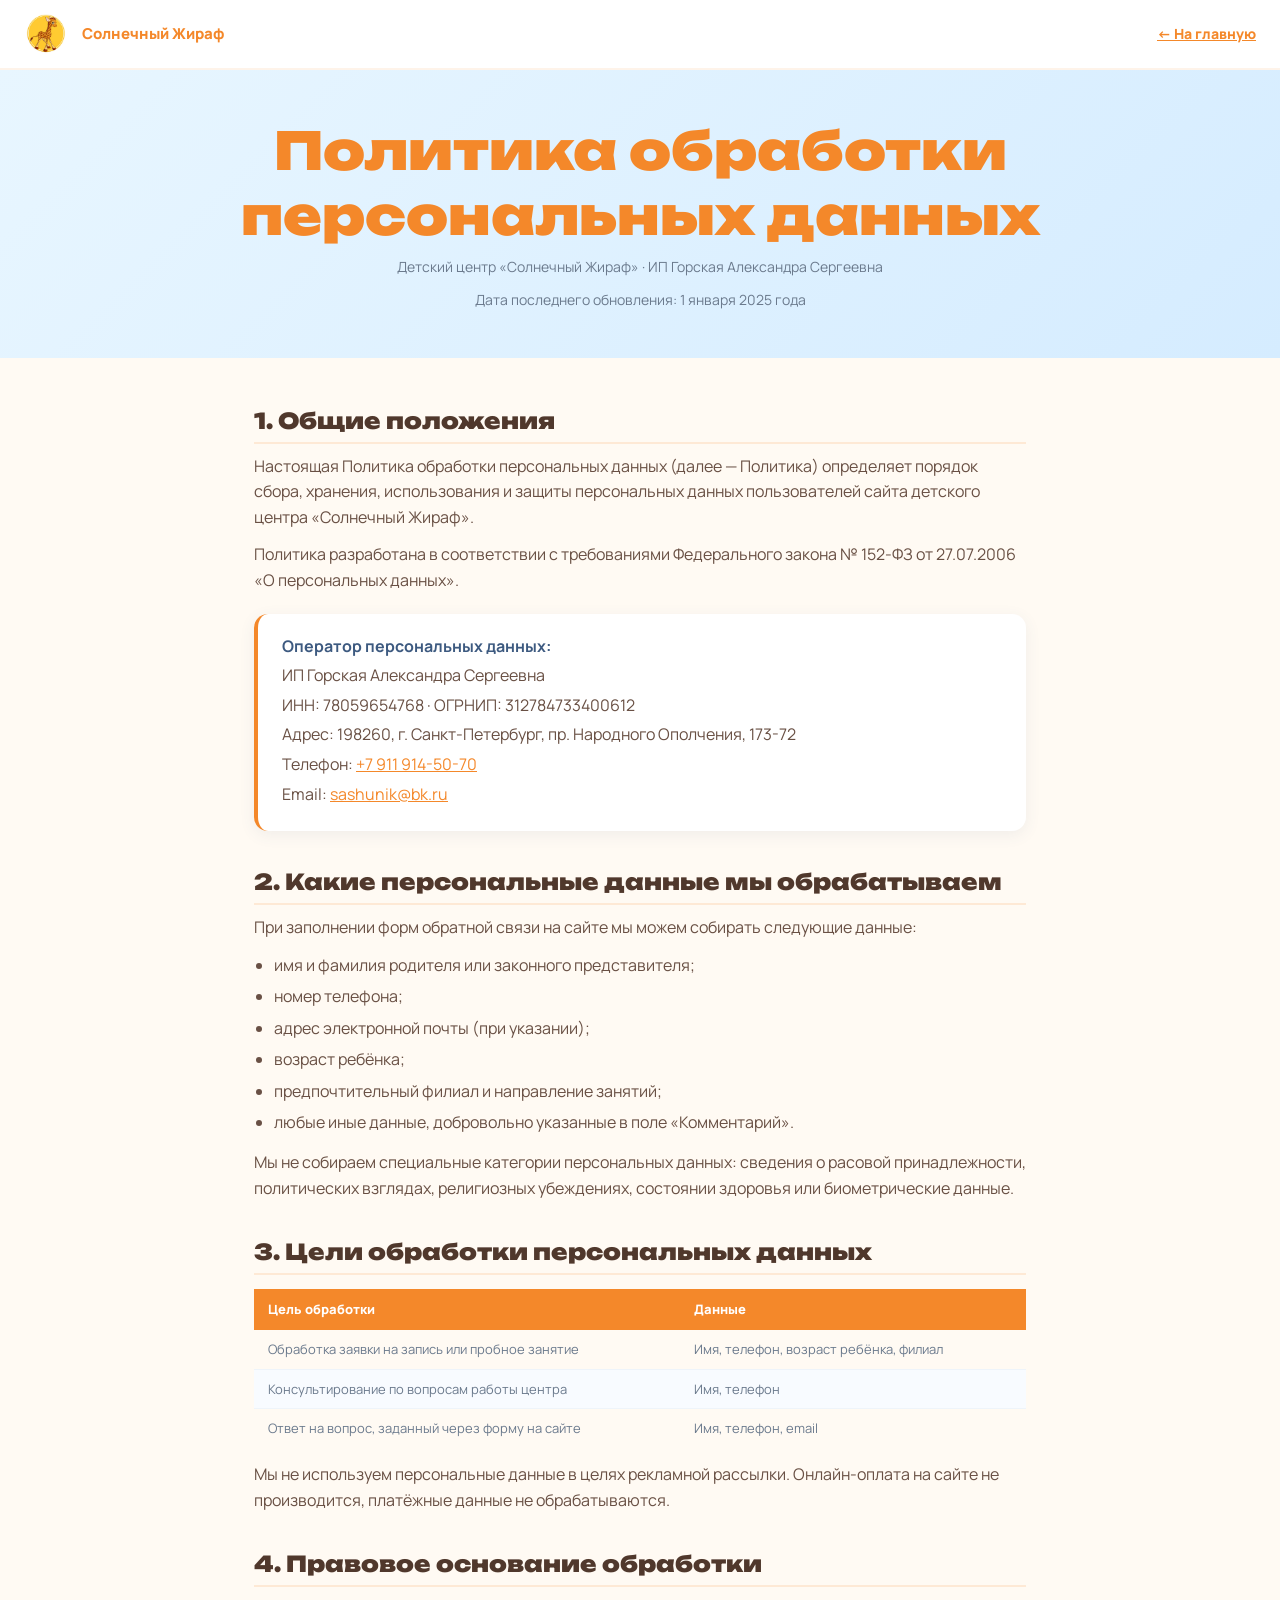
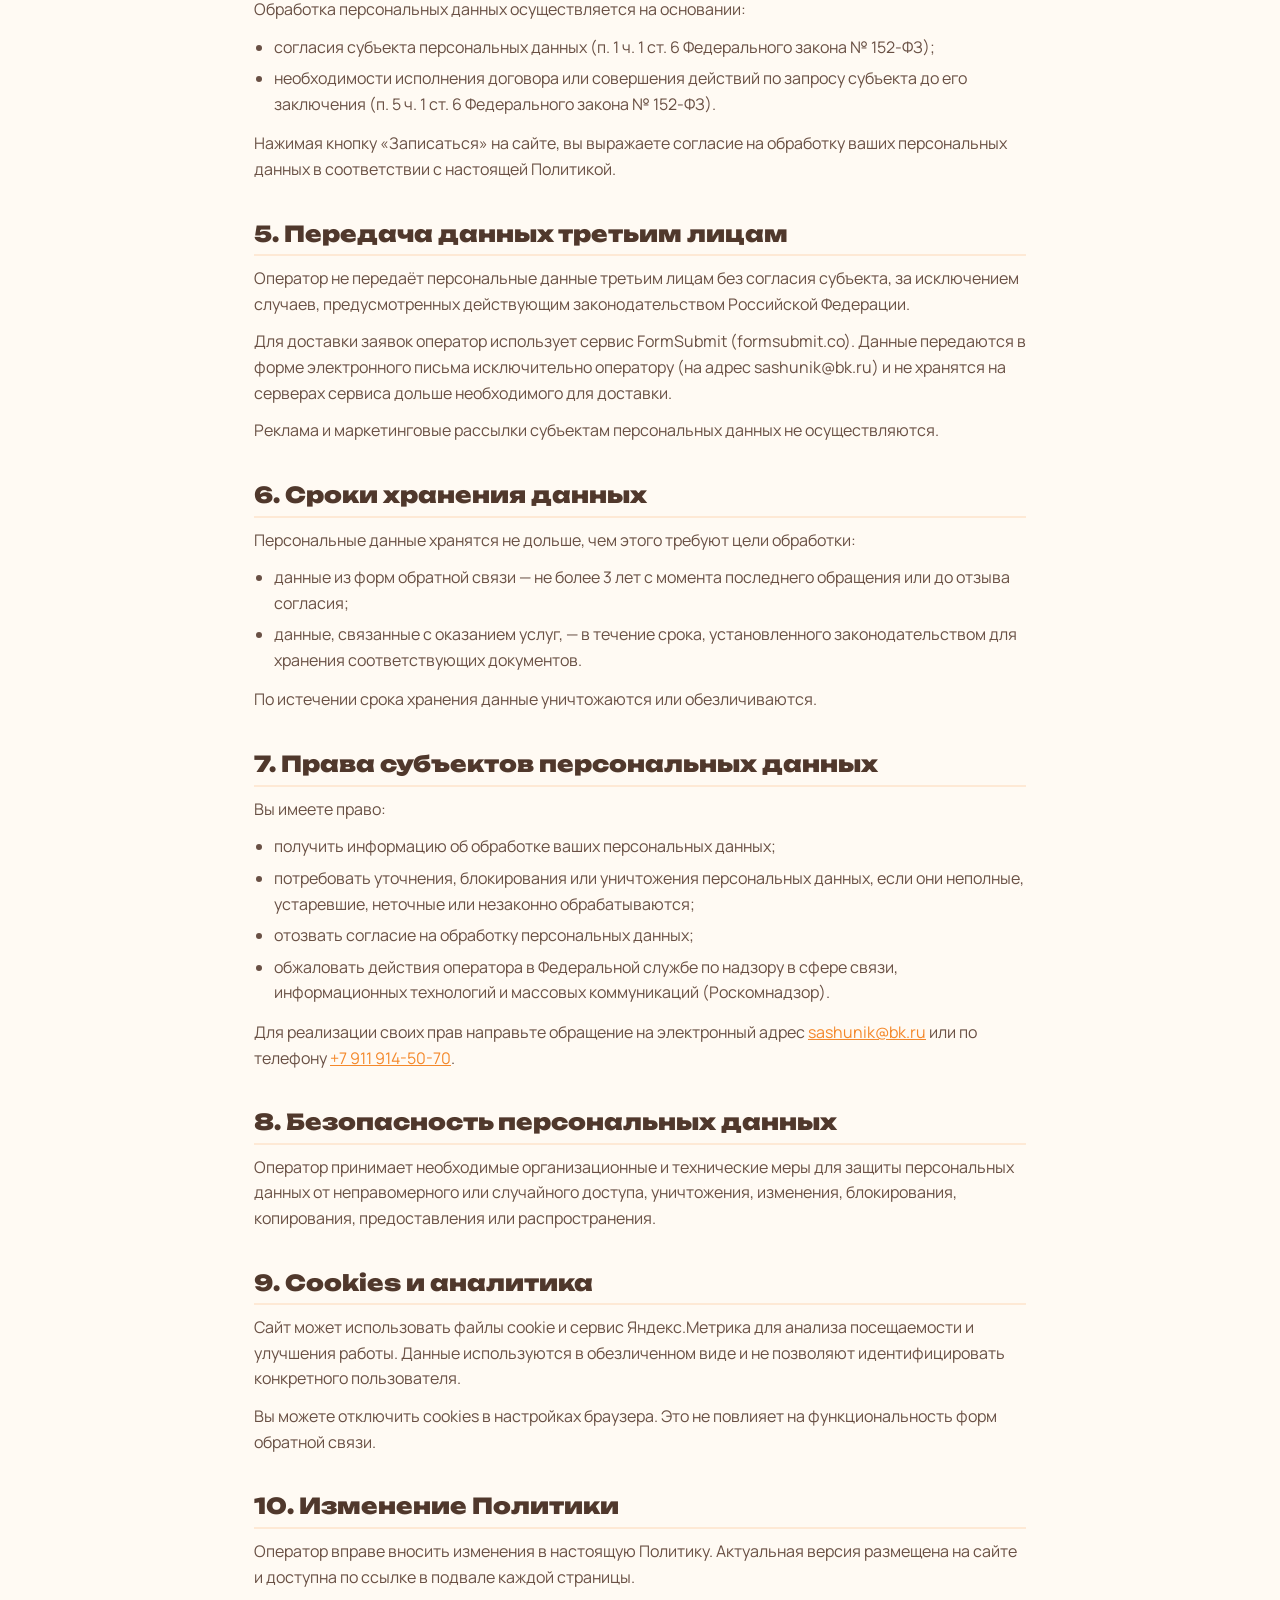
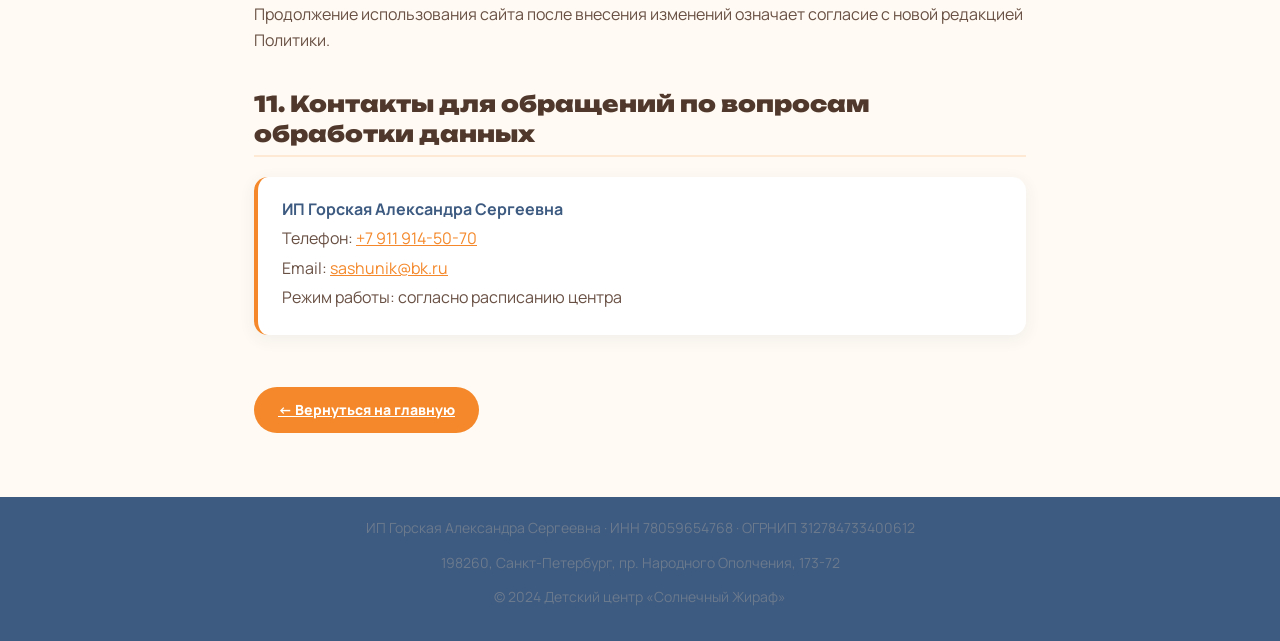
<file: privacy-policy.html>
<!DOCTYPE html>
<html lang="ru">
<head>
  <meta charset="UTF-8">
  <meta name="viewport" content="width=device-width, initial-scale=1.0">
  <title>Политика обработки персональных данных — Детский центр «Солнечный Жираф»</title>
  <meta name="robots" content="noindex, nofollow">
  <link rel="preconnect" href="https://fonts.googleapis.com">
  <link rel="preconnect" href="https://fonts.gstatic.com" crossorigin>
  <link href="https://fonts.googleapis.com/css2?family=Manrope:wght@400;500;600;700;800&family=Unbounded:wght@700;800&display=swap" rel="stylesheet">
  <style>
    :root {
      --orange: #F4882A;
      --blue: #3D5A80;
      --gray: #6B7A8D;
      --bg: #F5FAFF;
      --sky-lt: #EAF6FF;
    }
    *, *::before, *::after { box-sizing: border-box; margin: 0; padding: 0; }
    html { scroll-behavior: smooth; }
    body {
      font-family: 'Nunito', sans-serif;
      background: var(--bg);
      color: var(--blue);
      line-height: 1.75;
    }

    .nav {
      background: rgba(255,255,255,.97);
      border-bottom: 2px solid rgba(244,136,42,.1);
      padding: 12px 24px;
      display: flex; align-items: center; gap: 14px;
      box-shadow: 0 2px 12px rgba(61,90,128,.07);
    }
    .nav img { width: 44px; height: 44px; border-radius: 50%; object-fit: contain; }
    .nav-name { font-size: 15px; font-weight: 900; color: var(--orange); }
    .nav-back {
      margin-left: auto;
      display: inline-flex; align-items: center; gap: 6px;
      color: var(--orange); font-weight: 800; font-size: 14px;
    }
    .nav-back:hover { text-decoration: underline; }

    .hero-pp {
      background: linear-gradient(135deg, #E8F6FF, #D5ECFF);
      padding: 48px 24px 36px;
      text-align: center;
    }
    .hero-pp h1 { font-size: clamp(22px, 4vw, 36px); font-weight: 900; color: var(--orange); margin-bottom: 8px; }
    .hero-pp p { color: var(--gray); font-size: 14px; }

    .content {
      max-width: 820px; margin: 0 auto;
      padding: 48px 24px 64px;
    }

    h2 {
      font-size: 18px; font-weight: 900;
      color: var(--blue); margin: 36px 0 10px;
      padding-bottom: 6px;
      border-bottom: 2px solid rgba(244,136,42,.15);
    }
    h2:first-child { margin-top: 0; }

    p { margin-bottom: 12px; font-size: 14px; color: var(--gray); }

    ul { margin: 10px 0 14px 20px; }
    ul li { font-size: 14px; color: var(--gray); margin-bottom: 6px; }

    .info-box {
      background: #fff;
      border-radius: 14px;
      padding: 20px 24px;
      margin: 20px 0;
      box-shadow: 0 4px 16px rgba(61,90,128,.08);
      border-left: 4px solid var(--orange);
    }
    .info-box p { margin: 0 0 4px; }
    .info-box strong { color: var(--blue); }

    table { width: 100%; border-collapse: collapse; margin: 14px 0; font-size: 13px; }
    table th { background: var(--orange); color: #fff; padding: 10px 14px; text-align: left; font-weight: 800; }
    table td { padding: 9px 14px; border-bottom: 1px solid #EEF4FA; color: var(--gray); }
    table tr:last-child td { border-bottom: none; }
    table tr:nth-child(even) td { background: #F8FBFF; }

    .back-btn {
      display: inline-flex; align-items: center; gap: 8px;
      background: var(--orange); color: #fff;
      padding: 12px 24px; border-radius: 50px;
      font-weight: 800; font-size: 14px;
      margin-top: 32px;
    }
    .back-btn:hover { background: #d97015; }

    footer {
      background: var(--blue); color: rgba(255,255,255,.6);
      text-align: center; padding: 20px;
      font-size: 12px;
    }
    footer a { color: rgba(255,255,255,.7); }
  </style>
<link rel="stylesheet" href="typography.css">
</head>
<body class="legal-page">

<nav class="nav">
  <img src="photo_2026-03-06_17-56-13.jpg" alt="Солнечный Жираф">
  <span class="nav-name">Солнечный Жираф</span>
  <a href="index.html" class="nav-back">← На главную</a>
</nav>

<div class="hero-pp">
  <h1>Политика обработки персональных данных</h1>
  <p>Детский центр «Солнечный Жираф» · ИП Горская Александра Сергеевна</p>
  <p>Дата последнего обновления: 1 января 2025 года</p>
</div>

<div class="content">

  <h2>1. Общие положения</h2>
  <p>Настоящая Политика обработки персональных данных (далее — Политика) определяет порядок сбора, хранения, использования и защиты персональных данных пользователей сайта детского центра «Солнечный Жираф».</p>
  <p>Политика разработана в соответствии с требованиями Федерального закона № 152-ФЗ от 27.07.2006 «О персональных данных».</p>

  <div class="info-box">
    <p><strong>Оператор персональных данных:</strong></p>
    <p>ИП Горская Александра Сергеевна</p>
    <p>ИНН: 78059654768 · ОГРНИП: 312784733400612</p>
    <p>Адрес: 198260, г. Санкт-Петербург, пр. Народного Ополчения, 173-72</p>
    <p>Телефон: <a href="tel:+79119145070" style="color:var(--orange)">+7 911 914-50-70</a></p>
    <p>Email: <a href="mailto:sashunik@bk.ru" style="color:var(--orange)">sashunik@bk.ru</a></p>
  </div>

  <h2>2. Какие персональные данные мы обрабатываем</h2>
  <p>При заполнении форм обратной связи на сайте мы можем собирать следующие данные:</p>
  <ul>
    <li>имя и фамилия родителя или законного представителя;</li>
    <li>номер телефона;</li>
    <li>адрес электронной почты (при указании);</li>
    <li>возраст ребёнка;</li>
    <li>предпочтительный филиал и направление занятий;</li>
    <li>любые иные данные, добровольно указанные в поле «Комментарий».</li>
  </ul>
  <p>Мы не собираем специальные категории персональных данных: сведения о расовой принадлежности, политических взглядах, религиозных убеждениях, состоянии здоровья или биометрические данные.</p>

  <h2>3. Цели обработки персональных данных</h2>

  <table>
    <thead>
      <tr><th>Цель обработки</th><th>Данные</th></tr>
    </thead>
    <tbody>
      <tr><td>Обработка заявки на запись или пробное занятие</td><td>Имя, телефон, возраст ребёнка, филиал</td></tr>
      <tr><td>Консультирование по вопросам работы центра</td><td>Имя, телефон</td></tr>
      <tr><td>Ответ на вопрос, заданный через форму на сайте</td><td>Имя, телефон, email</td></tr>
    </tbody>
  </table>

  <p>Мы не используем персональные данные в целях рекламной рассылки. Онлайн-оплата на сайте не производится, платёжные данные не обрабатываются.</p>

  <h2>4. Правовое основание обработки</h2>
  <p>Обработка персональных данных осуществляется на основании:</p>
  <ul>
    <li>согласия субъекта персональных данных (п. 1 ч. 1 ст. 6 Федерального закона № 152-ФЗ);</li>
    <li>необходимости исполнения договора или совершения действий по запросу субъекта до его заключения (п. 5 ч. 1 ст. 6 Федерального закона № 152-ФЗ).</li>
  </ul>
  <p>Нажимая кнопку «Записаться» на сайте, вы выражаете согласие на обработку ваших персональных данных в соответствии с настоящей Политикой.</p>

  <h2>5. Передача данных третьим лицам</h2>
  <p>Оператор не передаёт персональные данные третьим лицам без согласия субъекта, за исключением случаев, предусмотренных действующим законодательством Российской Федерации.</p>
  <p>Для доставки заявок оператор использует сервис FormSubmit (formsubmit.co). Данные передаются в форме электронного письма исключительно оператору (на адрес sashunik@bk.ru) и не хранятся на серверах сервиса дольше необходимого для доставки.</p>
  <p>Реклама и маркетинговые рассылки субъектам персональных данных не осуществляются.</p>

  <h2>6. Сроки хранения данных</h2>
  <p>Персональные данные хранятся не дольше, чем этого требуют цели обработки:</p>
  <ul>
    <li>данные из форм обратной связи — не более 3 лет с момента последнего обращения или до отзыва согласия;</li>
    <li>данные, связанные с оказанием услуг, — в течение срока, установленного законодательством для хранения соответствующих документов.</li>
  </ul>
  <p>По истечении срока хранения данные уничтожаются или обезличиваются.</p>

  <h2>7. Права субъектов персональных данных</h2>
  <p>Вы имеете право:</p>
  <ul>
    <li>получить информацию об обработке ваших персональных данных;</li>
    <li>потребовать уточнения, блокирования или уничтожения персональных данных, если они неполные, устаревшие, неточные или незаконно обрабатываются;</li>
    <li>отозвать согласие на обработку персональных данных;</li>
    <li>обжаловать действия оператора в Федеральной службе по надзору в сфере связи, информационных технологий и массовых коммуникаций (Роскомнадзор).</li>
  </ul>
  <p>Для реализации своих прав направьте обращение на электронный адрес <a href="mailto:sashunik@bk.ru" style="color:var(--orange)">sashunik@bk.ru</a> или по телефону <a href="tel:+79119145070" style="color:var(--orange)">+7 911 914-50-70</a>.</p>

  <h2>8. Безопасность персональных данных</h2>
  <p>Оператор принимает необходимые организационные и технические меры для защиты персональных данных от неправомерного или случайного доступа, уничтожения, изменения, блокирования, копирования, предоставления или распространения.</p>

  <h2>9. Cookies и аналитика</h2>
  <p>Сайт может использовать файлы cookie и сервис Яндекс.Метрика для анализа посещаемости и улучшения работы. Данные используются в обезличенном виде и не позволяют идентифицировать конкретного пользователя.</p>
  <p>Вы можете отключить cookies в настройках браузера. Это не повлияет на функциональность форм обратной связи.</p>

  <h2>10. Изменение Политики</h2>
  <p>Оператор вправе вносить изменения в настоящую Политику. Актуальная версия размещена на сайте и доступна по ссылке в подвале каждой страницы.</p>
  <p>Продолжение использования сайта после внесения изменений означает согласие с новой редакцией Политики.</p>

  <h2>11. Контакты для обращений по вопросам обработки данных</h2>
  <div class="info-box">
    <p><strong>ИП Горская Александра Сергеевна</strong></p>
    <p>Телефон: <a href="tel:+79119145070" style="color:var(--orange)">+7 911 914-50-70</a></p>
    <p>Email: <a href="mailto:sashunik@bk.ru" style="color:var(--orange)">sashunik@bk.ru</a></p>
    <p>Режим работы: согласно расписанию центра</p>
  </div>

  <a href="index.html" class="back-btn">← Вернуться на главную</a>

</div>

<footer>
  <p>ИП Горская Александра Сергеевна · ИНН 78059654768 · ОГРНИП 312784733400612</p>
  <p>198260, Санкт-Петербург, пр. Народного Ополчения, 173-72</p>
  <p style="margin-top:6px;">© 2024 Детский центр «Солнечный Жираф»</p>
</footer>

</body>
</html>
</file>
<file: mobile-refresh.css>
.hero__addresses { color: var(--ink-2); font-size: 14px; margin: -18px 0 24px; }
.hero__mobile-giraffe { display: none; }
:root { --ink:#50382c; --ink-2:#695044; --ink-3:#866f60; }
.hero__chip--1 { top:10%; left:-12%; right:auto; bottom:auto; }
.hero__chip--2 { top:29%; left:-12%; right:auto; bottom:auto; }
.hero__chip--3 { top:48%; left:-12%; right:auto; bottom:auto; }
.hero__chip--4 { top:67%; left:-12%; right:auto; bottom:auto; }


.hero { background:radial-gradient(ellipse at 65% 30%,#f8e7c9aa,transparent 65%),linear-gradient(180deg,#fbf0df,#fff9ef); }
.hero__blob { display:none; }









.hero__intro,.hero__details { display:block; }
.hero__intro { font-weight:600; margin-bottom:10px; }
.hero__cta .hero__addresses { flex-basis:100%; margin:0; }
.sample-visual { display:flex; align-items:center; justify-content:center; gap:16px; background:linear-gradient(130deg,#fff5df,#ffebca); padding:24px 16px; min-height:170px; }
.sample-visual img { width:92px; height:110px; object-fit:contain; }
.sample-visual span { font-family:var(--font-display); font-size:16px; line-height:1.5; color:#a85515; }
.dir--sample .dir__go { width:auto; height:44px; padding:0 14px; border-radius:24px; font-size:13px; font-weight:700; gap:8px; display:inline-flex; }
.floating-cta { visibility:hidden; opacity:0; pointer-events:none; transform:translateY(16px); transition:opacity .2s,transform .2s; }
.floating-cta.is-visible { visibility:visible; opacity:1; pointer-events:auto; transform:none; }
section[id] { scroll-margin-top:90px; }
@media(max-width:600px) {
 .nav__inner { padding:10px 18px; gap:10px; justify-content:space-between; }
 .nav__brand { gap:9px; }
 .nav__logo { width:36px; height:36px; }
 .nav__name { font-size:13px; white-space:nowrap; }
 .nav__sub { font-size:10px; margin-top:2px; }
 .nav__burger { flex-shrink:0; width:40px; height:40px; box-shadow:none; }
 .hero { padding:28px 0 30px; }
 .hero .wrap { padding:0 20px; }
 .hero__inner { display:block; }
 .hero__eyebrow { display:none; }
 .hero__title { font-size:clamp(22px,6.1vw,32px); line-height:1.25; letter-spacing:-.045em; margin-bottom:14px; }
 .hero__lead { font-size:15px; line-height:1.6; margin:0 auto 12px; max-width:330px; text-align:center; }
 .hero__intro { font-size:15px; font-weight:700; color:var(--ink-2); }
 .hero__details { font-size:14px; color:var(--ink-2); }
 .hero__cta .hero__addresses { display:block; font-size:12px; line-height:1.5; color:var(--ink-2); text-align:center; margin:-5px 0 0; }
 .hero__mobile-giraffe { display:none; }
 .hero__visual { display:block; width:210px; max-width:65%; margin:26px 0 30px auto; }
 .hero__giraffe { animation:bob 5s ease-in-out infinite; box-shadow:0 10px 28px #ff7a1a24,inset 0 0 0 7px #ffffff66; }
 .hero__chip { padding:6px 8px; gap:5px; font-size:10px; white-space:nowrap; min-height:32px; }
 .hero__chip .ico { width:20px; height:20px; }
 .hero__chip .ico svg { width:12px; height:12px; }
 .hero__chip { animation:none; }
 .hero__chip--1 { top:7%; left:-54%; right:auto; bottom:auto; }
 .hero__chip--2 { top:29%; left:-54%; right:auto; bottom:auto; }
 .hero__chip--3 { top:51%; left:-54%; right:auto; bottom:auto; }
 .hero__chip--4 { top:73%; left:-54%; right:auto; bottom:auto; }
 .ticker { padding:13px 0; }
 .ticker__item { font-size:16px; font-weight:600; }
 .ticker__item::after { font-size:13px; }
 .hero__cta { display:flex; flex-direction:column; gap:10px; margin:0; align-items:stretch; }
 .hero__cta .btn--orange { width:100%; padding:16px 20px; font-size:16px; box-shadow:0 7px 18px #ff7a1a24; }
 .hero__cta .btn--ghost { padding:14px 20px; font-size:15px; border:1.5px solid #d99b60; background:#fffaf1; color:var(--ink-2); width:100%; }
 .hero__stats { display:none; }
 .hero__stat:nth-child(3) { grid-column:auto; }
 .hero__stat .num { font-size:clamp(15px,4.3vw,18px); line-height:1.25; }
 .hero__stat .lbl { font-size:11px; line-height:1.45; margin-top:6px; }
 .floating-cta { left:16px; right:16px; bottom:12px; padding:8px 10px 8px 16px; border:1px solid var(--line); box-shadow:0 4px 20px #1a1f2e18; font-size:12px; }
 .floating-cta .btn { box-shadow:none; padding:10px 16px; }
 .dir--sample { grid-column:1/-1; border:1px solid #f0e5d5; border-radius:24px; overflow:hidden; }
 .dir--sample .sample-visual { min-height:145px; padding:16px; }
 .dir--sample .sample-visual img { width:88px; height:105px; }
 .dir--sample .sample-visual span { font-size:20px; }
 .dir--sample .dir__body { padding:20px; }
 .dir--sample .dir__title { font-size:20px; }
 .dir--sample .dir__desc { font-size:14px; line-height:1.65; }
}
.hero__branch-label { flex-basis:100%; font-size:14px; color:var(--ink-2); margin:6px 0 0; }
.hero__addresses { display:flex!important; gap:8px; flex-wrap:wrap; }
.hero__addresses>span { display:none; }
.hero__addresses a { display:inline-flex; align-items:center; justify-content:center; min-height:44px; padding:10px 14px; border:1px solid #dfc6a5; border-radius:24px; background:#fff8eb; color:var(--ink-2); font-size:12px; font-weight:600; text-decoration:none; }
.hero__addresses a:hover { background:#f9ebd6; }
.hero__addresses a:hover { color:var(--orange-dk); }
@media(max-width:600px) { .hero__cta .hero__addresses { margin-top:0; justify-content:center; } .hero__branch-label { text-align:center; margin-top:4px; } }
@media(prefers-reduced-motion:reduce) {
 html { scroll-behavior:auto; }
 .hero__giraffe,.hero__chip { animation:none; }
 .fi { opacity:1; transform:none; }
}


@media (min-width:601px) {
 .hero__cta .hero__addresses { order:-1; margin:0 0 6px; font-size:14px; color:var(--ink-2); }
}

/* Clean background: decorative elements disabled. */

.hero { background:#fff8ed; }

/* Reading progress pinned to the top of the screen. */
.scroll-progress { height:4px; background:var(--orange); box-shadow:0 1px 5px rgba(255,122,26,.18); pointer-events:none; }

/* Clearer scroll progress with a full-width track. */
body::before { content:''; position:fixed; top:0; left:0; right:0; height:7px; background:#ffe5c9; z-index:999; pointer-events:none; }
.scroll-progress { height:7px; background:#ff7a1a; box-shadow:0 1px 4px #ff7a1a40; z-index:1000; }

.branch[id] { scroll-margin-top:90px; }

/* Soft cream transition, with warmth behind the giraffe. */
.hero { background:linear-gradient(180deg,#fffaf2 0%,#fff7eb 28%,#fae8cb 57%,#fff5e5 76%,#fffaf3 100%); }
</file>
<file: typography.css>
/* Shared type scale: mobile first, desktop headings grow at 761px. */
:root {
 --type-body:16px; --type-small:14px; --type-label:13px;
 --type-h1:26px; --type-h2:24px; --type-h3:18px;
 --text-leading:1.6; --heading-leading:1.2;
}
body { font-size:var(--type-body); line-height:var(--text-leading); }
.team-grid { display:grid; grid-template-columns:repeat(3,minmax(0,1fr)); gap:20px; }
.team-card { min-width:0; padding:24px; border:1px solid #eadfce; border-radius:24px; background:#fffdf8; }
.team-card__head { display:flex; gap:12px; align-items:flex-start; }
.team-card__head>div { min-width:0; }
.team-card__initials { flex:0 0 48px; height:48px; display:grid; place-items:center; background:#ffe7bc; color:var(--ink); border-radius:50%; font-size:16px; font-weight:700; }
.team-card h3 { overflow-wrap:anywhere; }
.team-card__role { font-size:14px; line-height:1.5; color:var(--ink-2); margin-top:8px; }
.team-card__branch { font-size:14px; line-height:1.5; color:var(--ink-2); margin-top:16px; font-weight:600; }
.team-card__directions { font-size:16px; line-height:1.6; margin-top:14px; }
.team-card .direction-details { margin:16px 0 0; }
.team-card .direction-details summary { font-size:14px; }
.team-card .direction-details p { font-size:16px; line-height:1.6; }
.team-cta { margin-top:28px; text-align:center; }
.team-cta .btn { white-space:normal; }
@media(max-width:1000px) { .team-grid { grid-template-columns:repeat(2,minmax(0,1fr)); } }
@media(max-width:600px) { .team-grid { grid-template-columns:minmax(0,1fr); gap:16px; } .team-card { padding:20px; } }
.october-schedule { margin-block:32px; padding:24px; background:#fff8ec; border:1px solid #ead8bf; border-radius:24px; }
.october-schedule>p { font-size:14px; line-height:1.6; margin-block:12px 20px; color:var(--ink-2); }
.october-schedule details { padding-block:14px; border-top:1px solid #ead8bf; }
.october-schedule summary { min-height:32px; cursor:pointer; font-weight:700; }
.october-schedule ul { padding-left:20px; }
.october-schedule li { font-size:16px; line-height:1.6; margin-top:12px; }
.direction-schedule { font-size:14px; line-height:1.6; color:var(--ink-2); margin:0 0 20px; }
.dir--october .dir__img { height:auto; aspect-ratio:5/6; background:#fff8ec; }
.dir--october .dir__img img { object-fit:contain; width:100%; height:100%; }
.october-cover { padding:32px 20px; min-height:180px; background:#fff1d9; font-family:var(--font-display); font-size:22px; }
.form-section__grid { grid-template-columns:repeat(2,minmax(0,1fr)); }
.form-section__grid>*,.form-card,.field,.field--row>* { min-width:0; }
.field--row { grid-template-columns:repeat(2,minmax(0,1fr)); }
.form-card input,.form-card select,.form-card textarea { min-width:0; max-width:100%; }
.form-section h2,.form-section p,.form-section__features li { overflow-wrap:break-word; }
.form-card .btn { white-space:normal; }
@media(max-width:760px) {
 .form-section { padding:28px 18px; border-radius:28px; }
 .form-section__grid { grid-template-columns:minmax(0,1fr); gap:28px; }
 .form-card { width:100%; padding:22px 18px; border-radius:24px; }
 .form-section__features li { align-items:flex-start; font-size:16px; line-height:1.6; }
 .form-section__features svg { margin-top:5px; }
 .form-section .form-card p { color:var(--ink-2); }
 .form-section .form-card .consent { font-size:13px; }
 .field--row { grid-template-columns:minmax(0,1fr); gap:14px; }
 .field input,.field select,.field textarea { padding:13px 12px; }
}
.legal-page { font-family:'Manrope',system-ui,sans-serif; color:#50382c; background:#fffaf3; }
.legal-page h1,.legal-page h2 { font-family:'Unbounded','Manrope',sans-serif; }
.legal-page .hero-pp h1 { font-size:var(--type-h1); line-height:1.25; }
.legal-page .content h2 { font-size:var(--type-h3); line-height:1.35; color:#50382c; }
.legal-page .content p,.legal-page .content li { font-size:var(--type-body); line-height:var(--text-leading); color:#695044; }
.legal-page .hero-pp p { font-size:var(--type-small); line-height:1.5; }
.hero h1 { font-size:var(--type-h1); line-height:var(--heading-leading); letter-spacing:-.025em; }
.section h2,.teachers h2 { font-size:var(--type-h2)!important; line-height:var(--heading-leading); letter-spacing:-.025em; }
.section h3,.dir__title,.branch__title,.contact__addr,.scheme__step h3 {
 font-size:var(--type-h3)!important; line-height:1.3; letter-spacing:-.015em;
}
.hero__lead,.hero__intro,.hero__details,.shead p,.lead,
.branch__desc,.why__card p,.help__text,.dir__desc,.scheme__step p,
.feat__content p,.feat__list,.teachers p,.rev__text,
.form-section p,.form-card>p,.form-success p,.contacts__cta p,.seo-text,
.footer__desc { font-size:var(--type-body); line-height:var(--text-leading); }
.hero__lead { max-width:540px; }
.hero__intro { font-weight:600; }
.shead h2 { margin-top:12px; }
.shead p { margin-top:16px; }
.shead { margin-bottom:32px; }
.branch__desc,.dir__desc,.why__card p { margin-top:12px; }
.branch__loc,.contact__city,.branch__hours td,.contact__hours td,
.hero__branch-label,.hero__cta .hero__addresses,.hero__addresses a,
.rev__name,.footer__col a,.footer__col p { font-size:var(--type-small); line-height:1.5; }
.eyebrow,.dir__tag,.rev__src,.rev__sub,.branch__hours h4,.field label,
.consent,.form-card .consent,.footer__bottom { font-size:var(--type-label); line-height:1.5; }
.btn,.btn--lg,.hero__cta .btn--orange,.hero__cta .btn--ghost,
.field input,.field select,.field textarea { font-size:var(--type-body); }
.btn--sm,.floating-cta,.floating-cta .btn,.dir--sample .dir__go { font-size:var(--type-small); }
.dir__price { font-size:20px; line-height:1.3; }
.dir__price small,.ptable td:last-child small { font-size:12px; line-height:1.5; }
.ptable td { font-size:var(--type-small); line-height:1.5; }
.section { padding-block:64px; }
.section--tight { padding-block:48px; }
@media(max-width:600px) {
 .hero__lead { max-width:330px; }
 .hero__title { margin-bottom:18px; }
 .hero__intro { margin-bottom:12px; }
 .hero__addresses a { padding:10px 12px; }
 .hero__chip { font-size:12px; min-height:40px; padding:7px 9px; }
 .hero__visual { width:200px; }
 .hero__chip--1,.hero__chip--2,.hero__chip--3,.hero__chip--4 { left:-60%; }
 .dirs { grid-template-columns:1fr; }
 .dir--sample .dir__title { font-size:var(--type-h3); }
}
@media(min-width:761px) {
 :root { --type-h1:clamp(36px,4.2vw,52px); --type-h2:clamp(30px,3.6vw,44px); --type-h3:22px; }
 .section { padding-block:100px; }
 .section--tight { padding-block:72px; }
 .shead { margin-bottom:40px; }
}

.direction-details { margin-bottom:20px; font-size:16px; line-height:1.6; color:var(--ink-2); }
.direction-details summary { cursor:pointer; font-size:14px; font-weight:700; min-height:44px; display:list-item; padding-block:10px; }
.direction-details p { margin-top:12px; }
.dance-package { display:block; margin-top:10px; }

/* Keep the labelled trial button level on hover. */
.dir--sample:hover .dir__go { transform:none; }
.dir--sample .dir__go svg { transition:transform .2s ease; }
@media(hover:hover) { .dir--sample .dir__go:hover svg { transform:translateX(2px); } }
@media(prefers-reduced-motion:reduce) { .dir--sample .dir__go svg { transition:none; } }

/* Recomposition: square illustrations without poster panels or cropping. */
#directions .dir__img { aspect-ratio:1; height:auto; }
#directions .dir__img img { object-fit:contain; }
#directions .dir:hover .dir__img img { transform:none; }
/* Portrait layout approved by client. */
.team-card__photo { width:90px; height:126px; flex:0 0 90px; object-fit:cover; object-position:center 30%; border-radius:16px; }
.team-card__head:has(.team-card__photo) { align-items:center; gap:14px; }
.team-card__head:has(.team-card__photo) h3 { font-size:15px; line-height:1.4; }
.team-card__head:has(.team-card__photo) .team-card__role { font-size:13px; }

/* Compact course overview with native, keyboard-accessible disclosure. */
#directions .dir { justify-content:flex-start; }
#directions .dir__body { flex:1; display:flex; flex-direction:column; min-width:0; }
#directions .dir__img { height:200px; aspect-ratio:auto; background:var(--cream); }
#directions .dir__img img { width:100%; height:100%; object-fit:contain; }
#directions .dir__title { margin-bottom:12px; }
#directions .course-price { font-size:22px; font-weight:800; margin-bottom:12px; }
#directions .course-details { margin-top:auto; }
#directions .course-details>summary { cursor:pointer; min-height:44px; padding:10px 0; color:var(--orange,#ff7a16); font-weight:700; }
#directions .course-less { display:none; }
#directions .course-details[open] .course-more { display:none; }
#directions .course-details[open] .course-less { display:inline; }
#directions .course-details__content { padding-top:12px; border-top:1px solid #eadfce; }
#directions .course-details__price { font-size:22px; font-weight:800; margin:18px 0; }
#directions .course-details__price small { display:block; font-size:13px; font-weight:500; }
#directions .course-details__content .btn { margin-top:4px; }
@media(max-width:760px) { #directions .dir__img { height:180px; } #directions .dir__body { padding:20px; } #directions .sample-visual { min-height:0; height:140px; } }

/* Shorter page: combined sections and progressively disclosed collections. */
.about-compact,.celebration-grid { display:grid; grid-template-columns:repeat(2,minmax(0,1fr)); gap:20px; }
.about-compact article,.celebration-card { min-width:0; padding:24px; border-radius:24px; background:var(--cream); }
.about-compact h3,.celebration-card h3 { margin:0 0 12px; font-size:var(--type-h3); }
.about-compact p,.celebration-card p { font-size:16px; line-height:1.6; margin:0 0 16px; }
.celebration-card .btn { white-space:normal; text-align:center; }
.collection-actions { text-align:center; margin-top:24px; }
.team-expand { display:none; }
.revs.collection-collapsed>.rev:nth-child(n+4) { display:none; }
@media(max-width:760px) {
 .about-compact,.celebration-grid { grid-template-columns:minmax(0,1fr); gap:14px; }
 .about-compact article,.celebration-card { padding:20px; }
 .team-grid.collection-collapsed>.team-card:nth-child(n+4) { display:none; }
 .team-expand { display:inline-flex; }
}
</file>
<file: branches.css>
.hero__trial-price { flex-basis:100%; margin:0; font-size:14px; line-height:1.5; color:var(--ink-2); }
.branch-picker,.branch-swipe-hint { display:none; }
.branch__hours summary { cursor:pointer; font-size:14px; font-weight:700; color:var(--ink-2); min-height:32px; }
.branch__hours[open] summary { margin-bottom:12px; }
.branch__hours td { overflow-wrap:anywhere; }
@media(max-width:760px) {
 .hero__trial-price { text-align:center; margin-top:-3px; }
 .branch-picker { display:flex; flex-wrap:wrap; gap:8px; margin-bottom:10px; }
 .branch-picker button { padding:10px 16px; border:1px solid #dfc6a5; border-radius:24px; font-size:14px; min-height:44px; color:var(--ink-2); }
 .branch-picker button[aria-pressed=true] { background:var(--orange); border-color:var(--orange); color:white; }
 .branch-swipe-hint { display:block; font-size:13px; color:var(--ink-3); margin-bottom:16px; }
 #branches .branches { display:flex; gap:14px; overflow-x:auto; scroll-snap-type:x mandatory; scroll-padding-inline:0; align-items:flex-start; padding:0 24px 16px 0; scrollbar-width:thin; scrollbar-color:#dfc6a5 transparent; }
 #branches .branch { flex:0 0 88%; min-width:0; padding:24px 20px; border-radius:28px; scroll-snap-align:start; scroll-snap-stop:always; }
 .branch__addr { font-size:14px; line-height:1.5; }
 .branch__hours { padding:14px; margin-block:20px; }
 .branch__hours td { font-size:13px; line-height:1.5; }
 .branch__btns { gap:8px; }
 .branch__btns .btn { padding:11px 14px; min-height:44px; }
 .branch-picker button:focus-visible,.branch__hours summary:focus-visible { outline:2px solid var(--orange-dk); outline-offset:3px; }
}

@media(min-width:761px) { .hero__branch-label { display:none; } }
</file>
<file: age-filter.css>
.age-picker { margin:0 0 24px; }
.age-picker__label { display:block; font-size:16px; font-weight:700; margin-bottom:12px; color:var(--ink); }
.age-picker__buttons { display:flex; flex-wrap:wrap; gap:8px; }
.age-picker button { min-height:44px; padding:10px 16px; border:1px solid #dfc6a5; border-radius:24px; color:var(--ink-2); background:#fffaf1; font-size:14px; font-weight:600; }
.age-picker button[aria-pressed=true] { background:var(--orange); border-color:var(--orange); color:white; }
.age-picker button:focus-visible { outline:2px solid var(--orange-dk); outline-offset:3px; }
#age-results { font-size:14px; line-height:1.5; margin-top:12px; color:var(--ink-2); }
#directions .dir[hidden] { display:none; }
</file>
